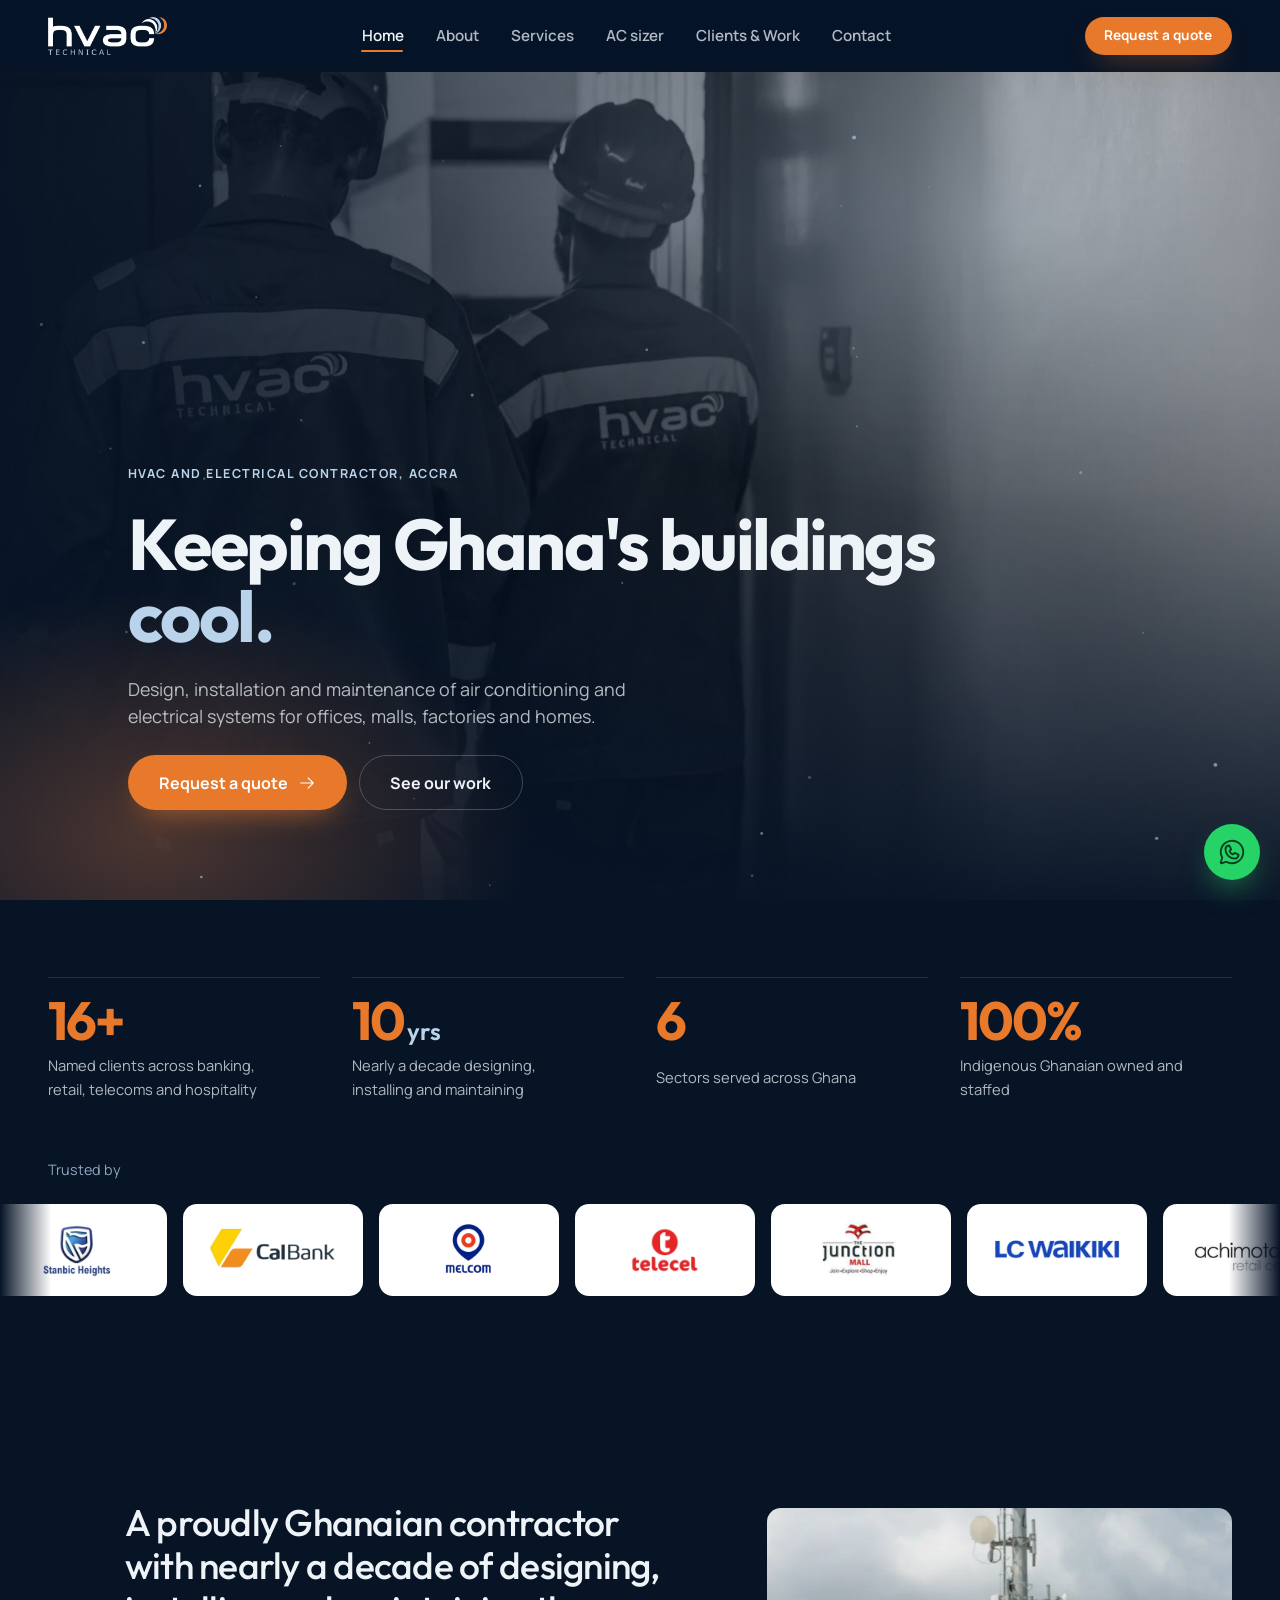
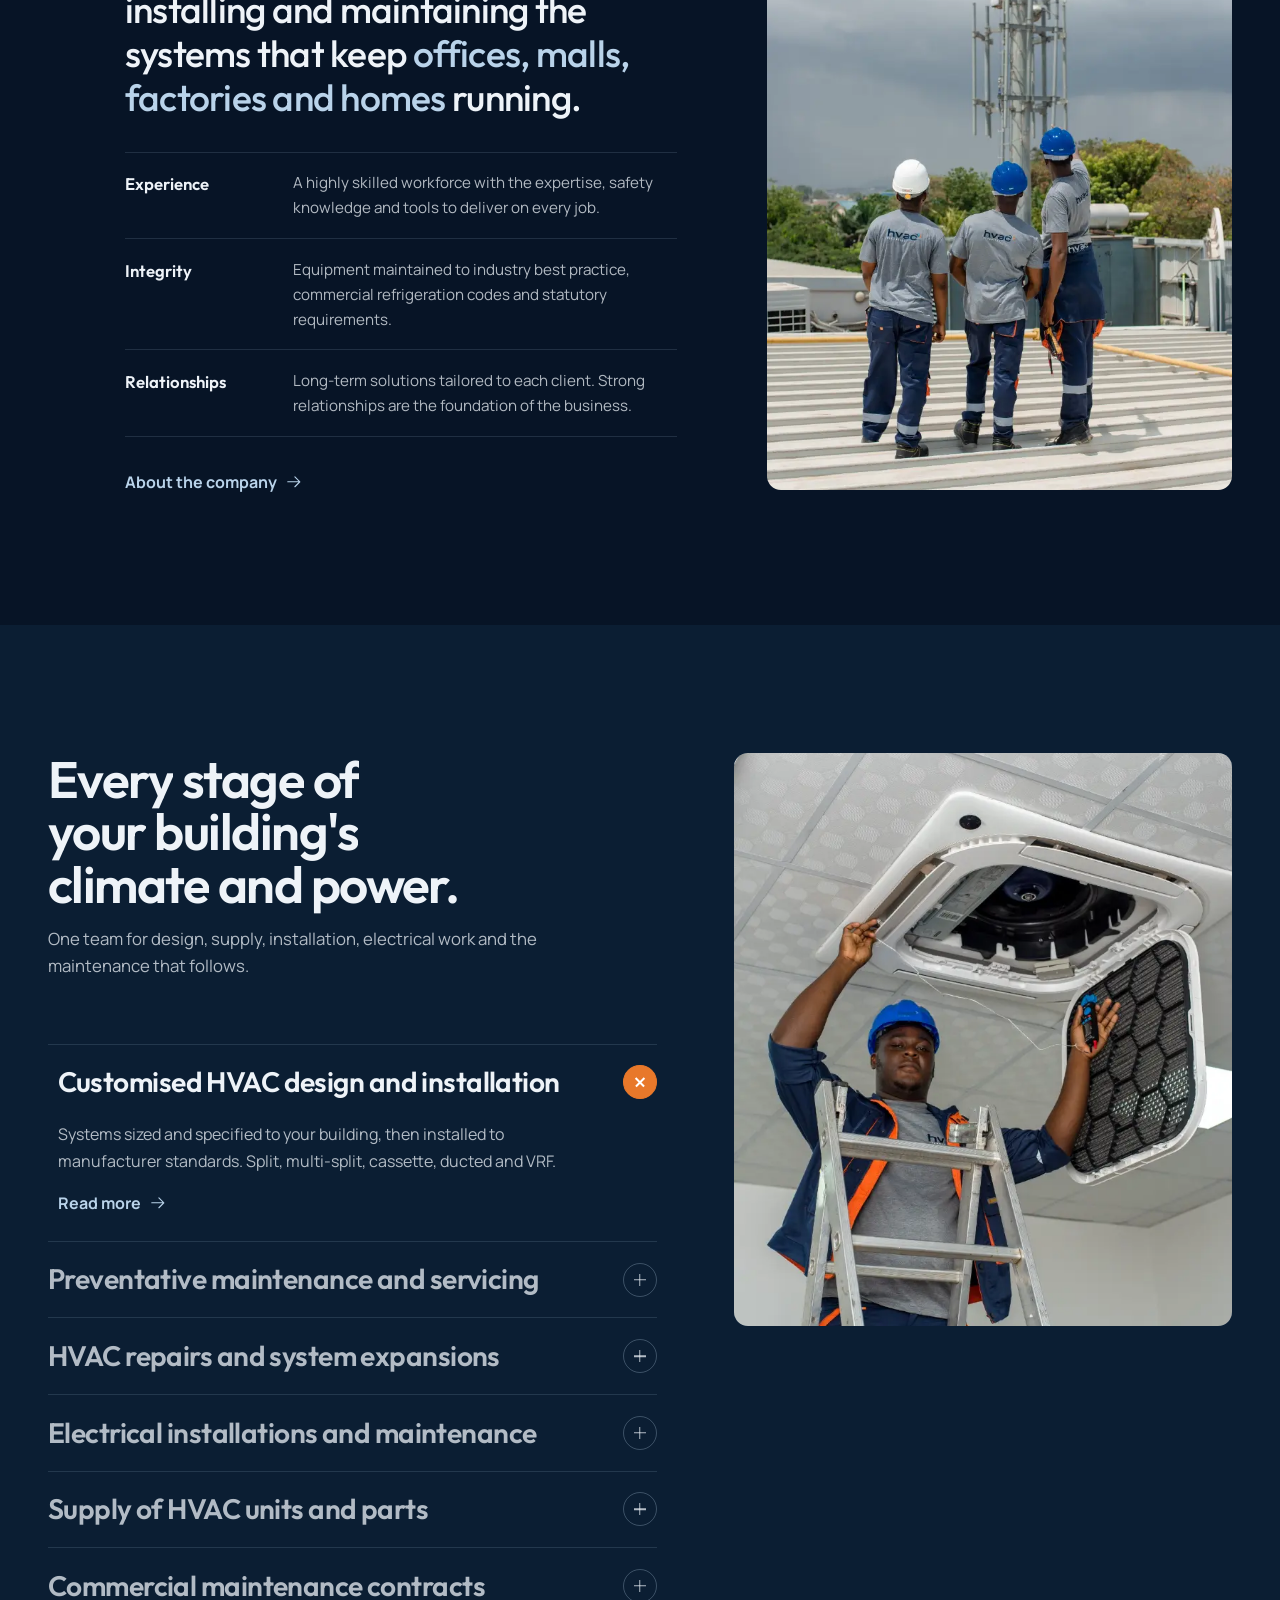
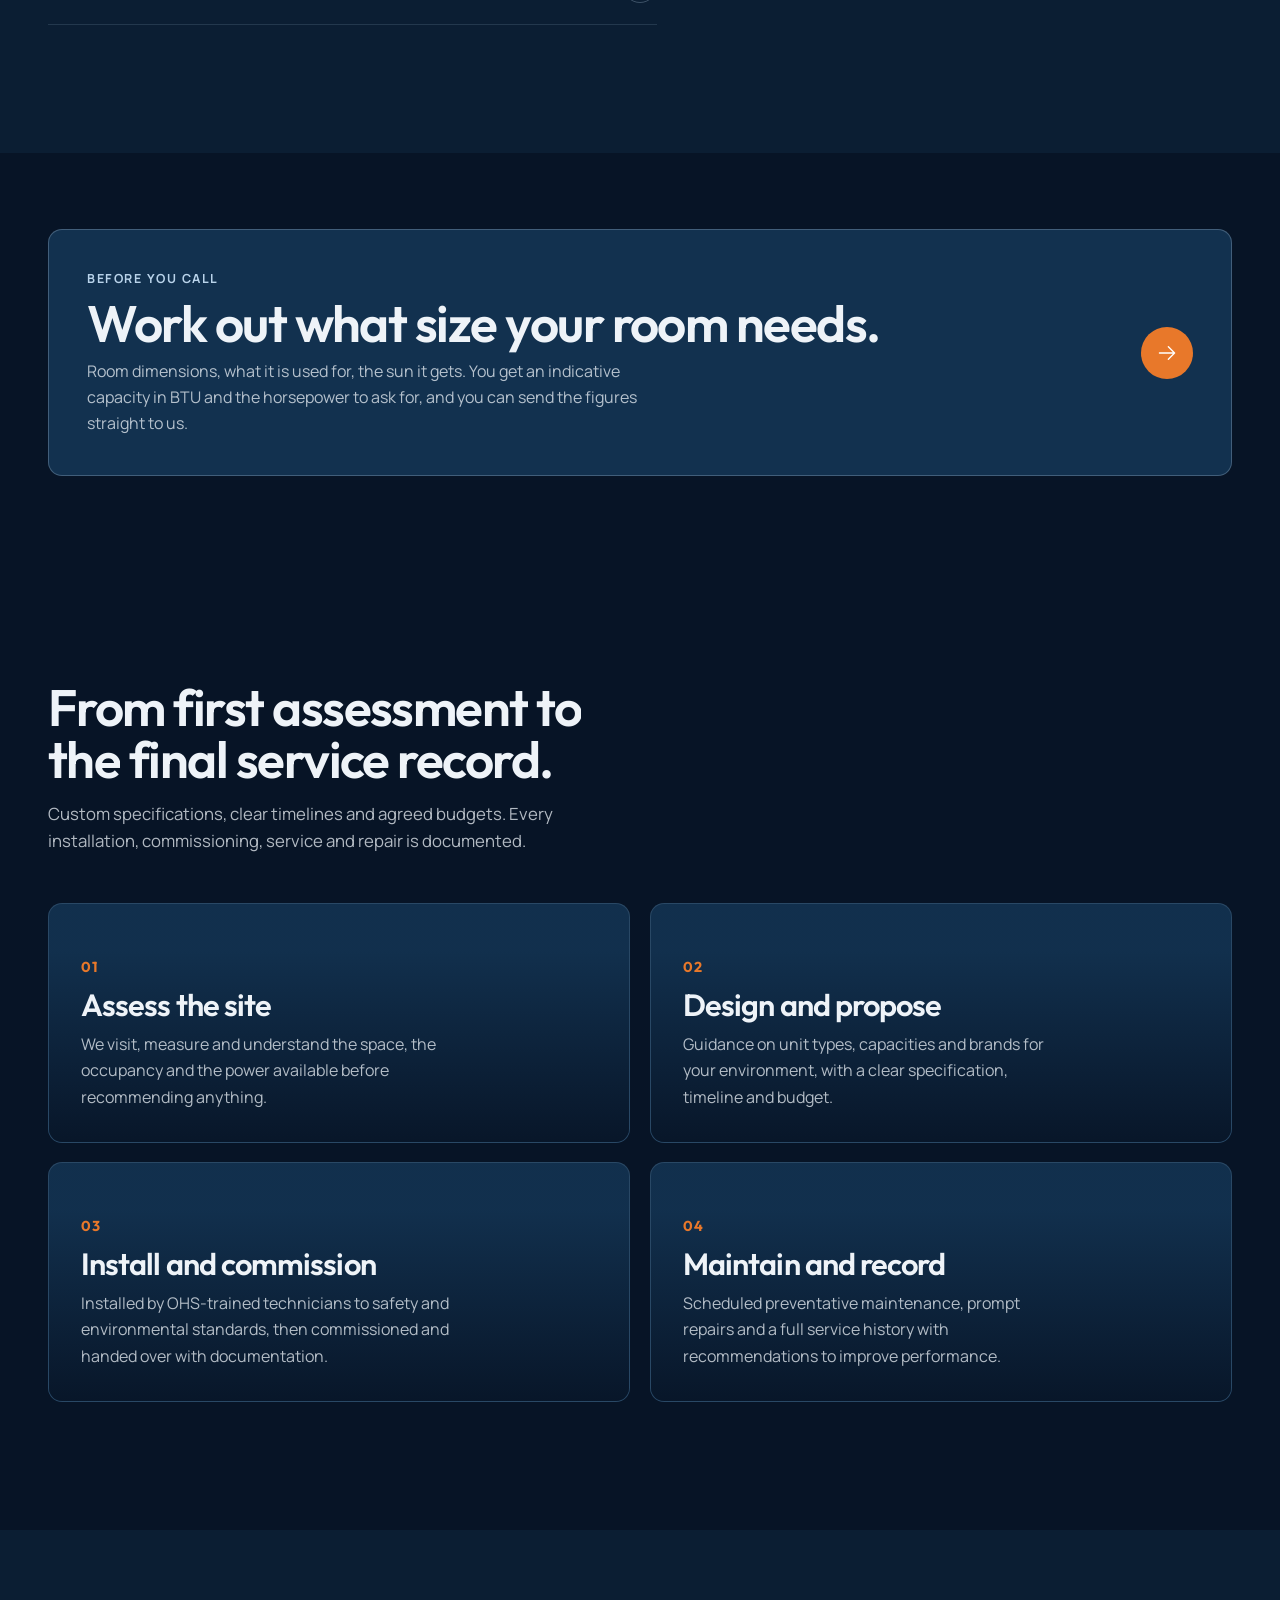
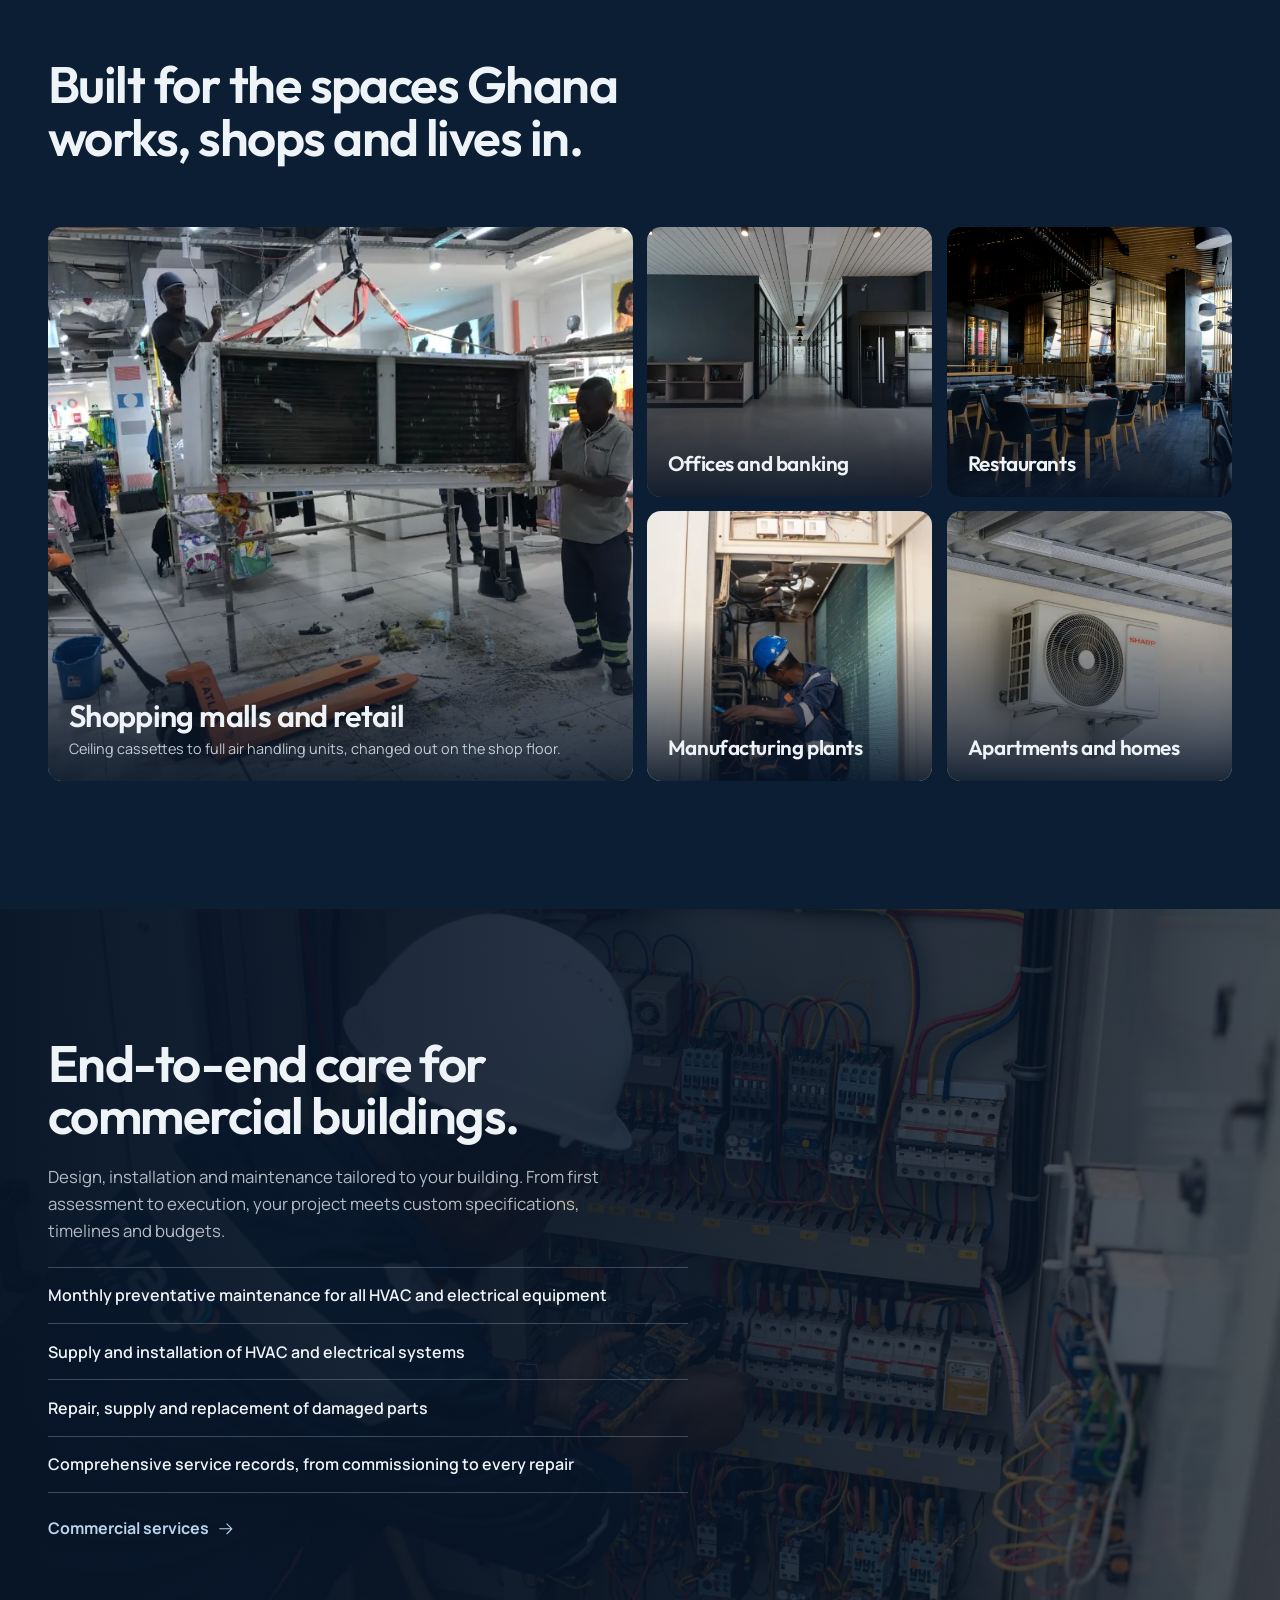
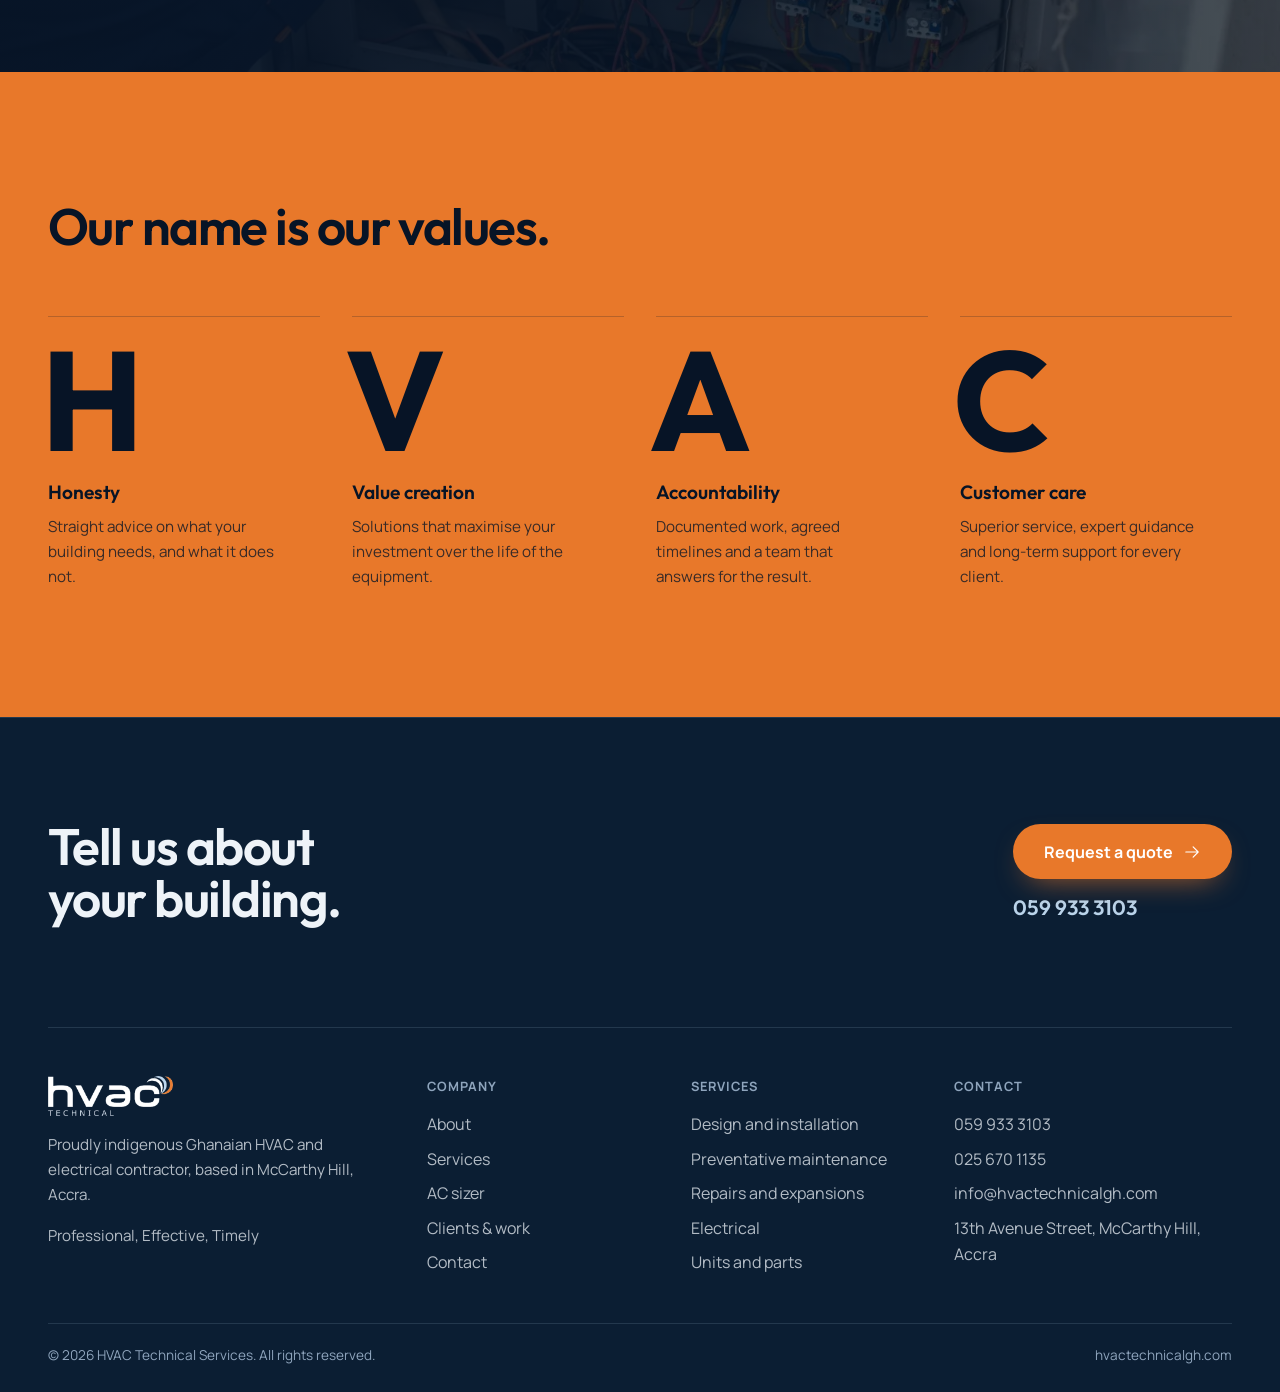
<file: index.html>
<!DOCTYPE html>
<html lang="en-GH">
<head>
  <meta charset="utf-8">
  <meta name="viewport" content="width=device-width, initial-scale=1">
  <title>HVAC Technical Services | Air Conditioning & Electrical Contractor, Accra, Ghana</title>
  <meta name="description" content="HVAC Technical Services is a proudly indigenous Ghanaian contractor with nearly a decade of expertise designing, installing and maintaining HVAC and electrical systems for offices, malls, factories, restaurants and homes across Ghana.">
  <link rel="canonical" href="https://hvactechnicalgh.com/">
  <meta property="og:type" content="website">
  <meta property="og:title" content="HVAC Technical Services | Professional, Effective, Timely">
  <meta property="og:description" content="Design, installation, maintenance and repair of HVAC and electrical systems across Ghana. Trusted by Stanbic Heights, CalBank, Melcom, Telecel and more.">
  <meta property="og:image" content="https://hvactechnicalgh.com/assets/img/og.jpg">
  <meta property="og:url" content="https://hvactechnicalgh.com/">
  <meta name="theme-color" content="#071426">
  <link rel="icon" href="assets/img/favicon.svg" type="image/svg+xml">
  <link rel="icon" href="/favicon.ico" sizes="32x32">
  <link rel="apple-touch-icon" href="assets/img/apple-touch-icon.png">
  <link rel="preload" as="font" type="font/woff2" crossorigin href="assets/fonts/outfit-var-latin.woff2">
  <link rel="preload" as="font" type="font/woff2" crossorigin href="assets/fonts/manrope-var-latin.woff2">
  <link rel="stylesheet" href="assets/css/main.css">
  <script type="application/ld+json">
  {
    "@context": "https://schema.org",
    "@type": "HVACBusiness",
    "name": "HVAC Technical Services",
    "alternateName": "HVAC Technical GH",
    "url": "https://hvactechnicalgh.com",
    "logo": "https://hvactechnicalgh.com/assets/img/logo.png",
    "image": "https://hvactechnicalgh.com/assets/img/og.jpg",
    "slogan": "Professional, Effective, Timely",
    "description": "Indigenous Ghanaian HVAC and electrical contractor. Customised HVAC design and installation, preventative maintenance and servicing, repairs and system expansions, electrical installations and maintenance, supply of HVAC units and parts.",
    "telephone": "+233599333103",
    "email": "info@hvactechnicalgh.com",
    "address": { "@type": "PostalAddress", "streetAddress": "13th Avenue Street, McCarthy Hill", "addressLocality": "Accra", "addressCountry": "GH" },
    "areaServed": "Ghana",
    "founder": { "@type": "Person", "name": "Mohammed Abdulai", "jobTitle": "Technical Director" },
    "sameAs": ["https://wa.me/233599333103"]
  }
  </script>
</head>
<body>

  <a class="sr-only" href="#main">Skip to content</a>

  <header class="nav">
    <div class="container">
      <a class="nav__logo" href="index.html" aria-label="HVAC Technical Services, home">
        <img src="assets/img/logo-dark.webp" alt="HVAC Technical Services" width="120" height="38">
      </a>
      <nav class="nav__links" aria-label="Primary">
        <a href="index.html">Home</a>
        <a href="about.html">About</a>
        <a href="services.html">Services</a>
        <a href="sizer.html">AC sizer</a>
        <a href="work.html">Clients &amp; Work</a>
        <a href="contact.html">Contact</a>
      </nav>
      <div class="nav__actions">
        <a class="btn btn--primary btn--sm" href="contact.html#quote">Request a quote</a>
      </div>
      <button class="nav__burger" type="button" aria-label="Open menu" aria-expanded="false" aria-controls="drawer"><svg class="icon" viewBox="0 0 256 256" fill="currentColor" aria-hidden="true"><path d="M224,128a8,8,0,0,1-8,8H40a8,8,0,0,1,0-16H216A8,8,0,0,1,224,128ZM40,72H216a8,8,0,0,0,0-16H40a8,8,0,0,0,0,16ZM216,184H40a8,8,0,0,0,0,16H216a8,8,0,0,0,0-16Z"/></svg></button>
    </div>
  </header>

  <div class="drawer" id="drawer" data-open="false" aria-hidden="true">
    <div class="drawer__top">
      <img src="assets/img/logo-dark.webp" alt="HVAC Technical Services" width="114" height="36">
      <button class="drawer__close" type="button" aria-label="Close menu"><svg class="icon" viewBox="0 0 256 256" fill="currentColor" aria-hidden="true"><path d="M205.66,194.34a8,8,0,0,1-11.32,11.32L128,139.31,61.66,205.66a8,8,0,0,1-11.32-11.32L116.69,128,50.34,61.66A8,8,0,0,1,61.66,50.34L128,116.69l66.34-66.35a8,8,0,0,1,11.32,11.32L139.31,128Z"/></svg></button>
    </div>
    <nav class="drawer__links" aria-label="Mobile">
      <a href="index.html">Home</a>
      <a href="about.html">About</a>
      <a href="services.html">Services</a>
      <a href="sizer.html">AC sizer</a>
      <a href="work.html">Clients &amp; Work</a>
      <a href="contact.html">Contact</a>
    </nav>
    <div class="drawer__foot">
      <a class="btn btn--primary btn--lg" href="contact.html#quote">Request a quote</a>
      <a class="btn btn--ghost btn--lg" href="tel:+233599333103">Call 059 933 3103</a>
      <p class="small">Professional, Effective, Timely</p>
    </div>
  </div>

  <main id="main">

    <!-- Hero -->
    <section class="hero">
      <div class="hero__media"><div class="hero__shift"><img src="assets/img/hero-crew.webp" srcset="assets/img/hero-crew-700.webp 700w, assets/img/hero-crew-950.webp 950w, assets/img/hero-crew.webp 1600w" sizes="100vw" alt="" width="1600" height="1068" fetchpriority="high"></div></div>
      <div class="hero__scrim" aria-hidden="true"></div>
      <div class="hero__glow" aria-hidden="true"></div>
      <canvas class="hero__air" aria-hidden="true"></canvas>
      <div class="container hero__content">
        <p class="eyebrow">HVAC and electrical contractor, Accra</p>
        <h1 class="h1 hero__title">
          <span class="line"><span style="--i:0">Keeping Ghana's buildings</span></span>
          <span class="line"><span style="--i:1"><em class="rotator" data-words="cool.|powered.|running.|comfortable.">cool.</em></span></span>
        </h1>
        <p class="hero__lede">Design, installation and maintenance of air conditioning and electrical systems for offices, malls, factories and homes.</p>
        <div class="hero__actions">
          <a class="btn btn--primary btn--lg" href="contact.html#quote">Request a quote <svg class="icon" viewBox="0 0 256 256" fill="currentColor" aria-hidden="true"><path d="M221.66,133.66l-72,72a8,8,0,0,1-11.32-11.32L196.69,136H40a8,8,0,0,1,0-16H196.69L138.34,61.66a8,8,0,0,1,11.32-11.32l72,72A8,8,0,0,1,221.66,133.66Z"/></svg></a>
          <a class="btn btn--ghost btn--lg" href="work.html">See our work</a>
        </div>
      </div>
    </section>

    <!-- Numbers + trusted by -->
    <section class="section--tight" aria-label="Company facts and clients">
      <div class="container">
        <ul class="stats reveal">
          <li><strong><span data-count="16">16</span>+</strong><span>Named clients across banking, retail, telecoms and hospitality</span></li>
          <li><strong><span data-count="10">10</span><small>yrs</small></strong><span>Nearly a decade designing, installing and maintaining</span></li>
          <li><strong><span data-count="6">6</span></strong><span>Sectors served across Ghana</span></li>
          <li><strong>100%</strong><span>Indigenous Ghanaian owned and staffed</span></li>
        </ul>
      </div>
      <div class="container" style="margin:3.5rem 0 1.4rem"><p class="small">Trusted by</p></div>
      <div class="rail-wrap">
        <div class="rail" id="client-rail" role="region" aria-label="Clients, scroll or swipe" tabindex="0">
          <ul class="rail__track">
            <li class="rail__item"><img src="assets/img/clients/stanbic-heights.webp" alt="Stanbic Heights" loading="lazy"></li>
            <li class="rail__item"><img src="assets/img/clients/calbank.webp" alt="CalBank" loading="lazy"></li>
            <li class="rail__item"><img src="assets/img/clients/melcom.webp" alt="Melcom" loading="lazy"></li>
            <li class="rail__item"><img src="assets/img/clients/telecel.webp" alt="Telecel" loading="lazy"></li>
            <li class="rail__item"><img src="assets/img/clients/junction-mall.webp" alt="The Junction Mall" loading="lazy"></li>
            <li class="rail__item"><img src="assets/img/clients/lc-waikiki.webp" alt="LC Waikiki" loading="lazy"></li>
            <li class="rail__item"><img src="assets/img/clients/achimota-retail-centre.webp" alt="Achimota Retail Centre" loading="lazy"></li>
            <li class="rail__item"><img src="assets/img/clients/ghana-shippers-authority.webp" alt="Ghana Shippers' Authority" loading="lazy"></li>
            <li class="rail__item"><img src="assets/img/clients/pizza-inn.webp" alt="Pizza Inn" loading="lazy"></li>
            <li class="rail__item"><img src="assets/img/clients/ac-mall.webp" alt="A&amp;C Mall" loading="lazy"></li>
            <li class="rail__item"><img src="assets/img/clients/rocomamas.webp" alt="Rocomamas" loading="lazy"></li>
            <li class="rail__item"><img src="assets/img/clients/ac-corner.webp" alt="A&amp;C Corner" loading="lazy"></li>
            <!-- second pass of the same logos so the drift can loop with no seam -->
            <li class="rail__item" aria-hidden="true"><img src="assets/img/clients/stanbic-heights.webp" alt="" loading="lazy"></li>
            <li class="rail__item" aria-hidden="true"><img src="assets/img/clients/calbank.webp" alt="" loading="lazy"></li>
            <li class="rail__item" aria-hidden="true"><img src="assets/img/clients/melcom.webp" alt="" loading="lazy"></li>
            <li class="rail__item" aria-hidden="true"><img src="assets/img/clients/telecel.webp" alt="" loading="lazy"></li>
            <li class="rail__item" aria-hidden="true"><img src="assets/img/clients/junction-mall.webp" alt="" loading="lazy"></li>
            <li class="rail__item" aria-hidden="true"><img src="assets/img/clients/lc-waikiki.webp" alt="" loading="lazy"></li>
            <li class="rail__item" aria-hidden="true"><img src="assets/img/clients/achimota-retail-centre.webp" alt="" loading="lazy"></li>
            <li class="rail__item" aria-hidden="true"><img src="assets/img/clients/ghana-shippers-authority.webp" alt="" loading="lazy"></li>
            <li class="rail__item" aria-hidden="true"><img src="assets/img/clients/pizza-inn.webp" alt="" loading="lazy"></li>
            <li class="rail__item" aria-hidden="true"><img src="assets/img/clients/ac-mall.webp" alt="" loading="lazy"></li>
            <li class="rail__item" aria-hidden="true"><img src="assets/img/clients/rocomamas.webp" alt="" loading="lazy"></li>
            <li class="rail__item" aria-hidden="true"><img src="assets/img/clients/ac-corner.webp" alt="" loading="lazy"></li>
          </ul>
        </div>
        <button class="rail__btn rail__btn--prev" type="button" data-rail="prev" aria-label="Previous clients" aria-controls="client-rail"><svg class="icon" viewBox="0 0 256 256" fill="currentColor" aria-hidden="true"><path d="M221.66,133.66l-72,72a8,8,0,0,1-11.32-11.32L196.69,136H40a8,8,0,0,1,0-16H196.69L138.34,61.66a8,8,0,0,1,11.32-11.32l72,72A8,8,0,0,1,221.66,133.66Z"/></svg></button>
        <button class="rail__btn rail__btn--next" type="button" data-rail="next" aria-label="Next clients" aria-controls="client-rail"><svg class="icon" viewBox="0 0 256 256" fill="currentColor" aria-hidden="true"><path d="M221.66,133.66l-72,72a8,8,0,0,1-11.32-11.32L196.69,136H40a8,8,0,0,1,0-16H196.69L138.34,61.66a8,8,0,0,1,11.32-11.32l72,72A8,8,0,0,1,221.66,133.66Z"/></svg></button>
      </div>
    </section>

    <!-- Manifesto -->
    <section class="section" aria-labelledby="who">
      <div class="container manifesto">
        <div class="manifesto__text">
          <h2 class="statement reveal" id="who">A proudly Ghanaian contractor with nearly a decade of designing, installing and maintaining the systems that keep <em>offices, malls, factories and homes</em> running.</h2>
          <ul class="manifesto__facts reveal" style="--i:1">
            <li><strong>Experience</strong><p>A highly skilled workforce with the expertise, safety knowledge and tools to deliver on every job.</p></li>
            <li><strong>Integrity</strong><p>Equipment maintained to industry best practice, commercial refrigeration codes and statutory requirements.</p></li>
            <li><strong>Relationships</strong><p>Long-term solutions tailored to each client. Strong relationships are the foundation of the business.</p></li>
          </ul>
          <a class="link reveal" style="--i:2" href="about.html">About the company <svg class="icon" viewBox="0 0 256 256" fill="currentColor" aria-hidden="true"><path d="M221.66,133.66l-72,72a8,8,0,0,1-11.32-11.32L196.69,136H40a8,8,0,0,1,0-16H196.69L138.34,61.66a8,8,0,0,1,11.32-11.32l72,72A8,8,0,0,1,221.66,133.66Z"/></svg></a>
        </div>
        <figure class="portrait reveal" style="--i:1">
          <img src="assets/img/tech-rooftop.webp" srcset="assets/img/tech-rooftop-700.webp 700w, assets/img/tech-rooftop-950.webp 950w, assets/img/tech-rooftop.webp 1068w" sizes="(max-width: 959px) 93vw, 37vw" alt="Three HVAC Technical Services technicians surveying rooftop plant beside a telecom mast in Accra" width="1068" height="1600" loading="lazy">
        </figure>
      </div>
    </section>

    <!-- Services -->
    <section class="section section--raised" aria-labelledby="services">
      <div class="container svc">
        <div>
          <div class="head">
            <h2 class="h2 reveal" id="services">Every stage of your building's climate and power.</h2>
            <p class="lede reveal" style="--i:1">One team for design, supply, installation, electrical work and the maintenance that follows.</p>
          </div>
          <div class="svc__rows reveal" style="--i:2">
            <button class="svc__row" type="button" data-img="install" aria-expanded="true" aria-controls="svc-1"><span class="svc__title">Customised HVAC design and installation</span><span class="svc__plus" aria-hidden="true"></span></button>
            <div class="svc__panel is-open" id="svc-1"><div>
              <img src="assets/img/install-cassette.webp" srcset="assets/img/install-cassette-700.webp 700w, assets/img/install-cassette-950.webp 950w, assets/img/install-cassette.webp 1068w" sizes="93vw" alt="" loading="lazy">
              <p>Systems sized and specified to your building, then installed to manufacturer standards. Split, multi-split, cassette, ducted and VRF.</p>
              <a class="link" href="services.html#design-installation">Read more <svg class="icon" viewBox="0 0 256 256" fill="currentColor" aria-hidden="true"><path d="M221.66,133.66l-72,72a8,8,0,0,1-11.32-11.32L196.69,136H40a8,8,0,0,1,0-16H196.69L138.34,61.66a8,8,0,0,1,11.32-11.32l72,72A8,8,0,0,1,221.66,133.66Z"/></svg></a>
            </div></div>

            <button class="svc__row" type="button" data-img="maintain" aria-expanded="false" aria-controls="svc-2"><span class="svc__title">Preventative maintenance and servicing</span><span class="svc__plus" aria-hidden="true"></span></button>
            <div class="svc__panel" id="svc-2"><div>
              <img data-src="assets/img/service-condensers.webp" data-srcset="assets/img/service-condensers-700.webp 700w, assets/img/service-condensers-950.webp 950w, assets/img/service-condensers.webp 1600w" sizes="93vw" alt="" loading="lazy">
              <p>Scheduled servicing that keeps units efficient, extends their lifespan and catches faults before they become failures.</p>
              <a class="link" href="services.html#maintenance">Read more <svg class="icon" viewBox="0 0 256 256" fill="currentColor" aria-hidden="true"><path d="M221.66,133.66l-72,72a8,8,0,0,1-11.32-11.32L196.69,136H40a8,8,0,0,1,0-16H196.69L138.34,61.66a8,8,0,0,1,11.32-11.32l72,72A8,8,0,0,1,221.66,133.66Z"/></svg></a>
            </div></div>

            <button class="svc__row" type="button" data-img="repair" aria-expanded="false" aria-controls="svc-3"><span class="svc__title">HVAC repairs and system expansions</span><span class="svc__plus" aria-hidden="true"></span></button>
            <div class="svc__panel" id="svc-3"><div>
              <img data-src="assets/img/service-fan.webp" data-srcset="assets/img/service-fan-700.webp 700w, assets/img/service-fan-950.webp 950w, assets/img/service-fan.webp 1200w" sizes="93vw" alt="" loading="lazy">
              <p>Root-cause diagnosis, replacement of damaged parts and expansions when your building or occupancy grows.</p>
              <a class="link" href="services.html#repairs">Read more <svg class="icon" viewBox="0 0 256 256" fill="currentColor" aria-hidden="true"><path d="M221.66,133.66l-72,72a8,8,0,0,1-11.32-11.32L196.69,136H40a8,8,0,0,1,0-16H196.69L138.34,61.66a8,8,0,0,1,11.32-11.32l72,72A8,8,0,0,1,221.66,133.66Z"/></svg></a>
            </div></div>

            <button class="svc__row" type="button" data-img="electrical" aria-expanded="false" aria-controls="svc-4"><span class="svc__title">Electrical installations and maintenance</span><span class="svc__plus" aria-hidden="true"></span></button>
            <div class="svc__panel" id="svc-4"><div>
              <img data-src="assets/img/work-panel.webp" data-srcset="assets/img/work-panel-700.webp 700w, assets/img/work-panel-950.webp 950w, assets/img/work-panel.webp 1600w" sizes="93vw" alt="" loading="lazy">
              <p>Power distribution, wiring, isolators and control circuits for HVAC and building services, by the same team.</p>
              <a class="link" href="services.html#electrical">Read more <svg class="icon" viewBox="0 0 256 256" fill="currentColor" aria-hidden="true"><path d="M221.66,133.66l-72,72a8,8,0,0,1-11.32-11.32L196.69,136H40a8,8,0,0,1,0-16H196.69L138.34,61.66a8,8,0,0,1,11.32-11.32l72,72A8,8,0,0,1,221.66,133.66Z"/></svg></a>
            </div></div>

            <button class="svc__row" type="button" data-img="supply" aria-expanded="false" aria-controls="svc-5"><span class="svc__title">Supply of HVAC units and parts</span><span class="svc__plus" aria-hidden="true"></span></button>
            <div class="svc__panel" id="svc-5"><div>
              <img data-src="assets/img/vrf-service.webp" data-srcset="assets/img/vrf-service-450.webp 450w, assets/img/vrf-service-700.webp 700w, assets/img/vrf-service.webp 960w" sizes="93vw" alt="" loading="lazy">
              <p>Quality units, compressors, fans, filters and spares at competitive rates, with installation available.</p>
              <a class="link" href="services.html#supply">Read more <svg class="icon" viewBox="0 0 256 256" fill="currentColor" aria-hidden="true"><path d="M221.66,133.66l-72,72a8,8,0,0,1-11.32-11.32L196.69,136H40a8,8,0,0,1,0-16H196.69L138.34,61.66a8,8,0,0,1,11.32-11.32l72,72A8,8,0,0,1,221.66,133.66Z"/></svg></a>
            </div></div>

            <button class="svc__row" type="button" data-img="contracts" aria-expanded="false" aria-controls="svc-6"><span class="svc__title">Commercial maintenance contracts</span><span class="svc__plus" aria-hidden="true"></span></button>
            <div class="svc__panel" id="svc-6"><div>
              <img data-src="assets/img/team-drawings.webp" data-srcset="assets/img/team-drawings-700.webp 700w, assets/img/team-drawings-950.webp 950w, assets/img/team-drawings.webp 1600w" sizes="93vw" alt="" loading="lazy">
              <p>Monthly preventative maintenance for all HVAC and electrical equipment, with full service records and performance recommendations.</p>
              <a class="link" href="services.html#commercial">Read more <svg class="icon" viewBox="0 0 256 256" fill="currentColor" aria-hidden="true"><path d="M221.66,133.66l-72,72a8,8,0,0,1-11.32-11.32L196.69,136H40a8,8,0,0,1,0-16H196.69L138.34,61.66a8,8,0,0,1,11.32-11.32l72,72A8,8,0,0,1,221.66,133.66Z"/></svg></a>
            </div></div>
          </div>
        </div>
        <div class="svc__media reveal" style="--i:1">
          <div class="svc__frame">
            <img data-key="install" src="assets/img/install-cassette.webp" srcset="assets/img/install-cassette-700.webp 700w, assets/img/install-cassette-950.webp 950w, assets/img/install-cassette.webp 1068w" sizes="39vw" alt="Technician servicing a ceiling cassette unit from a stepladder" width="1068" height="1600" loading="lazy">
            <img data-key="maintain" data-src="assets/img/service-condensers.webp" data-srcset="assets/img/service-condensers-700.webp 700w, assets/img/service-condensers-950.webp 950w, assets/img/service-condensers.webp 1600w" sizes="41vw" alt="Three technicians servicing Carrier VRF outdoor units" width="1600" height="1068" loading="lazy">
            <img data-key="repair" data-src="assets/img/service-fan.webp" data-srcset="assets/img/service-fan-700.webp 700w, assets/img/service-fan-950.webp 950w, assets/img/service-fan.webp 1200w" sizes="41vw" alt="Technicians repairing a condenser fan assembly" width="1136" height="1062" loading="lazy">
            <img data-key="electrical" data-src="assets/img/work-panel.webp" data-srcset="assets/img/work-panel-700.webp 700w, assets/img/work-panel-950.webp 950w, assets/img/work-panel.webp 1600w" sizes="41vw" alt="Technician working inside an open HVAC control panel" width="1600" height="1068" loading="lazy">
            <img data-key="supply" data-src="assets/img/vrf-service.webp" data-srcset="assets/img/vrf-service-450.webp 450w, assets/img/vrf-service-700.webp 700w, assets/img/vrf-service.webp 960w" sizes="41vw" alt="Two technicians working on open Carrier VRF outdoor units" width="960" height="1280" loading="lazy">
            <img data-key="contracts" data-src="assets/img/team-drawings.webp" data-srcset="assets/img/team-drawings-700.webp 700w, assets/img/team-drawings-950.webp 950w, assets/img/team-drawings.webp 1600w" sizes="41vw" alt="Two technicians reviewing equipment documentation on site" width="1600" height="1068" loading="lazy">
          </div>
        </div>
      </div>
    </section>

    <!-- Sizer promo -->
    <section class="section--tight" aria-labelledby="sizer-promo">
      <div class="container">
        <a class="promo reveal" href="sizer.html">
          <div class="promo__body">
            <p class="eyebrow">Before you call</p>
            <h2 class="h2" id="sizer-promo">Work out what size your room needs.</h2>
            <p>Room dimensions, what it is used for, the sun it gets. You get an indicative capacity in BTU and the horsepower to ask for, and you can send the figures straight to us.</p>
          </div>
          <span class="promo__go" aria-hidden="true"><svg class="icon" viewBox="0 0 256 256" fill="currentColor" aria-hidden="true"><path d="M221.66,133.66l-72,72a8,8,0,0,1-11.32-11.32L196.69,136H40a8,8,0,0,1,0-16H196.69L138.34,61.66a8,8,0,0,1,11.32-11.32l72,72A8,8,0,0,1,221.66,133.66Z"/></svg></span>
        </a>
      </div>
    </section>

    <!-- Process: four steps -->
    <section class="process" aria-labelledby="process">
      <div class="process__pad">
        <div class="process__inner">
          <div class="head">
            <h2 class="h2 reveal" id="process">From first assessment to the final service record.</h2>
            <p class="lede reveal" style="--i:1">Custom specifications, clear timelines and agreed budgets. Every installation, commissioning, service and repair is documented.</p>
          </div>
          <ol class="process__cards">
            <li class="pcard">
              <div class="pcard__body"><h3>Assess the site</h3><p>We visit, measure and understand the space, the occupancy and the power available before recommending anything.</p></div>
            </li>
            <li class="pcard">
              <div class="pcard__body"><h3>Design and propose</h3><p>Guidance on unit types, capacities and brands for your environment, with a clear specification, timeline and budget.</p></div>
            </li>
            <li class="pcard">
              <div class="pcard__body"><h3>Install and commission</h3><p>Installed by OHS-trained technicians to safety and environmental standards, then commissioned and handed over with documentation.</p></div>
            </li>
            <li class="pcard">
              <div class="pcard__body"><h3>Maintain and record</h3><p>Scheduled preventative maintenance, prompt repairs and a full service history with recommendations to improve performance.</p></div>
            </li>
          </ol>
        </div>
      </div>
    </section>

    <!-- Sectors -->
    <section class="section section--raised" aria-labelledby="sectors">
      <div class="container">
        <div class="head">
          <h2 class="h2 reveal" id="sectors">Built for the spaces Ghana works, shops and lives in.</h2>
        </div>
        <div class="bento reveal" style="--i:1">
          <a class="tile tile--retail" href="work.html#retail">
            <img src="assets/img/retail-ahu.webp" srcset="assets/img/retail-ahu-450.webp 450w, assets/img/retail-ahu-700.webp 700w, assets/img/retail-ahu.webp 960w" sizes="(max-width: 959px) 86vw, 46vw" alt="" width="960" height="1280" loading="lazy">
            <div class="tile__body"><h3>Shopping malls and retail</h3><p>Ceiling cassettes to full air handling units, changed out on the shop floor.</p></div>
          </a>
          <a class="tile tile--offices" href="work.html#offices">
            <img src="assets/img/sector-offices.webp" srcset="assets/img/sector-offices-700.webp 700w, assets/img/sector-offices-950.webp 950w, assets/img/sector-offices.webp 1280w" sizes="(max-width: 959px) 86vw, 24vw" alt="" loading="lazy">
            <div class="tile__body"><h3>Offices and banking</h3></div>
          </a>
          <a class="tile tile--hosp" href="work.html#hospitality">
            <img src="assets/img/sector-restaurants.webp" srcset="assets/img/sector-restaurants-700.webp 700w, assets/img/sector-restaurants-950.webp 950w, assets/img/sector-restaurants.webp 1280w" sizes="(max-width: 959px) 86vw, 24vw" alt="" loading="lazy">
            <div class="tile__body"><h3>Restaurants</h3></div>
          </a>
          <a class="tile tile--industrial" href="work.html#industrial">
            <img src="assets/img/plant-internals.webp" srcset="assets/img/plant-internals-700.webp 700w, assets/img/plant-internals-950.webp 950w, assets/img/plant-internals.webp 1068w" sizes="(max-width: 959px) 86vw, 24vw" alt="" loading="lazy">
            <div class="tile__body"><h3>Manufacturing plants</h3></div>
          </a>
          <a class="tile tile--residential" href="work.html#residential">
            <img src="assets/img/outdoor-unit.webp" srcset="assets/img/outdoor-unit-700.webp 700w, assets/img/outdoor-unit-950.webp 950w, assets/img/outdoor-unit.webp 1200w" sizes="(max-width: 959px) 86vw, 24vw" alt="" loading="lazy">
            <div class="tile__body"><h3>Apartments and homes</h3></div>
          </a>
        </div>
      </div>
    </section>

    <!-- Commercial band -->
    <section class="band section" aria-labelledby="commercial">
      <div class="band__media"><img src="assets/img/panel-meter.webp" srcset="assets/img/panel-meter-700.webp 700w, assets/img/panel-meter-950.webp 950w, assets/img/panel-meter.webp 1600w" sizes="(max-width: 959px) 100vw, 100vw" alt="" width="1600" height="1068" loading="lazy"></div>
      <div class="container">
        <div class="band__inner">
          <h2 class="h2 reveal" id="commercial">End-to-end care for commercial buildings.</h2>
          <p class="lede reveal" style="--i:1">Design, installation and maintenance tailored to your building. From first assessment to execution, your project meets custom specifications, timelines and budgets.</p>
          <ul class="list reveal" style="--i:2">
            <li>Monthly preventative maintenance for all HVAC and electrical equipment</li>
            <li>Supply and installation of HVAC and electrical systems</li>
            <li>Repair, supply and replacement of damaged parts</li>
            <li>Comprehensive service records, from commissioning to every repair</li>
          </ul>
          <div class="reveal" style="--i:3"><a class="link" href="services.html#commercial">Commercial services <svg class="icon" viewBox="0 0 256 256" fill="currentColor" aria-hidden="true"><path d="M221.66,133.66l-72,72a8,8,0,0,1-11.32-11.32L196.69,136H40a8,8,0,0,1,0-16H196.69L138.34,61.66a8,8,0,0,1,11.32-11.32l72,72A8,8,0,0,1,221.66,133.66Z"/></svg></a></div>
        </div>
      </div>
    </section>

    <!-- Values: the one colour block on the page -->
    <section class="section section--orange" aria-labelledby="values">
      <div class="container">
        <div class="head">
          <h2 class="h2 reveal" id="values">Our name is our values.</h2>
        </div>
        <ul class="vals reveal" style="--i:1">
          <li><span class="vals__letter" aria-hidden="true">H</span><strong>Honesty</strong><p>Straight advice on what your building needs, and what it does not.</p></li>
          <li><span class="vals__letter" aria-hidden="true">V</span><strong>Value creation</strong><p>Solutions that maximise your investment over the life of the equipment.</p></li>
          <li><span class="vals__letter" aria-hidden="true">A</span><strong>Accountability</strong><p>Documented work, agreed timelines and a team that answers for the result.</p></li>
          <li><span class="vals__letter" aria-hidden="true">C</span><strong>Customer care</strong><p>Superior service, expert guidance and long-term support for every client.</p></li>
        </ul>
      </div>
    </section>

  </main>

  <footer class="footer">
    <div class="container">
      <div class="footer__cta">
        <h2 class="h2 reveal">Tell us about your building.</h2>
        <div class="footer__cta-actions reveal" style="--i:1">
          <a class="btn btn--primary btn--lg" href="contact.html#quote">Request a quote <svg class="icon" viewBox="0 0 256 256" fill="currentColor" aria-hidden="true"><path d="M221.66,133.66l-72,72a8,8,0,0,1-11.32-11.32L196.69,136H40a8,8,0,0,1,0-16H196.69L138.34,61.66a8,8,0,0,1,11.32-11.32l72,72A8,8,0,0,1,221.66,133.66Z"/></svg></a>
          <a class="plain" href="tel:+233599333103">059 933 3103</a>
        </div>
      </div>
      <div class="footer__grid">
        <div class="footer__brand">
          <img src="assets/img/logo-dark.webp" alt="HVAC Technical Services" width="126" height="40" loading="lazy">
          <p>Proudly indigenous Ghanaian HVAC and electrical contractor, based in McCarthy Hill, Accra.</p>
          <p class="small">Professional, Effective, Timely</p>
        </div>
        <div>
          <h4>Company</h4>
          <ul>
            <li><a href="about.html">About</a></li>
            <li><a href="services.html">Services</a></li>
            <li><a href="sizer.html">AC sizer</a></li>
            <li><a href="work.html">Clients &amp; work</a></li>
            <li><a href="contact.html">Contact</a></li>
          </ul>
        </div>
        <div>
          <h4>Services</h4>
          <ul>
            <li><a href="services.html#design-installation">Design and installation</a></li>
            <li><a href="services.html#maintenance">Preventative maintenance</a></li>
            <li><a href="services.html#repairs">Repairs and expansions</a></li>
            <li><a href="services.html#electrical">Electrical</a></li>
            <li><a href="services.html#supply">Units and parts</a></li>
          </ul>
        </div>
        <div>
          <h4>Contact</h4>
          <ul>
            <li><a href="tel:+233599333103">059 933 3103</a></li>
            <li><a href="tel:+233256701135">025 670 1135</a></li>
            <li><a href="mailto:info@hvactechnicalgh.com">info@hvactechnicalgh.com</a></li>
            <li><a href="https://maps.google.com/?q=13th+Avenue+Street,+McCarthy+Hill,+Accra" target="_blank" rel="noopener">13th Avenue Street, McCarthy Hill, Accra</a></li>
          </ul>
        </div>
      </div>
      <div class="footer__bottom">
        <span>&copy; <span data-year>2026</span> HVAC Technical Services. All rights reserved.</span>
        <span>hvactechnicalgh.com</span>
      </div>
    </div>
  </footer>

  <a class="wa-float" href="https://wa.me/233599333103?text=Hello%20HVAC%20Technical%2C%20I%27d%20like%20to%20discuss%20a%20project." target="_blank" rel="noopener" aria-label="Chat with us on WhatsApp"><svg class="icon" viewBox="0 0 256 256" fill="currentColor" aria-hidden="true"><path d="M187.58,144.84l-32-16a8,8,0,0,0-8,.5l-14.69,9.8a40.55,40.55,0,0,1-16-16l9.8-14.69a8,8,0,0,0,.5-8l-16-32A8,8,0,0,0,104,64a40,40,0,0,0-40,40,88.1,88.1,0,0,0,88,88,40,40,0,0,0,40-40A8,8,0,0,0,187.58,144.84ZM152,176a72.08,72.08,0,0,1-72-72A24,24,0,0,1,99.29,80.46l11.48,23L101,118a8,8,0,0,0-.73,7.51,56.47,56.47,0,0,0,30.15,30.15A8,8,0,0,0,138,155l14.61-9.74,23,11.48A24,24,0,0,1,152,176ZM128,24A104,104,0,0,0,36.18,176.88L24.83,210.93a16,16,0,0,0,20.24,20.24l34.05-11.35A104,104,0,1,0,128,24Zm0,192a87.87,87.87,0,0,1-44.06-11.81,8,8,0,0,0-6.54-.67L40,216,52.47,178.6a8,8,0,0,0-.66-6.54A88,88,0,1,1,128,216Z"/></svg></a>

  <script src="assets/js/main.js" defer></script>
</body>
</html>
</file>
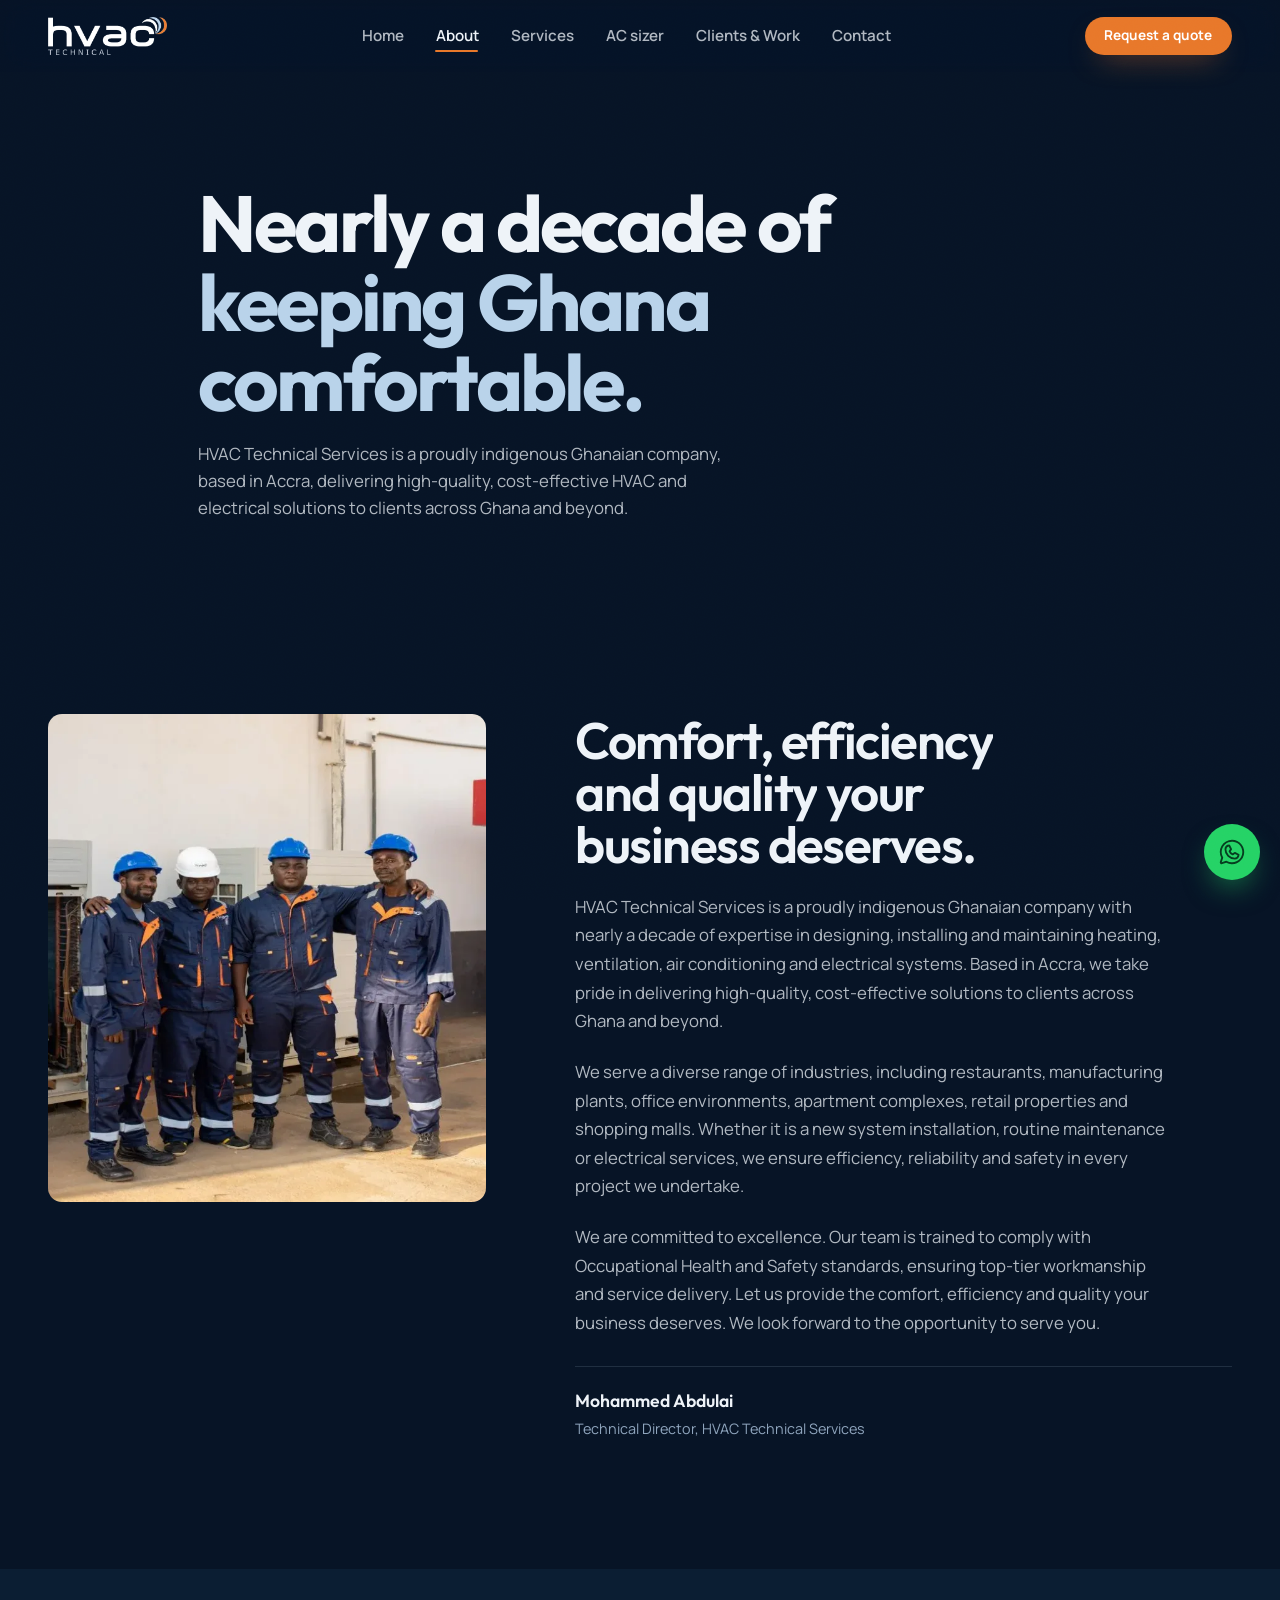
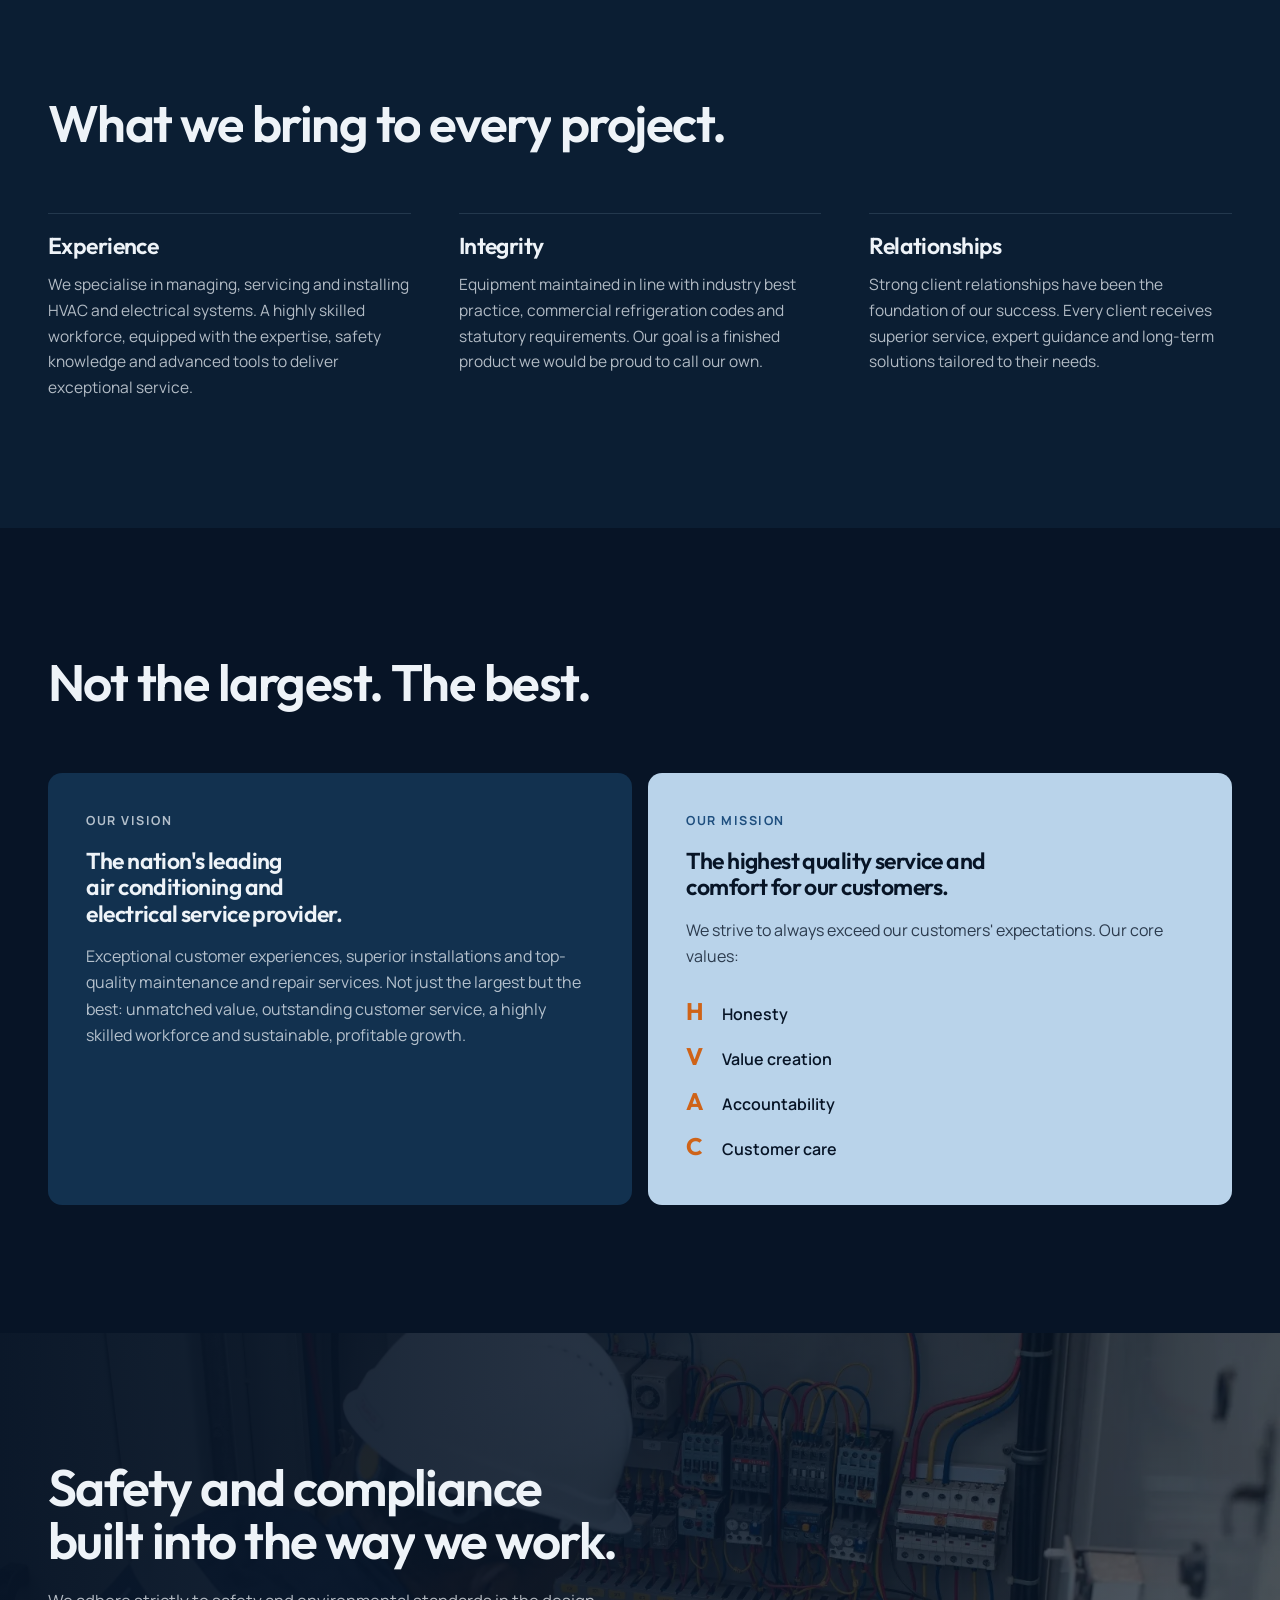
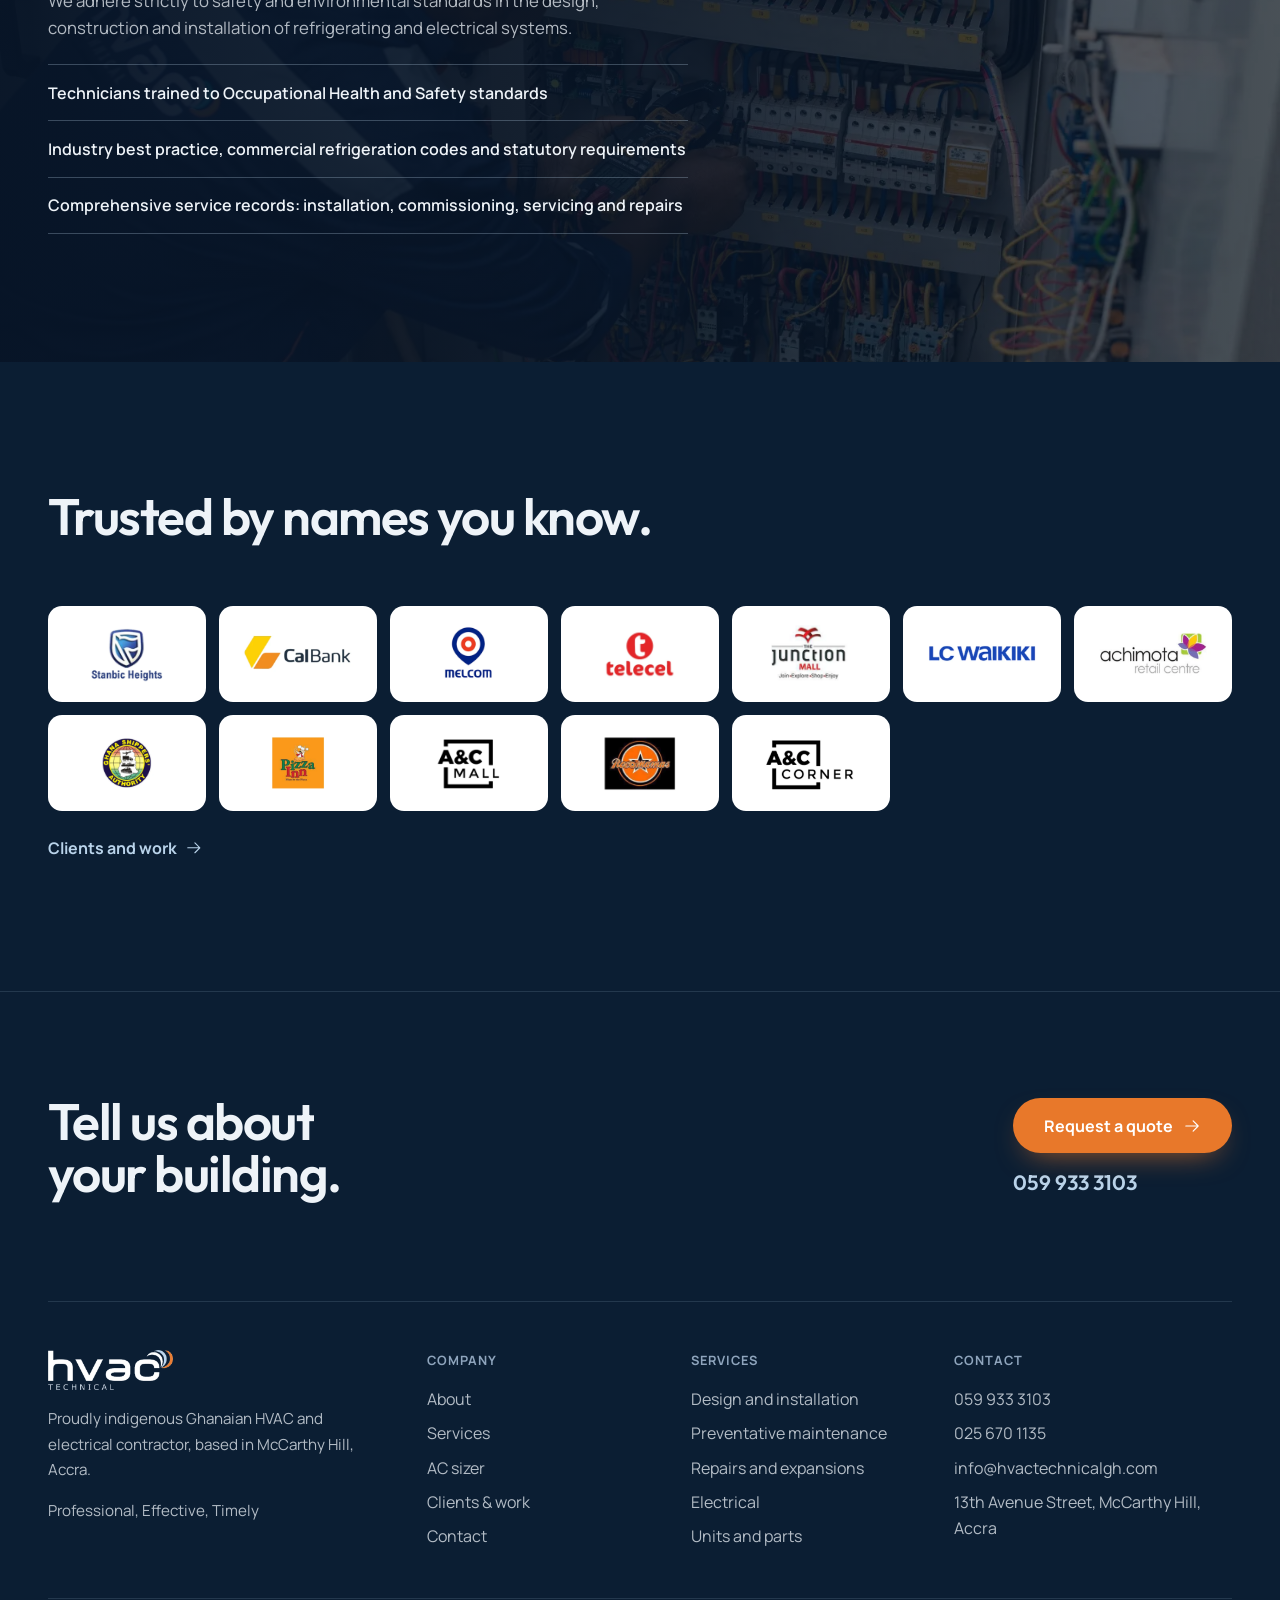
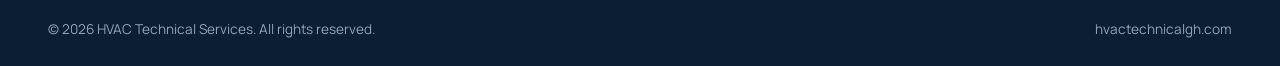
<file: about.html>
<!DOCTYPE html>
<html lang="en-GH">
<head>
  <meta charset="utf-8">
  <meta name="viewport" content="width=device-width, initial-scale=1">
  <title>About HVAC Technical Services | Indigenous Ghanaian HVAC & Electrical Contractor</title>
  <meta name="description" content="Meet HVAC Technical Services: a proudly indigenous Ghanaian company with nearly a decade of expertise in HVAC and electrical systems. Our vision, mission, core values and the standards our team works to.">
  <link rel="canonical" href="https://hvactechnicalgh.com/about.html">
  <meta property="og:type" content="website">
  <meta property="og:title" content="About HVAC Technical Services">
  <meta property="og:description" content="Nearly a decade of designing, installing and maintaining HVAC and electrical systems across Ghana. Honesty, Value Creation, Accountability, Customer Care.">
  <meta property="og:image" content="https://hvactechnicalgh.com/assets/img/og.jpg">
  <meta name="theme-color" content="#071426">
  <link rel="icon" href="assets/img/favicon.svg" type="image/svg+xml">
  <link rel="icon" href="/favicon.ico" sizes="32x32">
  <link rel="apple-touch-icon" href="assets/img/apple-touch-icon.png">
  <link rel="preload" as="font" type="font/woff2" crossorigin href="assets/fonts/outfit-var-latin.woff2">
  <link rel="preload" as="font" type="font/woff2" crossorigin href="assets/fonts/manrope-var-latin.woff2">
  <link rel="stylesheet" href="assets/css/main.css">
</head>
<body>

  <a class="sr-only" href="#main">Skip to content</a>

  <header class="nav">
    <div class="container">
      <a class="nav__logo" href="index.html" aria-label="HVAC Technical Services, home">
        <img src="assets/img/logo-dark.webp" alt="HVAC Technical Services" width="120" height="38">
      </a>
      <nav class="nav__links" aria-label="Primary">
        <a href="index.html">Home</a>
        <a href="about.html">About</a>
        <a href="services.html">Services</a>
        <a href="sizer.html">AC sizer</a>
        <a href="work.html">Clients &amp; Work</a>
        <a href="contact.html">Contact</a>
      </nav>
      <div class="nav__actions">
        <a class="btn btn--primary btn--sm" href="contact.html#quote">Request a quote</a>
      </div>
      <button class="nav__burger" type="button" aria-label="Open menu" aria-expanded="false" aria-controls="drawer"><svg class="icon" viewBox="0 0 256 256" fill="currentColor" aria-hidden="true"><path d="M224,128a8,8,0,0,1-8,8H40a8,8,0,0,1,0-16H216A8,8,0,0,1,224,128ZM40,72H216a8,8,0,0,0,0-16H40a8,8,0,0,0,0,16ZM216,184H40a8,8,0,0,0,0,16H216a8,8,0,0,0,0-16Z"/></svg></button>
    </div>
  </header>

  <div class="drawer" id="drawer" data-open="false" aria-hidden="true">
    <div class="drawer__top">
      <img src="assets/img/logo-dark.webp" alt="HVAC Technical Services" width="114" height="36">
      <button class="drawer__close" type="button" aria-label="Close menu"><svg class="icon" viewBox="0 0 256 256" fill="currentColor" aria-hidden="true"><path d="M205.66,194.34a8,8,0,0,1-11.32,11.32L128,139.31,61.66,205.66a8,8,0,0,1-11.32-11.32L116.69,128,50.34,61.66A8,8,0,0,1,61.66,50.34L128,116.69l66.34-66.35a8,8,0,0,1,11.32,11.32L139.31,128Z"/></svg></button>
    </div>
    <nav class="drawer__links" aria-label="Mobile">
      <a href="index.html">Home</a>
      <a href="about.html">About</a>
      <a href="services.html">Services</a>
      <a href="sizer.html">AC sizer</a>
      <a href="work.html">Clients &amp; Work</a>
      <a href="contact.html">Contact</a>
    </nav>
    <div class="drawer__foot">
      <a class="btn btn--primary btn--lg" href="contact.html#quote">Request a quote</a>
      <a class="btn btn--ghost btn--lg" href="tel:+233599333103">Call 059 933 3103</a>
      <p class="small">Professional, Effective, Timely</p>
    </div>
  </div>

  <main id="main">

    <section>
      <div class="container opener">
        <h1 class="h1">
          <span class="line"><span style="--i:0">Nearly a decade of</span></span>
          <span class="line"><span style="--i:1"><em>keeping Ghana comfortable.</em></span></span>
        </h1>
        <p class="lede">HVAC Technical Services is a proudly indigenous Ghanaian company, based in Accra, delivering high-quality, cost-effective HVAC and electrical solutions to clients across Ghana and beyond.</p>
      </div>
    </section>

    <!-- Letter -->
    <section class="section" aria-label="A word from the Technical Director">
      <div class="container editorial">
        <figure class="editorial__aside media reveal">
          <img src="assets/img/team-four.webp" srcset="assets/img/team-four-700.webp 700w, assets/img/team-four-950.webp 950w, assets/img/team-four.webp 1200w" sizes="(max-width: 959px) 93vw, 35vw" alt="Four HVAC Technical Services technicians in uniform and hard hats on site" width="709" height="790" loading="lazy">
        </figure>
        <div class="editorial__body">
          <h2 class="h2 reveal">Comfort, efficiency and quality your business deserves.</h2>
          <p class="reveal" style="--i:1">HVAC Technical Services is a proudly indigenous Ghanaian company with nearly a decade of expertise in designing, installing and maintaining heating, ventilation, air conditioning and electrical systems. Based in Accra, we take pride in delivering high-quality, cost-effective solutions to clients across Ghana and beyond.</p>
          <p class="reveal" style="--i:2">We serve a diverse range of industries, including restaurants, manufacturing plants, office environments, apartment complexes, retail properties and shopping malls. Whether it is a new system installation, routine maintenance or electrical services, we ensure efficiency, reliability and safety in every project we undertake.</p>
          <p class="reveal" style="--i:3">We are committed to excellence. Our team is trained to comply with Occupational Health and Safety standards, ensuring top-tier workmanship and service delivery. Let us provide the comfort, efficiency and quality your business deserves. We look forward to the opportunity to serve you.</p>
          <div class="sig reveal" style="--i:4">
            <strong>Mohammed Abdulai</strong>
            <span>Technical Director, HVAC Technical Services</span>
          </div>
        </div>
      </div>
    </section>

    <!-- What we bring -->
    <section class="section section--raised" aria-labelledby="bring">
      <div class="container">
        <div class="head"><h2 class="h2 reveal" id="bring">What we bring to every project.</h2></div>
        <div class="columns">
          <div class="reveal">
            <h3 class="h3">Experience</h3>
            <p>We specialise in managing, servicing and installing HVAC and electrical systems. A highly skilled workforce, equipped with the expertise, safety knowledge and advanced tools to deliver exceptional service.</p>
          </div>
          <div class="reveal" style="--i:1">
            <h3 class="h3">Integrity</h3>
            <p>Equipment maintained in line with industry best practice, commercial refrigeration codes and statutory requirements. Our goal is a finished product we would be proud to call our own.</p>
          </div>
          <div class="reveal" style="--i:2">
            <h3 class="h3">Relationships</h3>
            <p>Strong client relationships have been the foundation of our success. Every client receives superior service, expert guidance and long-term solutions tailored to their needs.</p>
          </div>
        </div>
      </div>
    </section>

    <!-- Vision and mission -->
    <section class="section" aria-labelledby="vm">
      <div class="container">
        <div class="head"><h2 class="h2 reveal" id="vm">Not the largest. The best.</h2></div>
        <div class="panels">
          <div class="panel reveal">
            <p class="eyebrow">Our vision</p>
            <h3 class="h3">The nation's leading air conditioning and electrical service provider.</h3>
            <p>Exceptional customer experiences, superior installations and top-quality maintenance and repair services. Not just the largest but the best: unmatched value, outstanding customer service, a highly skilled workforce and sustainable, profitable growth.</p>
          </div>
          <div class="panel panel--sky reveal" style="--i:1">
            <p class="eyebrow" style="color:var(--navy)">Our mission</p>
            <h3 class="h3">The highest quality service and comfort for our customers.</h3>
            <p>We strive to always exceed our customers' expectations. Our core values:</p>
            <ul class="acrostic">
              <li><b>H</b> Honesty</li>
              <li><b>V</b> Value creation</li>
              <li><b>A</b> Accountability</li>
              <li><b>C</b> Customer care</li>
            </ul>
          </div>
        </div>
      </div>
    </section>

    <!-- Standards band -->
    <section class="band section" aria-labelledby="standards">
      <div class="band__media"><img src="assets/img/panel-meter.webp" srcset="assets/img/panel-meter-700.webp 700w, assets/img/panel-meter-950.webp 950w, assets/img/panel-meter.webp 1600w" sizes="(max-width: 959px) 100vw, 100vw" alt="" width="1600" height="1068" loading="lazy"></div>
      <div class="container">
        <div class="band__inner">
          <h2 class="h2 reveal" id="standards">Safety and compliance built into the way we work.</h2>
          <p class="lede reveal" style="--i:1">We adhere strictly to safety and environmental standards in the design, construction and installation of refrigerating and electrical systems.</p>
          <ul class="list reveal" style="--i:2">
            <li>Technicians trained to Occupational Health and Safety standards</li>
            <li>Industry best practice, commercial refrigeration codes and statutory requirements</li>
            <li>Comprehensive service records: installation, commissioning, servicing and repairs</li>
          </ul>
        </div>
      </div>
    </section>

    <!-- Clients -->
    <section class="section section--raised" aria-labelledby="clients">
      <div class="container">
        <div class="head">
          <h2 class="h2 reveal" id="clients">Trusted by names you know.</h2>
        </div>
        <div class="logos reveal" style="--i:1">
          <figure><img src="assets/img/clients/stanbic-heights.webp" alt="Stanbic Heights" loading="lazy"></figure>
          <figure><img src="assets/img/clients/calbank.webp" alt="CalBank" loading="lazy"></figure>
          <figure><img src="assets/img/clients/melcom.webp" alt="Melcom" loading="lazy"></figure>
          <figure><img src="assets/img/clients/telecel.webp" alt="Telecel" loading="lazy"></figure>
          <figure><img src="assets/img/clients/junction-mall.webp" alt="The Junction Mall" loading="lazy"></figure>
          <figure><img src="assets/img/clients/lc-waikiki.webp" alt="LC Waikiki" loading="lazy"></figure>
          <figure><img src="assets/img/clients/achimota-retail-centre.webp" alt="Achimota Retail Centre" loading="lazy"></figure>
          <figure><img src="assets/img/clients/ghana-shippers-authority.webp" alt="Ghana Shippers' Authority" loading="lazy"></figure>
          <figure><img src="assets/img/clients/pizza-inn.webp" alt="Pizza Inn" loading="lazy"></figure>
          <figure><img src="assets/img/clients/ac-mall.webp" alt="A&amp;C Mall" loading="lazy"></figure>
          <figure><img src="assets/img/clients/rocomamas.webp" alt="Rocomamas" loading="lazy"></figure>
          <figure><img src="assets/img/clients/ac-corner.webp" alt="A&amp;C Corner" loading="lazy"></figure>
        </div>
        <p class="reveal" style="--i:2;margin-top:1.5rem"><a class="link" href="work.html">Clients and work <svg class="icon" viewBox="0 0 256 256" fill="currentColor" aria-hidden="true"><path d="M221.66,133.66l-72,72a8,8,0,0,1-11.32-11.32L196.69,136H40a8,8,0,0,1,0-16H196.69L138.34,61.66a8,8,0,0,1,11.32-11.32l72,72A8,8,0,0,1,221.66,133.66Z"/></svg></a></p>
      </div>
    </section>

  </main>

  <footer class="footer">
    <div class="container">
      <div class="footer__cta">
        <h2 class="h2 reveal">Tell us about your building.</h2>
        <div class="footer__cta-actions reveal" style="--i:1">
          <a class="btn btn--primary btn--lg" href="contact.html#quote">Request a quote <svg class="icon" viewBox="0 0 256 256" fill="currentColor" aria-hidden="true"><path d="M221.66,133.66l-72,72a8,8,0,0,1-11.32-11.32L196.69,136H40a8,8,0,0,1,0-16H196.69L138.34,61.66a8,8,0,0,1,11.32-11.32l72,72A8,8,0,0,1,221.66,133.66Z"/></svg></a>
          <a class="plain" href="tel:+233599333103">059 933 3103</a>
        </div>
      </div>
      <div class="footer__grid">
        <div class="footer__brand">
          <img src="assets/img/logo-dark.webp" alt="HVAC Technical Services" width="126" height="40" loading="lazy">
          <p>Proudly indigenous Ghanaian HVAC and electrical contractor, based in McCarthy Hill, Accra.</p>
          <p class="small">Professional, Effective, Timely</p>
        </div>
        <div>
          <h4>Company</h4>
          <ul>
            <li><a href="about.html">About</a></li>
            <li><a href="services.html">Services</a></li>
            <li><a href="sizer.html">AC sizer</a></li>
            <li><a href="work.html">Clients &amp; work</a></li>
            <li><a href="contact.html">Contact</a></li>
          </ul>
        </div>
        <div>
          <h4>Services</h4>
          <ul>
            <li><a href="services.html#design-installation">Design and installation</a></li>
            <li><a href="services.html#maintenance">Preventative maintenance</a></li>
            <li><a href="services.html#repairs">Repairs and expansions</a></li>
            <li><a href="services.html#electrical">Electrical</a></li>
            <li><a href="services.html#supply">Units and parts</a></li>
          </ul>
        </div>
        <div>
          <h4>Contact</h4>
          <ul>
            <li><a href="tel:+233599333103">059 933 3103</a></li>
            <li><a href="tel:+233256701135">025 670 1135</a></li>
            <li><a href="mailto:info@hvactechnicalgh.com">info@hvactechnicalgh.com</a></li>
            <li><a href="https://maps.google.com/?q=13th+Avenue+Street,+McCarthy+Hill,+Accra" target="_blank" rel="noopener">13th Avenue Street, McCarthy Hill, Accra</a></li>
          </ul>
        </div>
      </div>
      <div class="footer__bottom">
        <span>&copy; <span data-year>2026</span> HVAC Technical Services. All rights reserved.</span>
        <span>hvactechnicalgh.com</span>
      </div>
    </div>
  </footer>

  <a class="wa-float" href="https://wa.me/233599333103?text=Hello%20HVAC%20Technical%2C%20I%27d%20like%20to%20discuss%20a%20project." target="_blank" rel="noopener" aria-label="Chat with us on WhatsApp"><svg class="icon" viewBox="0 0 256 256" fill="currentColor" aria-hidden="true"><path d="M187.58,144.84l-32-16a8,8,0,0,0-8,.5l-14.69,9.8a40.55,40.55,0,0,1-16-16l9.8-14.69a8,8,0,0,0,.5-8l-16-32A8,8,0,0,0,104,64a40,40,0,0,0-40,40,88.1,88.1,0,0,0,88,88,40,40,0,0,0,40-40A8,8,0,0,0,187.58,144.84ZM152,176a72.08,72.08,0,0,1-72-72A24,24,0,0,1,99.29,80.46l11.48,23L101,118a8,8,0,0,0-.73,7.51,56.47,56.47,0,0,0,30.15,30.15A8,8,0,0,0,138,155l14.61-9.74,23,11.48A24,24,0,0,1,152,176ZM128,24A104,104,0,0,0,36.18,176.88L24.83,210.93a16,16,0,0,0,20.24,20.24l34.05-11.35A104,104,0,1,0,128,24Zm0,192a87.87,87.87,0,0,1-44.06-11.81,8,8,0,0,0-6.54-.67L40,216,52.47,178.6a8,8,0,0,0-.66-6.54A88,88,0,1,1,128,216Z"/></svg></a>

  <script src="assets/js/main.js" defer></script>
</body>
</html>
</file>
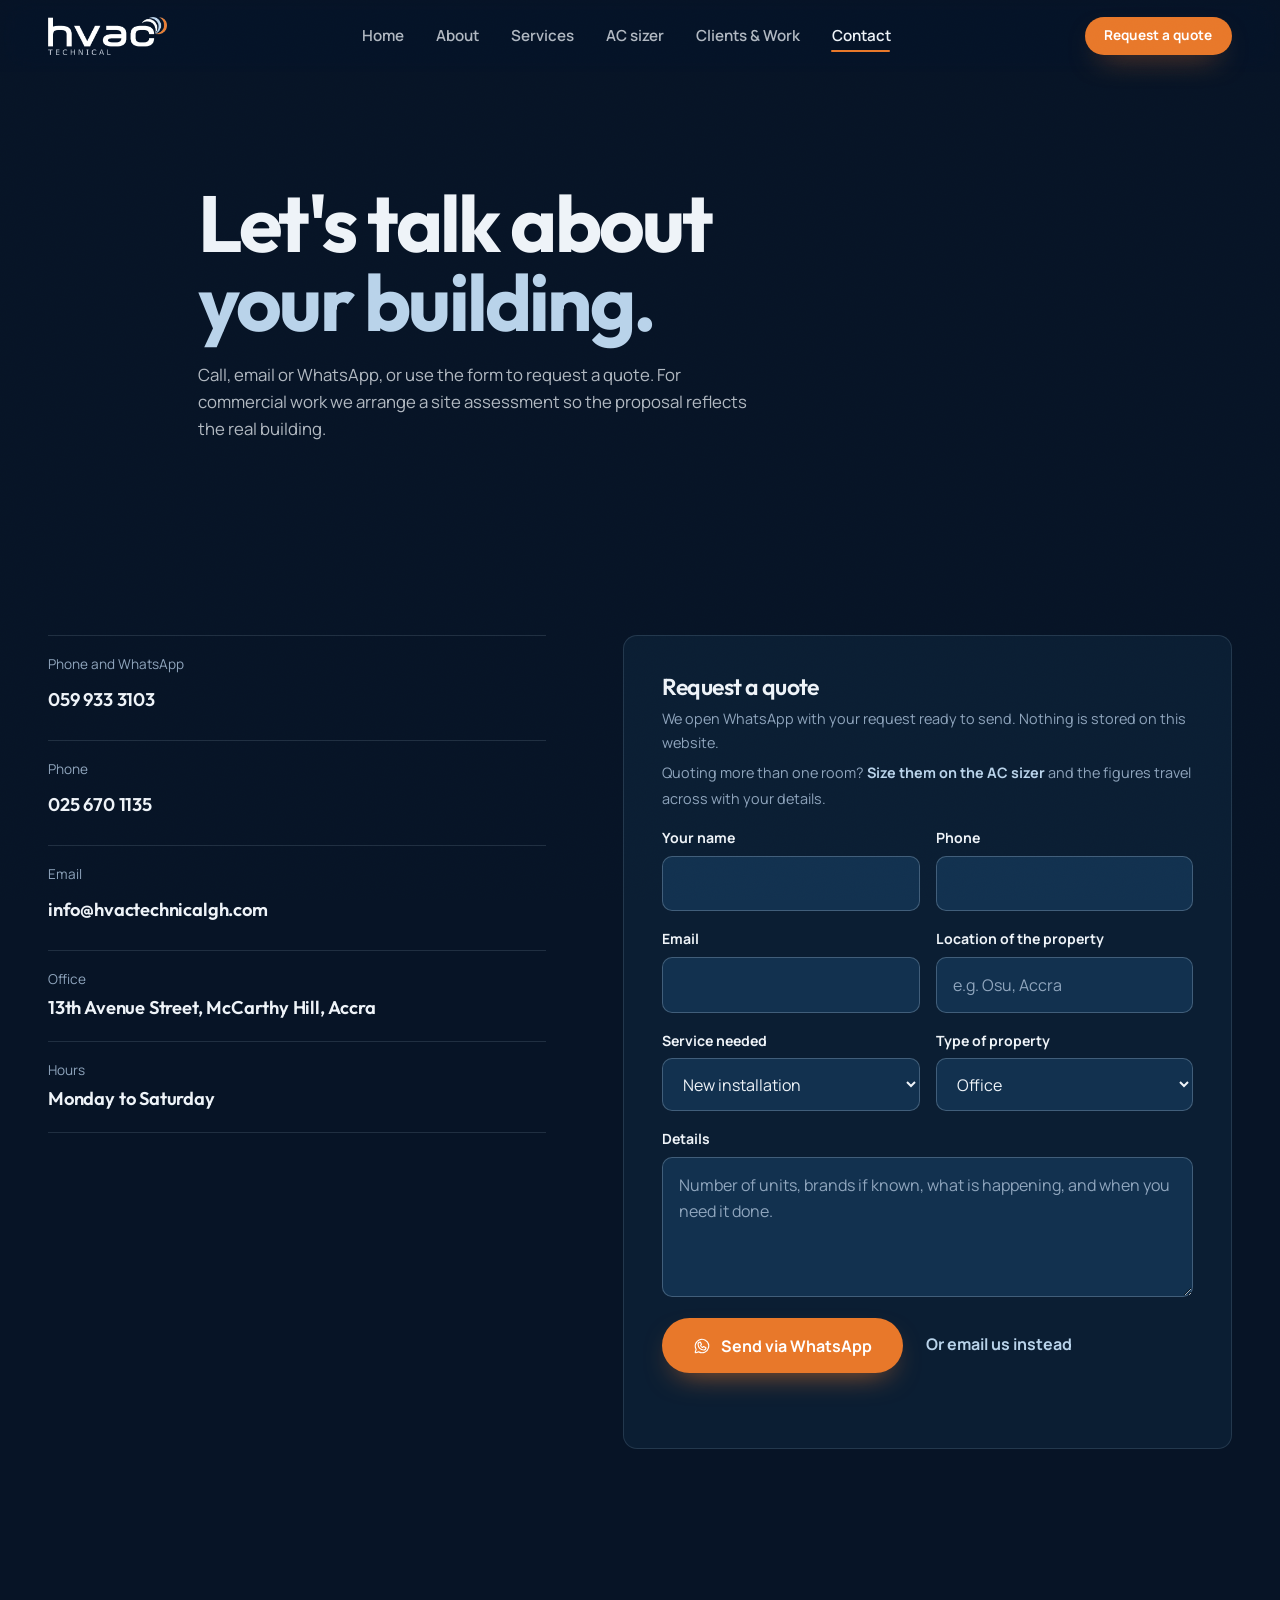
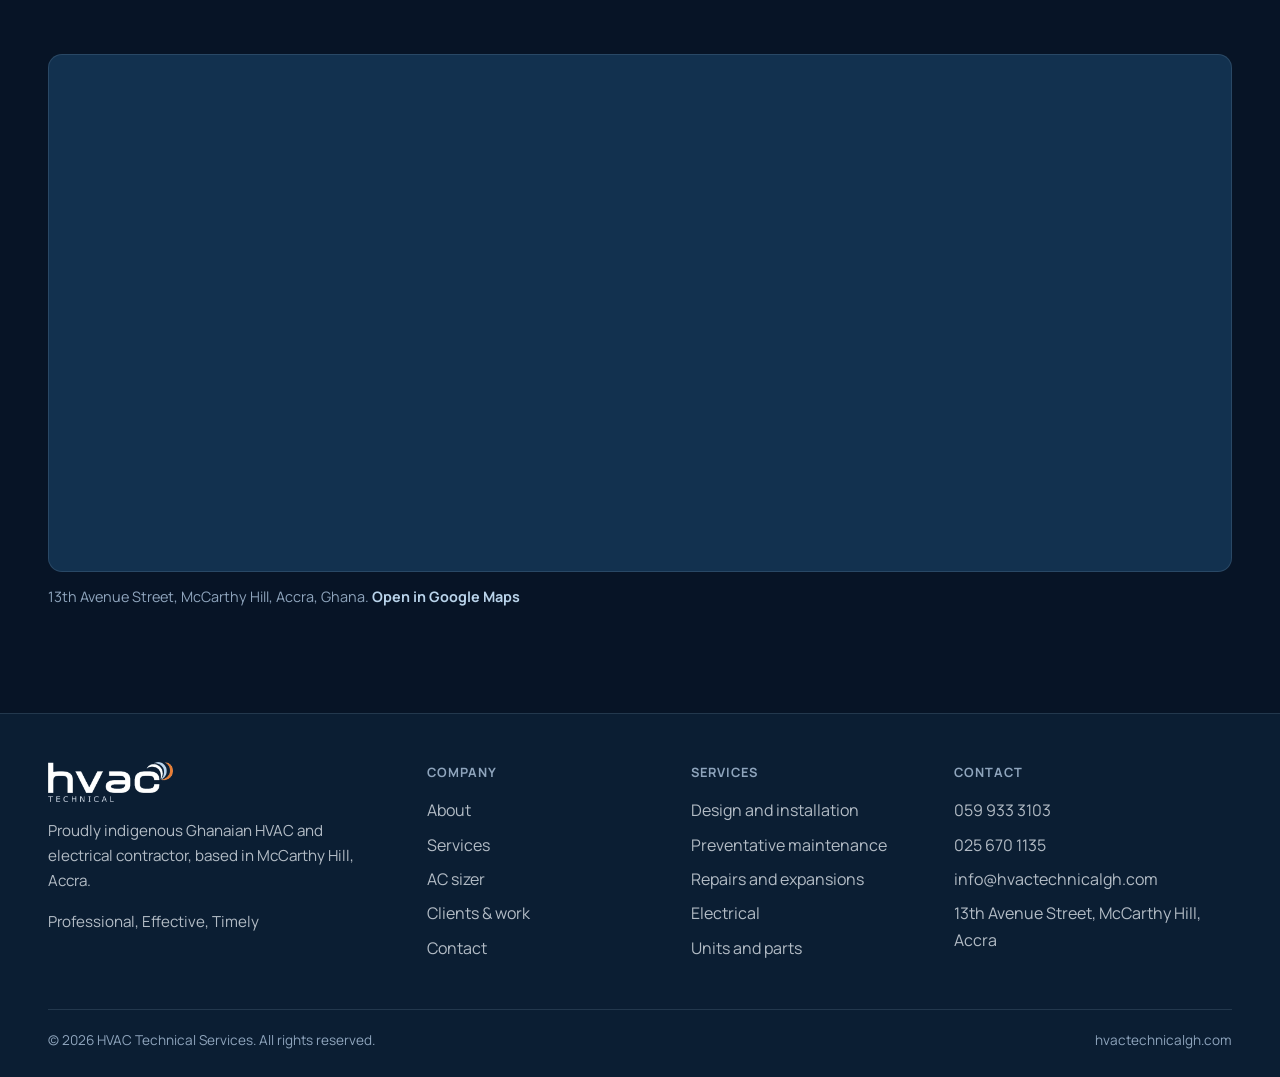
<file: contact.html>
<!DOCTYPE html>
<html lang="en-GH">
<head>
  <meta charset="utf-8">
  <meta name="viewport" content="width=device-width, initial-scale=1">
  <title>Contact & Request a Quote | HVAC Technical Services, McCarthy Hill, Accra</title>
  <meta name="description" content="Contact HVAC Technical Services in McCarthy Hill, Accra. Call 059 933 3103 or 025 670 1135, email info@hvactechnicalgh.com, or request a quote for HVAC and electrical installation, maintenance or repairs.">
  <link rel="canonical" href="https://hvactechnicalgh.com/contact.html">
  <meta property="og:type" content="website">
  <meta property="og:title" content="Contact HVAC Technical Services">
  <meta property="og:description" content="Request a quote or site assessment. 13th Avenue Street, McCarthy Hill, Accra.">
  <meta property="og:image" content="https://hvactechnicalgh.com/assets/img/og.jpg">
  <meta name="theme-color" content="#071426">
  <link rel="icon" href="assets/img/favicon.svg" type="image/svg+xml">
  <link rel="icon" href="/favicon.ico" sizes="32x32">
  <link rel="apple-touch-icon" href="assets/img/apple-touch-icon.png">
  <link rel="preload" as="font" type="font/woff2" crossorigin href="assets/fonts/outfit-var-latin.woff2">
  <link rel="preload" as="font" type="font/woff2" crossorigin href="assets/fonts/manrope-var-latin.woff2">
  <link rel="stylesheet" href="assets/css/main.css">
</head>
<body>

  <a class="sr-only" href="#main">Skip to content</a>

  <header class="nav">
    <div class="container">
      <a class="nav__logo" href="index.html" aria-label="HVAC Technical Services, home">
        <img src="assets/img/logo-dark.webp" alt="HVAC Technical Services" width="120" height="38">
      </a>
      <nav class="nav__links" aria-label="Primary">
        <a href="index.html">Home</a>
        <a href="about.html">About</a>
        <a href="services.html">Services</a>
        <a href="sizer.html">AC sizer</a>
        <a href="work.html">Clients &amp; Work</a>
        <a href="contact.html">Contact</a>
      </nav>
      <div class="nav__actions">
        <a class="btn btn--primary btn--sm" href="contact.html#quote">Request a quote</a>
      </div>
      <button class="nav__burger" type="button" aria-label="Open menu" aria-expanded="false" aria-controls="drawer"><svg class="icon" viewBox="0 0 256 256" fill="currentColor" aria-hidden="true"><path d="M224,128a8,8,0,0,1-8,8H40a8,8,0,0,1,0-16H216A8,8,0,0,1,224,128ZM40,72H216a8,8,0,0,0,0-16H40a8,8,0,0,0,0,16ZM216,184H40a8,8,0,0,0,0,16H216a8,8,0,0,0,0-16Z"/></svg></button>
    </div>
  </header>

  <div class="drawer" id="drawer" data-open="false" aria-hidden="true">
    <div class="drawer__top">
      <img src="assets/img/logo-dark.webp" alt="HVAC Technical Services" width="114" height="36">
      <button class="drawer__close" type="button" aria-label="Close menu"><svg class="icon" viewBox="0 0 256 256" fill="currentColor" aria-hidden="true"><path d="M205.66,194.34a8,8,0,0,1-11.32,11.32L128,139.31,61.66,205.66a8,8,0,0,1-11.32-11.32L116.69,128,50.34,61.66A8,8,0,0,1,61.66,50.34L128,116.69l66.34-66.35a8,8,0,0,1,11.32,11.32L139.31,128Z"/></svg></button>
    </div>
    <nav class="drawer__links" aria-label="Mobile">
      <a href="index.html">Home</a>
      <a href="about.html">About</a>
      <a href="services.html">Services</a>
      <a href="sizer.html">AC sizer</a>
      <a href="work.html">Clients &amp; Work</a>
      <a href="contact.html">Contact</a>
    </nav>
    <div class="drawer__foot">
      <a class="btn btn--primary btn--lg" href="contact.html#quote">Request a quote</a>
      <a class="btn btn--ghost btn--lg" href="tel:+233599333103">Call 059 933 3103</a>
      <p class="small">Professional, Effective, Timely</p>
    </div>
  </div>

  <main id="main">

    <section>
      <div class="container opener">
        <h1 class="h1">
          <span class="line"><span style="--i:0">Let's talk about</span></span>
          <span class="line"><span style="--i:1"><em>your building.</em></span></span>
        </h1>
        <p class="lede">Call, email or WhatsApp, or use the form to request a quote. For commercial work we arrange a site assessment so the proposal reflects the real building.</p>
      </div>
    </section>

    <section class="section" aria-label="Contact details and quote form">
      <div class="container contact">
        <ul class="details reveal">
          <li><span>Phone and WhatsApp</span><a href="tel:+233599333103">059 933 3103</a></li>
          <li><span>Phone</span><a href="tel:+233256701135">025 670 1135</a></li>
          <li><span>Email</span><a href="mailto:info@hvactechnicalgh.com">info@hvactechnicalgh.com</a></li>
          <li><span>Office</span><p>13th Avenue Street, McCarthy Hill, Accra</p></li>
          <li><span>Hours</span><p>Monday to Saturday</p></li>
        </ul>

        <form class="form reveal" style="--i:1" id="quote" data-wa-form data-wa-number="233599333103" novalidate>
          <div class="stack" style="gap:0.4rem">
            <h2 class="h3">Request a quote</h2>
            <p class="small">We open WhatsApp with your request ready to send. Nothing is stored on this website.</p>
            <p class="small">Quoting more than one room? <a class="link" href="sizer.html">Size them on the AC sizer</a> and the figures travel across with your details.</p>
          </div>
          <div class="form__row">
            <div class="field"><label for="f-name">Your name</label><input id="f-name" name="name" type="text" autocomplete="name" required></div>
            <div class="field"><label for="f-phone">Phone</label><input id="f-phone" name="phone" type="tel" autocomplete="tel" inputmode="tel" required></div>
          </div>
          <div class="form__row">
            <div class="field"><label for="f-email">Email</label><input id="f-email" name="email" type="email" autocomplete="email"></div>
            <div class="field"><label for="f-location">Location of the property</label><input id="f-location" name="location" type="text" placeholder="e.g. Osu, Accra"></div>
          </div>
          <div class="form__row">
            <div class="field">
              <label for="f-service">Service needed</label>
              <select id="f-service" name="service">
                <option>New installation</option>
                <option>Maintenance or servicing</option>
                <option>Repair</option>
                <option>System expansion</option>
                <option>Electrical works</option>
                <option>Supply of units or parts</option>
                <option>Commercial maintenance contract</option>
                <option>Not sure yet</option>
              </select>
            </div>
            <div class="field">
              <label for="f-property">Type of property</label>
              <select id="f-property" name="property">
                <option>Office</option>
                <option>Retail or shopping mall</option>
                <option>Restaurant or hospitality</option>
                <option>Manufacturing or industrial</option>
                <option>Apartment complex</option>
                <option>Private home</option>
                <option>Other</option>
              </select>
            </div>
          </div>
          <div class="field"><label for="f-message">Details</label><textarea id="f-message" name="message" placeholder="Number of units, brands if known, what is happening, and when you need it done."></textarea></div>
          <div class="form__actions">
            <button class="btn btn--primary btn--lg" type="submit"><svg class="icon" viewBox="0 0 256 256" fill="currentColor" aria-hidden="true"><path d="M187.58,144.84l-32-16a8,8,0,0,0-8,.5l-14.69,9.8a40.55,40.55,0,0,1-16-16l9.8-14.69a8,8,0,0,0,.5-8l-16-32A8,8,0,0,0,104,64a40,40,0,0,0-40,40,88.1,88.1,0,0,0,88,88,40,40,0,0,0,40-40A8,8,0,0,0,187.58,144.84ZM152,176a72.08,72.08,0,0,1-72-72A24,24,0,0,1,99.29,80.46l11.48,23L101,118a8,8,0,0,0-.73,7.51,56.47,56.47,0,0,0,30.15,30.15A8,8,0,0,0,138,155l14.61-9.74,23,11.48A24,24,0,0,1,152,176ZM128,24A104,104,0,0,0,36.18,176.88L24.83,210.93a16,16,0,0,0,20.24,20.24l34.05-11.35A104,104,0,1,0,128,24Zm0,192a87.87,87.87,0,0,1-44.06-11.81,8,8,0,0,0-6.54-.67L40,216,52.47,178.6a8,8,0,0,0-.66-6.54A88,88,0,1,1,128,216Z"/></svg> Send via WhatsApp</button>
            <a class="link" href="mailto:info@hvactechnicalgh.com?subject=Quote%20request">Or email us instead</a>
          </div>
          <p class="form__status" role="status" aria-live="polite"></p>
        </form>
      </div>
    </section>

    <section class="section--tight" aria-label="Map" style="padding-bottom:clamp(4rem,8vw,7rem)">
      <div class="container">
        <div class="map reveal">
          <iframe title="Map showing HVAC Technical Services at 13th Avenue Street, McCarthy Hill, Accra" src="https://maps.google.com/maps?q=13th+Avenue+Street,+McCarthy+Hill,+Accra,+Ghana&t=&z=15&ie=UTF8&iwloc=&output=embed" loading="lazy" referrerpolicy="no-referrer-when-downgrade" allowfullscreen></iframe>
        </div>
        <p class="small reveal" style="margin-top:0.8rem">13th Avenue Street, McCarthy Hill, Accra, Ghana. <a class="link" href="https://maps.google.com/?q=13th+Avenue+Street,+McCarthy+Hill,+Accra" target="_blank" rel="noopener">Open in Google Maps</a></p>
      </div>
    </section>

  </main>

  <footer class="footer">
    <div class="container">
      <div class="footer__grid">
        <div class="footer__brand">
          <img src="assets/img/logo-dark.webp" alt="HVAC Technical Services" width="126" height="40" loading="lazy">
          <p>Proudly indigenous Ghanaian HVAC and electrical contractor, based in McCarthy Hill, Accra.</p>
          <p class="small">Professional, Effective, Timely</p>
        </div>
        <div>
          <h4>Company</h4>
          <ul>
            <li><a href="about.html">About</a></li>
            <li><a href="services.html">Services</a></li>
            <li><a href="sizer.html">AC sizer</a></li>
            <li><a href="work.html">Clients &amp; work</a></li>
            <li><a href="contact.html">Contact</a></li>
          </ul>
        </div>
        <div>
          <h4>Services</h4>
          <ul>
            <li><a href="services.html#design-installation">Design and installation</a></li>
            <li><a href="services.html#maintenance">Preventative maintenance</a></li>
            <li><a href="services.html#repairs">Repairs and expansions</a></li>
            <li><a href="services.html#electrical">Electrical</a></li>
            <li><a href="services.html#supply">Units and parts</a></li>
          </ul>
        </div>
        <div>
          <h4>Contact</h4>
          <ul>
            <li><a href="tel:+233599333103">059 933 3103</a></li>
            <li><a href="tel:+233256701135">025 670 1135</a></li>
            <li><a href="mailto:info@hvactechnicalgh.com">info@hvactechnicalgh.com</a></li>
            <li><a href="https://maps.google.com/?q=13th+Avenue+Street,+McCarthy+Hill,+Accra" target="_blank" rel="noopener">13th Avenue Street, McCarthy Hill, Accra</a></li>
          </ul>
        </div>
      </div>
      <div class="footer__bottom">
        <span>&copy; <span data-year>2026</span> HVAC Technical Services. All rights reserved.</span>
        <span>hvactechnicalgh.com</span>
      </div>
    </div>
  </footer>

  <a class="wa-float" href="https://wa.me/233599333103?text=Hello%20HVAC%20Technical%2C%20I%27d%20like%20to%20discuss%20a%20project." target="_blank" rel="noopener" aria-label="Chat with us on WhatsApp"><svg class="icon" viewBox="0 0 256 256" fill="currentColor" aria-hidden="true"><path d="M187.58,144.84l-32-16a8,8,0,0,0-8,.5l-14.69,9.8a40.55,40.55,0,0,1-16-16l9.8-14.69a8,8,0,0,0,.5-8l-16-32A8,8,0,0,0,104,64a40,40,0,0,0-40,40,88.1,88.1,0,0,0,88,88,40,40,0,0,0,40-40A8,8,0,0,0,187.58,144.84ZM152,176a72.08,72.08,0,0,1-72-72A24,24,0,0,1,99.29,80.46l11.48,23L101,118a8,8,0,0,0-.73,7.51,56.47,56.47,0,0,0,30.15,30.15A8,8,0,0,0,138,155l14.61-9.74,23,11.48A24,24,0,0,1,152,176ZM128,24A104,104,0,0,0,36.18,176.88L24.83,210.93a16,16,0,0,0,20.24,20.24l34.05-11.35A104,104,0,1,0,128,24Zm0,192a87.87,87.87,0,0,1-44.06-11.81,8,8,0,0,0-6.54-.67L40,216,52.47,178.6a8,8,0,0,0-.66-6.54A88,88,0,1,1,128,216Z"/></svg></a>

  <script src="assets/js/main.js" defer></script>
</body>
</html>
</file>
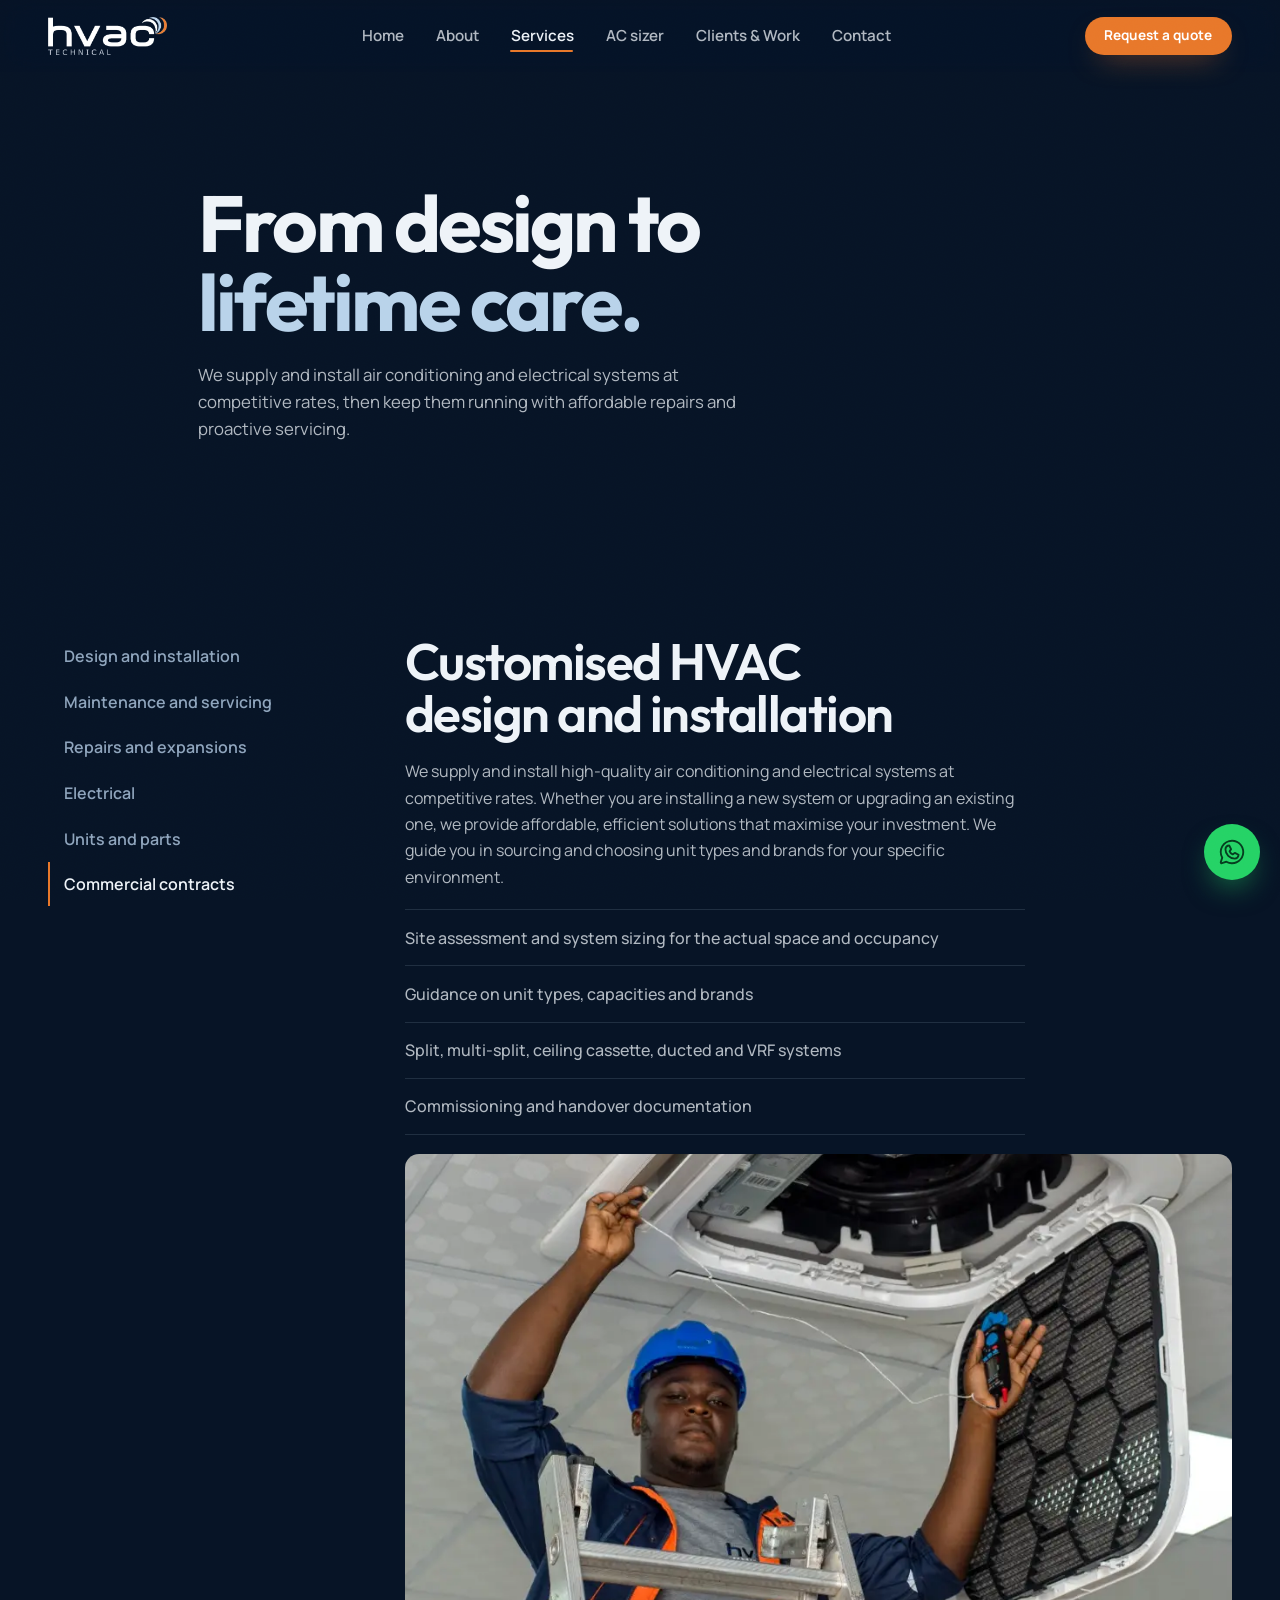
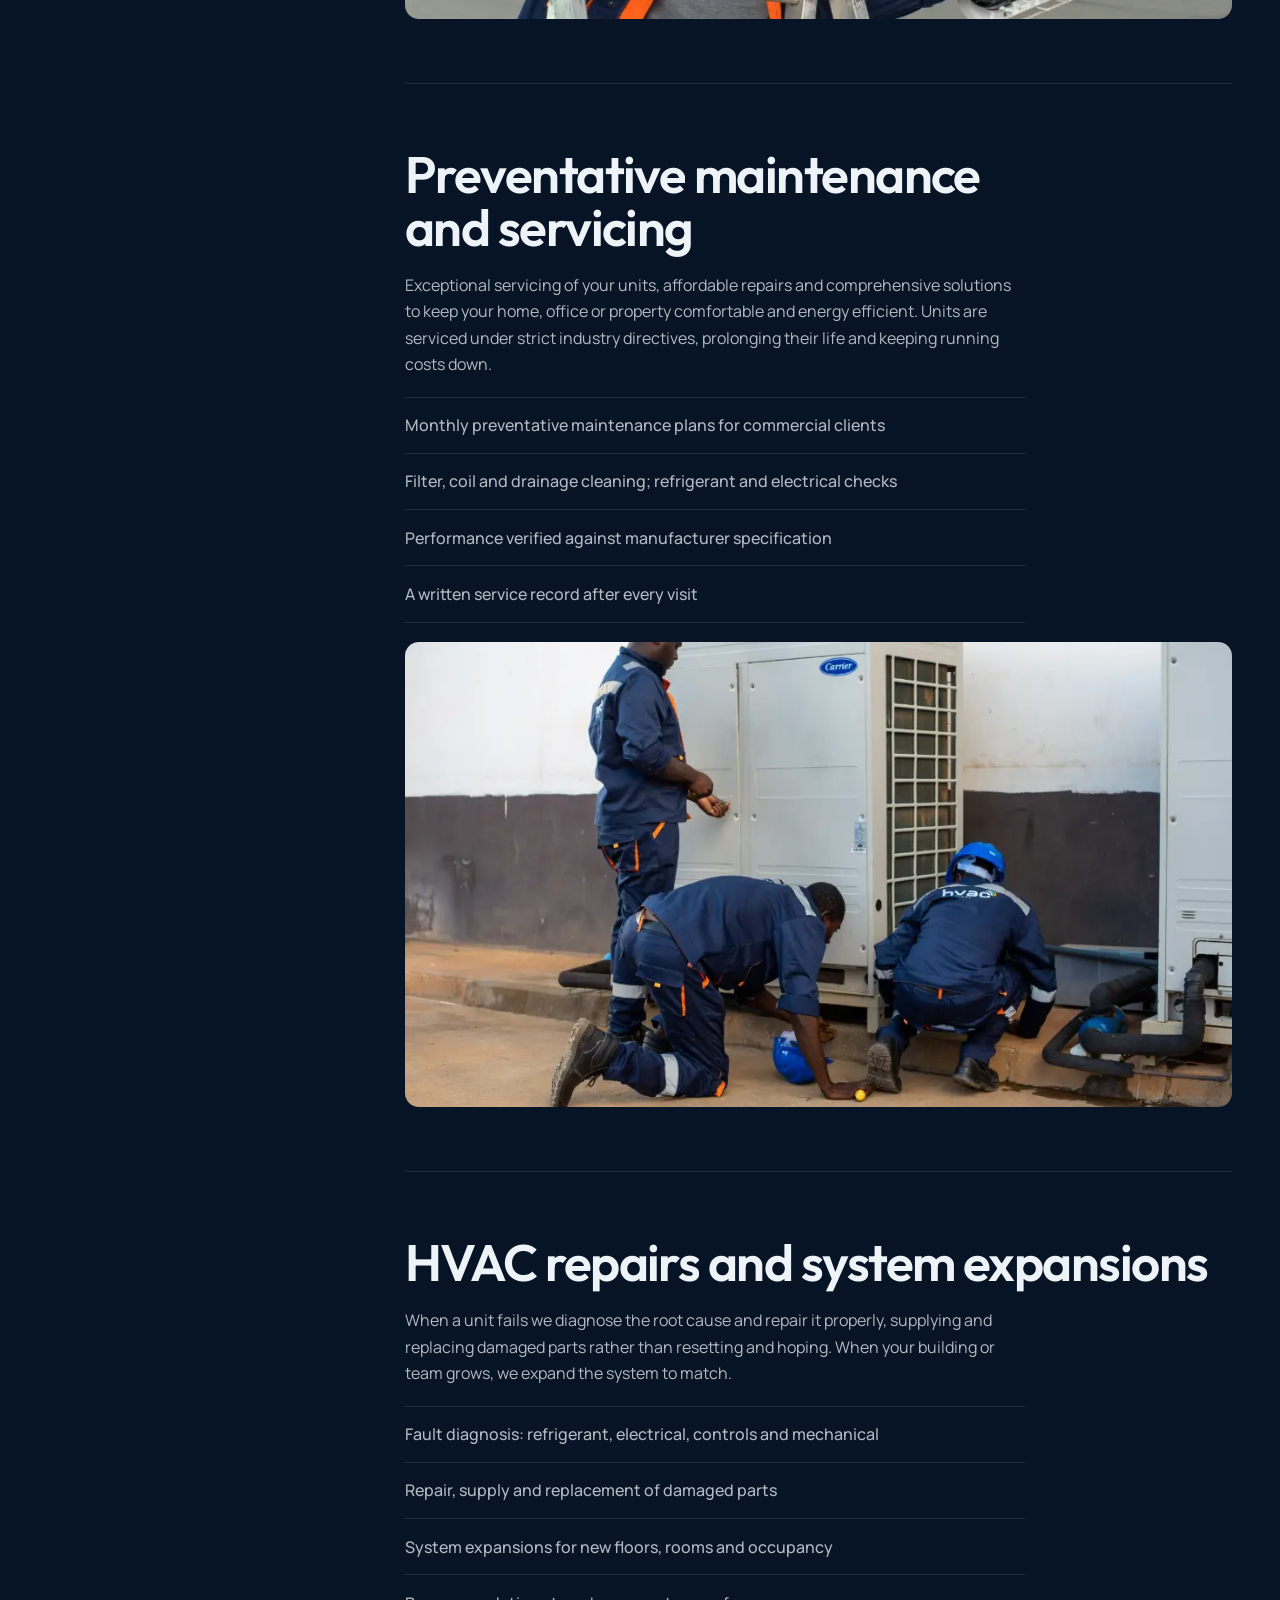
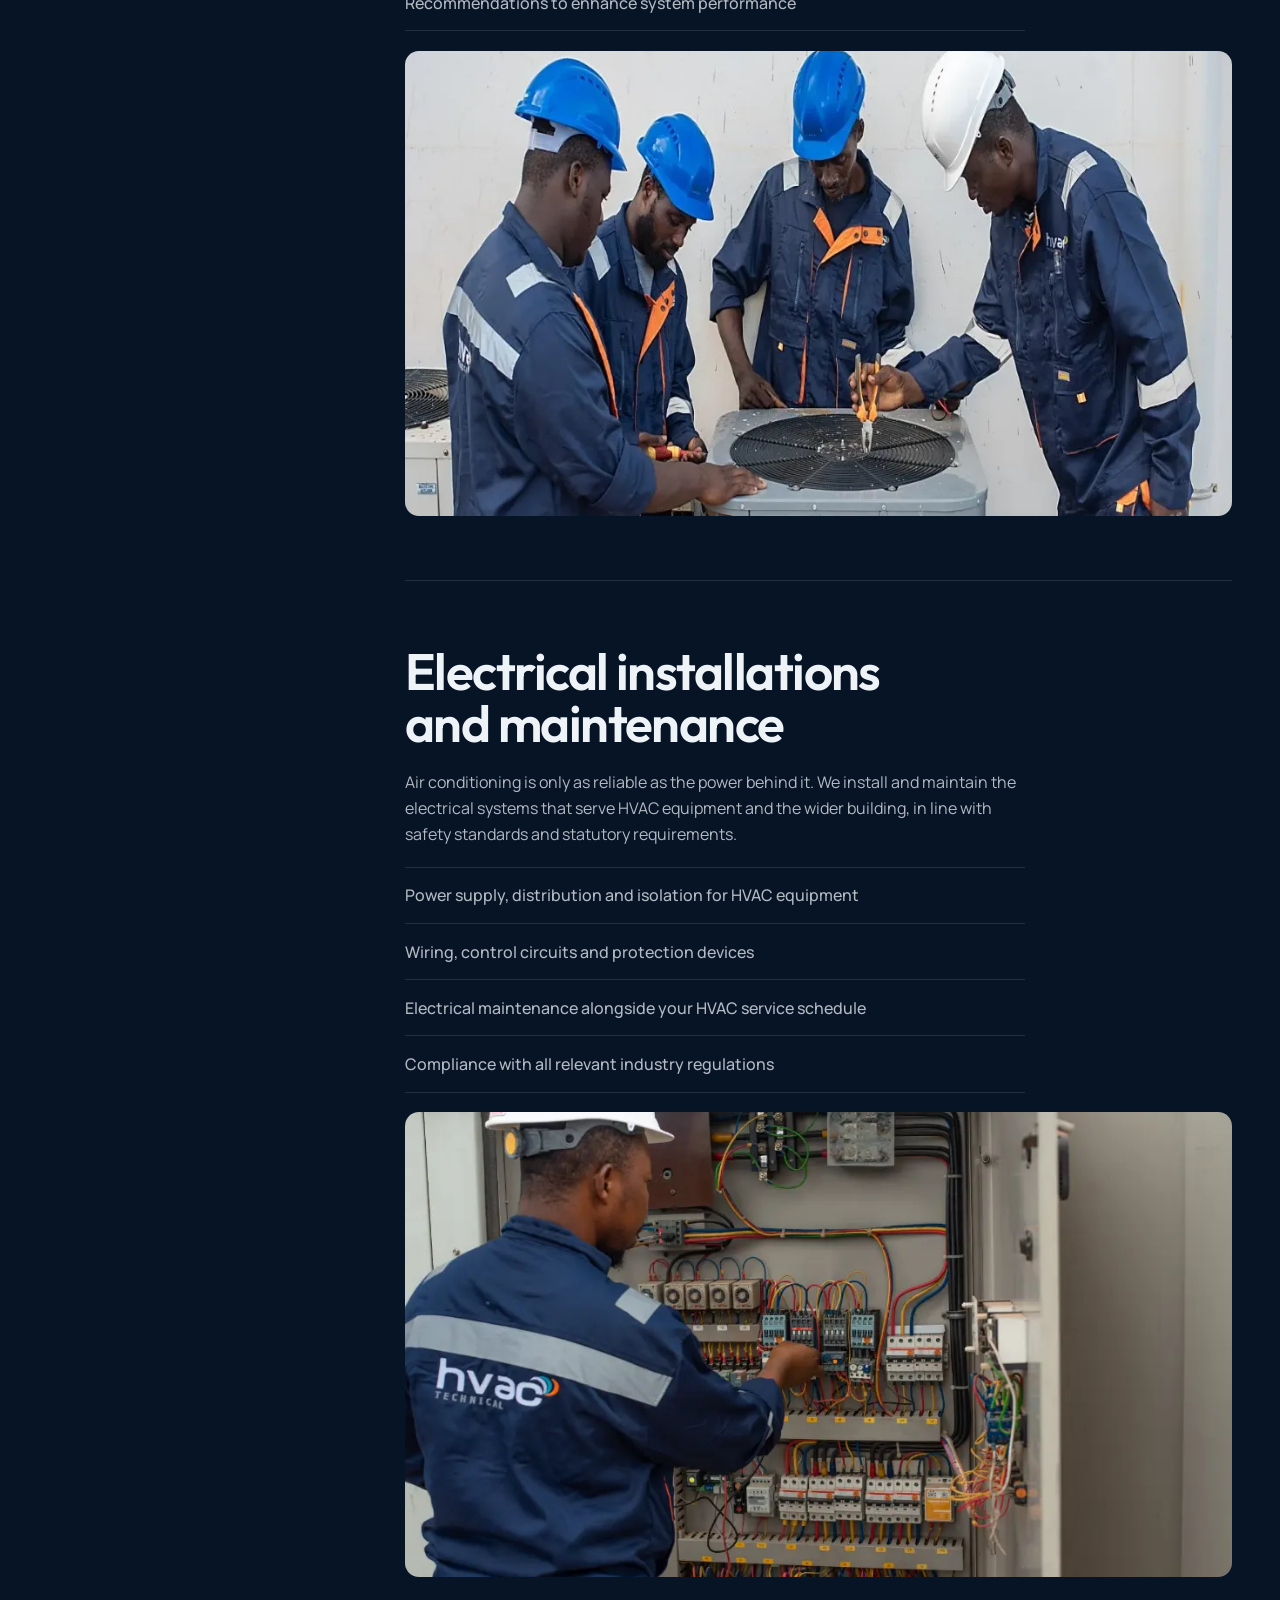
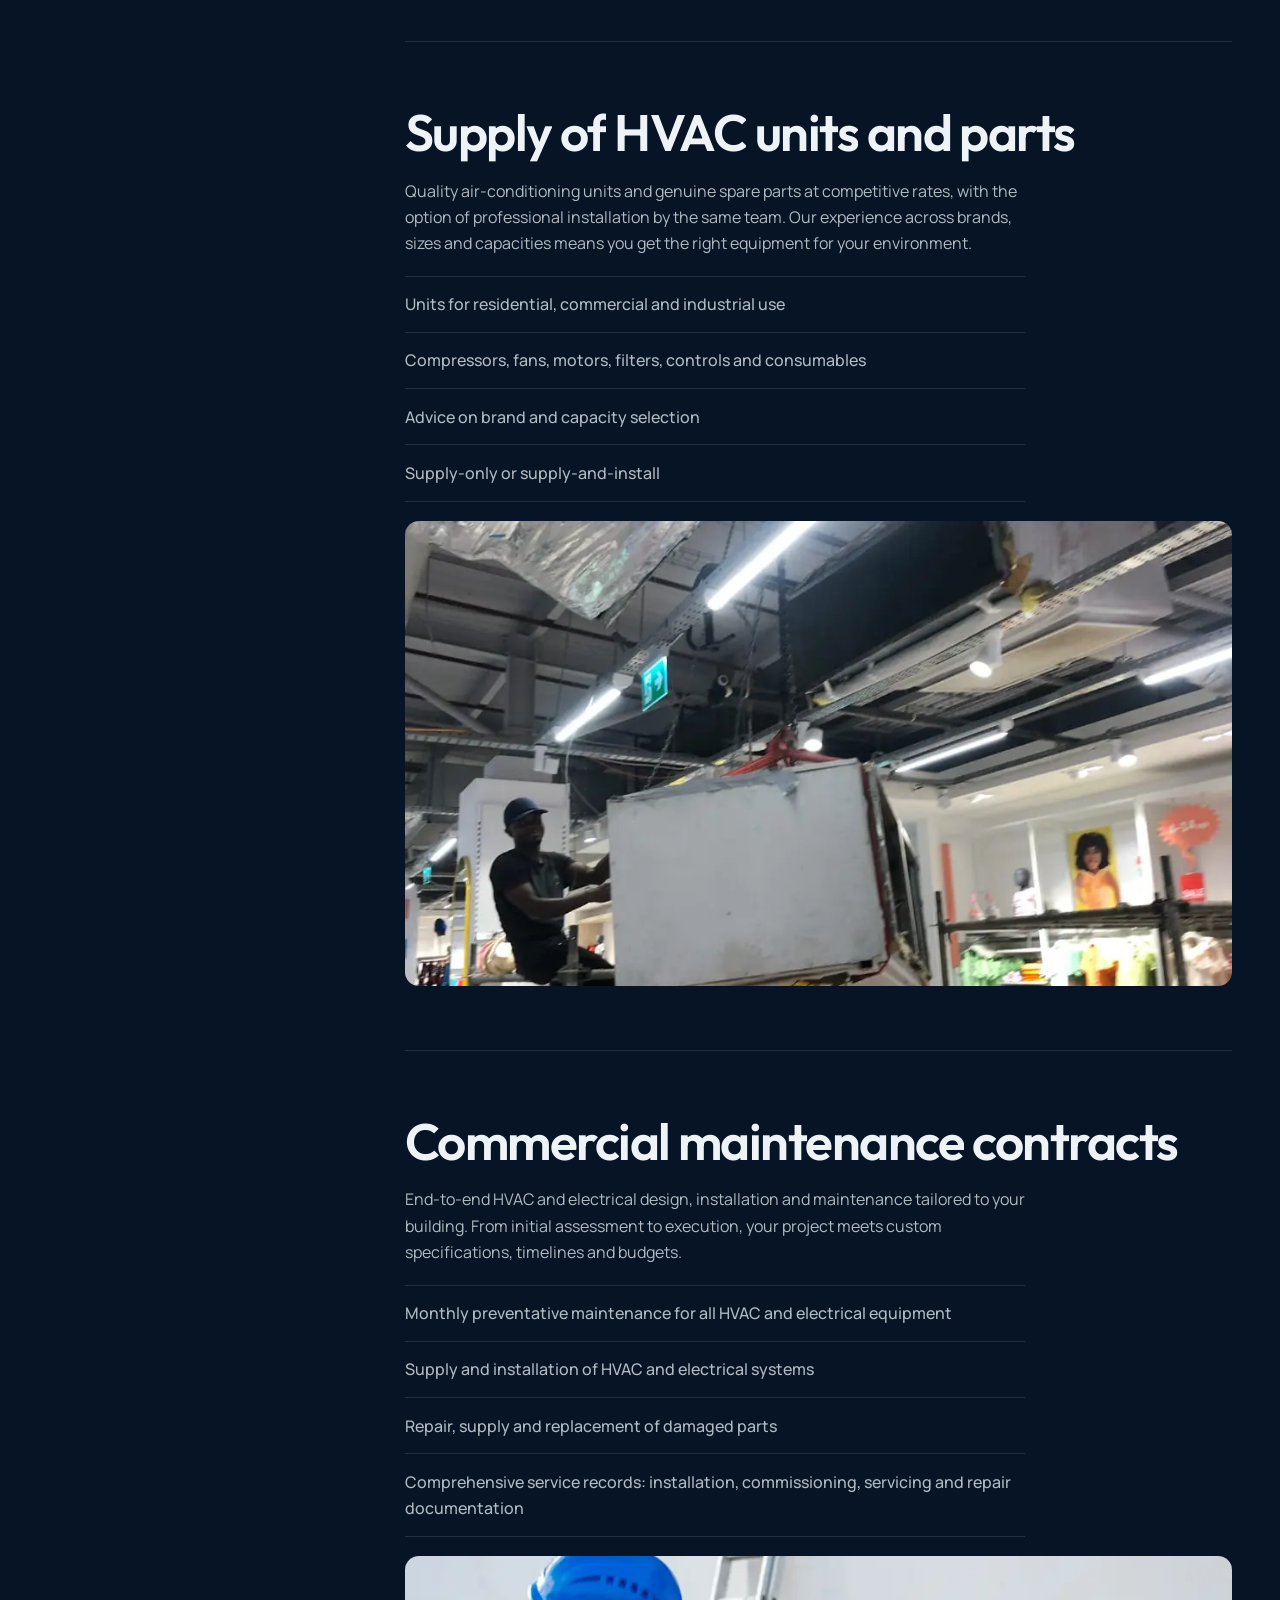
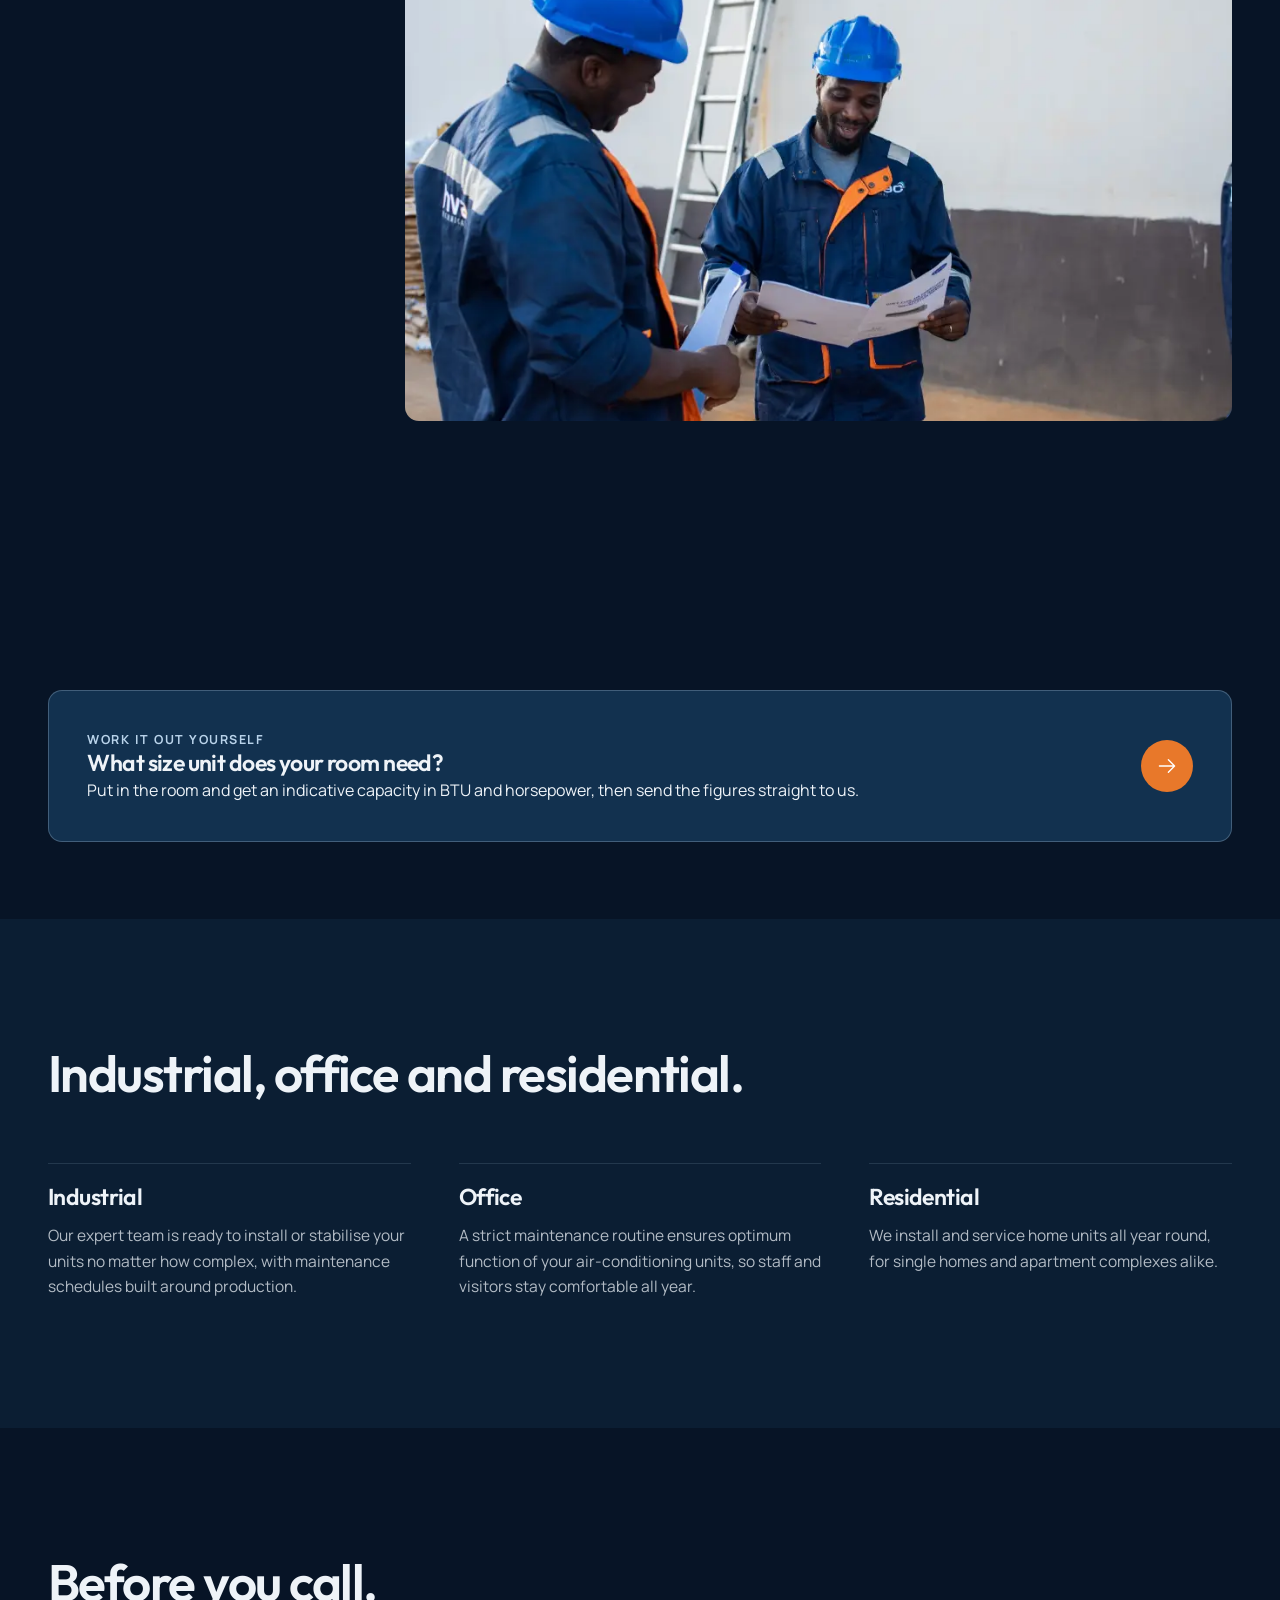
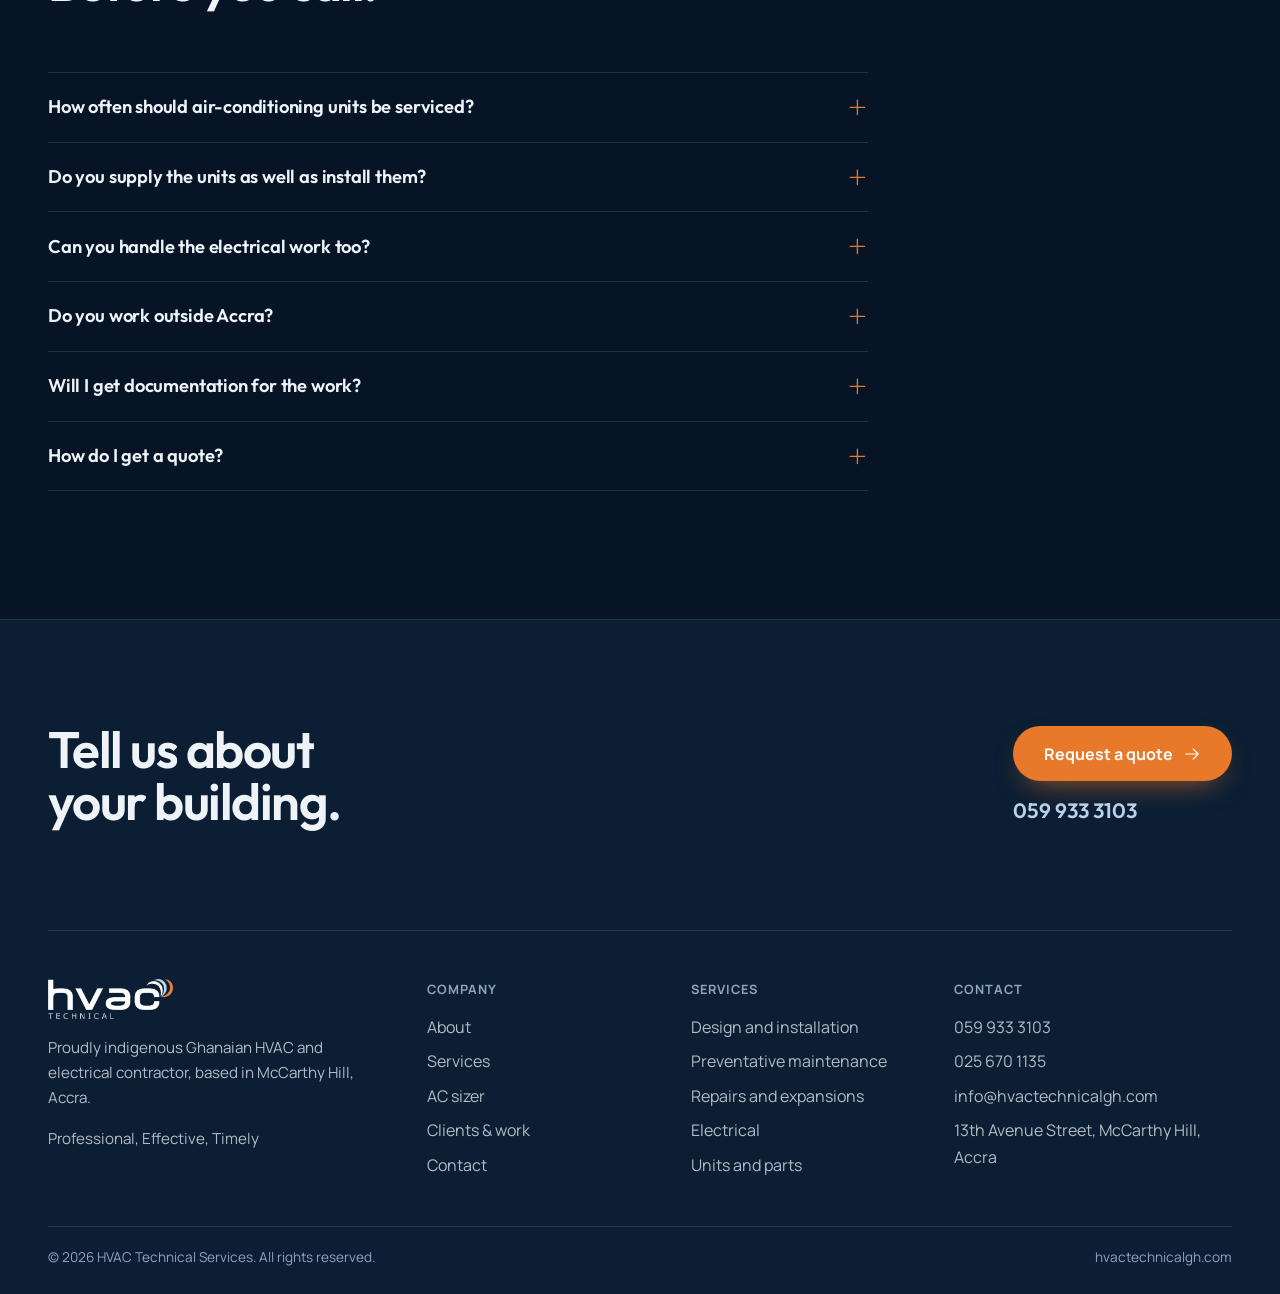
<file: services.html>
<!DOCTYPE html>
<html lang="en-GH">
<head>
  <meta charset="utf-8">
  <meta name="viewport" content="width=device-width, initial-scale=1">
  <title>Services | HVAC Design, Installation, Maintenance & Electrical | HVAC Technical Services</title>
  <meta name="description" content="Customised HVAC design and installation, preventative maintenance and servicing, HVAC repairs and system expansions, electrical installations and maintenance, and supply of HVAC units and parts across Ghana.">
  <link rel="canonical" href="https://hvactechnicalgh.com/services.html">
  <meta property="og:type" content="website">
  <meta property="og:title" content="HVAC & Electrical Services | HVAC Technical Services">
  <meta property="og:description" content="From customised design and installation to monthly preventative maintenance, repairs, electrical work and parts supply.">
  <meta property="og:image" content="https://hvactechnicalgh.com/assets/img/og.jpg">
  <meta name="theme-color" content="#071426">
  <link rel="icon" href="assets/img/favicon.svg" type="image/svg+xml">
  <link rel="icon" href="/favicon.ico" sizes="32x32">
  <link rel="apple-touch-icon" href="assets/img/apple-touch-icon.png">
  <link rel="preload" as="font" type="font/woff2" crossorigin href="assets/fonts/outfit-var-latin.woff2">
  <link rel="preload" as="font" type="font/woff2" crossorigin href="assets/fonts/manrope-var-latin.woff2">
  <link rel="stylesheet" href="assets/css/main.css">
</head>
<body>

  <a class="sr-only" href="#main">Skip to content</a>

  <header class="nav">
    <div class="container">
      <a class="nav__logo" href="index.html" aria-label="HVAC Technical Services, home">
        <img src="assets/img/logo-dark.webp" alt="HVAC Technical Services" width="120" height="38">
      </a>
      <nav class="nav__links" aria-label="Primary">
        <a href="index.html">Home</a>
        <a href="about.html">About</a>
        <a href="services.html">Services</a>
        <a href="sizer.html">AC sizer</a>
        <a href="work.html">Clients &amp; Work</a>
        <a href="contact.html">Contact</a>
      </nav>
      <div class="nav__actions">
        <a class="btn btn--primary btn--sm" href="contact.html#quote">Request a quote</a>
      </div>
      <button class="nav__burger" type="button" aria-label="Open menu" aria-expanded="false" aria-controls="drawer"><svg class="icon" viewBox="0 0 256 256" fill="currentColor" aria-hidden="true"><path d="M224,128a8,8,0,0,1-8,8H40a8,8,0,0,1,0-16H216A8,8,0,0,1,224,128ZM40,72H216a8,8,0,0,0,0-16H40a8,8,0,0,0,0,16ZM216,184H40a8,8,0,0,0,0,16H216a8,8,0,0,0,0-16Z"/></svg></button>
    </div>
  </header>

  <div class="drawer" id="drawer" data-open="false" aria-hidden="true">
    <div class="drawer__top">
      <img src="assets/img/logo-dark.webp" alt="HVAC Technical Services" width="114" height="36">
      <button class="drawer__close" type="button" aria-label="Close menu"><svg class="icon" viewBox="0 0 256 256" fill="currentColor" aria-hidden="true"><path d="M205.66,194.34a8,8,0,0,1-11.32,11.32L128,139.31,61.66,205.66a8,8,0,0,1-11.32-11.32L116.69,128,50.34,61.66A8,8,0,0,1,61.66,50.34L128,116.69l66.34-66.35a8,8,0,0,1,11.32,11.32L139.31,128Z"/></svg></button>
    </div>
    <nav class="drawer__links" aria-label="Mobile">
      <a href="index.html">Home</a>
      <a href="about.html">About</a>
      <a href="services.html">Services</a>
      <a href="sizer.html">AC sizer</a>
      <a href="work.html">Clients &amp; Work</a>
      <a href="contact.html">Contact</a>
    </nav>
    <div class="drawer__foot">
      <a class="btn btn--primary btn--lg" href="contact.html#quote">Request a quote</a>
      <a class="btn btn--ghost btn--lg" href="tel:+233599333103">Call 059 933 3103</a>
      <p class="small">Professional, Effective, Timely</p>
    </div>
  </div>

  <main id="main">

    <section>
      <div class="container opener">
        <h1 class="h1">
          <span class="line"><span style="--i:0">From design to</span></span>
          <span class="line"><span style="--i:1"><em>lifetime care.</em></span></span>
        </h1>
        <p class="lede">We supply and install air conditioning and electrical systems at competitive rates, then keep them running with affordable repairs and proactive servicing.</p>
      </div>
    </section>

    <section class="section" aria-label="Services in detail">
      <div class="container index">
        <nav class="index__nav" aria-label="Services">
          <a href="#design-installation">Design and installation</a>
          <a href="#maintenance">Maintenance and servicing</a>
          <a href="#repairs">Repairs and expansions</a>
          <a href="#electrical">Electrical</a>
          <a href="#supply">Units and parts</a>
          <a href="#commercial">Commercial contracts</a>
        </nav>
        <div>
          <article class="entry" id="design-installation">
            <h2 class="h2 reveal">Customised HVAC design and installation</h2>
            <p class="reveal" style="--i:1">We supply and install high-quality air conditioning and electrical systems at competitive rates. Whether you are installing a new system or upgrading an existing one, we provide affordable, efficient solutions that maximise your investment. We guide you in sourcing and choosing unit types and brands for your specific environment.</p>
            <ul class="list list--soft reveal" style="--i:2">
              <li>Site assessment and system sizing for the actual space and occupancy</li>
              <li>Guidance on unit types, capacities and brands</li>
              <li>Split, multi-split, ceiling cassette, ducted and VRF systems</li>
              <li>Commissioning and handover documentation</li>
            </ul>
            <figure class="entry__media reveal" style="--i:3"><img src="assets/img/install-cassette.webp" srcset="assets/img/install-cassette-700.webp 700w, assets/img/install-cassette-950.webp 950w, assets/img/install-cassette.webp 1068w" sizes="(max-width: 959px) 93vw, 63vw" alt="Technician servicing a ceiling cassette unit from a stepladder" width="1068" height="1600" loading="lazy"></figure>
          </article>

          <article class="entry" id="maintenance">
            <h2 class="h2 reveal">Preventative maintenance and servicing</h2>
            <p class="reveal" style="--i:1">Exceptional servicing of your units, affordable repairs and comprehensive solutions to keep your home, office or property comfortable and energy efficient. Units are serviced under strict industry directives, prolonging their life and keeping running costs down.</p>
            <ul class="list list--soft reveal" style="--i:2">
              <li>Monthly preventative maintenance plans for commercial clients</li>
              <li>Filter, coil and drainage cleaning; refrigerant and electrical checks</li>
              <li>Performance verified against manufacturer specification</li>
              <li>A written service record after every visit</li>
            </ul>
            <figure class="entry__media reveal" style="--i:3"><img src="assets/img/service-condensers.webp" srcset="assets/img/service-condensers-700.webp 700w, assets/img/service-condensers-950.webp 950w, assets/img/service-condensers.webp 1600w" sizes="(max-width: 959px) 93vw, 63vw" alt="Three technicians servicing Carrier VRF outdoor units" width="1600" height="1068" loading="lazy"></figure>
          </article>

          <article class="entry" id="repairs">
            <h2 class="h2 reveal">HVAC repairs and system expansions</h2>
            <p class="reveal" style="--i:1">When a unit fails we diagnose the root cause and repair it properly, supplying and replacing damaged parts rather than resetting and hoping. When your building or team grows, we expand the system to match.</p>
            <ul class="list list--soft reveal" style="--i:2">
              <li>Fault diagnosis: refrigerant, electrical, controls and mechanical</li>
              <li>Repair, supply and replacement of damaged parts</li>
              <li>System expansions for new floors, rooms and occupancy</li>
              <li>Recommendations to enhance system performance</li>
            </ul>
            <figure class="entry__media reveal" style="--i:3"><img src="assets/img/service-fan.webp" srcset="assets/img/service-fan-700.webp 700w, assets/img/service-fan-950.webp 950w, assets/img/service-fan.webp 1200w" sizes="(max-width: 959px) 93vw, 63vw" alt="Technicians repairing a condenser fan assembly" width="1136" height="1062" loading="lazy"></figure>
          </article>

          <article class="entry" id="electrical">
            <h2 class="h2 reveal">Electrical installations and maintenance</h2>
            <p class="reveal" style="--i:1">Air conditioning is only as reliable as the power behind it. We install and maintain the electrical systems that serve HVAC equipment and the wider building, in line with safety standards and statutory requirements.</p>
            <ul class="list list--soft reveal" style="--i:2">
              <li>Power supply, distribution and isolation for HVAC equipment</li>
              <li>Wiring, control circuits and protection devices</li>
              <li>Electrical maintenance alongside your HVAC service schedule</li>
              <li>Compliance with all relevant industry regulations</li>
            </ul>
            <figure class="entry__media reveal" style="--i:3"><img src="assets/img/work-panel.webp" srcset="assets/img/work-panel-700.webp 700w, assets/img/work-panel-950.webp 950w, assets/img/work-panel.webp 1600w" sizes="(max-width: 959px) 93vw, 63vw" alt="Technician working inside an open HVAC control panel" width="1600" height="1068" loading="lazy"></figure>
          </article>

          <article class="entry" id="supply">
            <h2 class="h2 reveal">Supply of HVAC units and parts</h2>
            <p class="reveal" style="--i:1">Quality air-conditioning units and genuine spare parts at competitive rates, with the option of professional installation by the same team. Our experience across brands, sizes and capacities means you get the right equipment for your environment.</p>
            <ul class="list list--soft reveal" style="--i:2">
              <li>Units for residential, commercial and industrial use</li>
              <li>Compressors, fans, motors, filters, controls and consumables</li>
              <li>Advice on brand and capacity selection</li>
              <li>Supply-only or supply-and-install</li>
            </ul>
            <figure class="entry__media reveal" style="--i:3"><img src="assets/img/retail-hoist.webp" srcset="assets/img/retail-hoist-450.webp 450w, assets/img/retail-hoist-700.webp 700w, assets/img/retail-hoist.webp 960w" sizes="(max-width: 959px) 93vw, 63vw" alt="Fan coil unit hoisted into the ceiling of a retail store" width="1068" height="1600" loading="lazy"></figure>
          </article>

          <article class="entry" id="commercial">
            <h2 class="h2 reveal">Commercial maintenance contracts</h2>
            <p class="reveal" style="--i:1">End-to-end HVAC and electrical design, installation and maintenance tailored to your building. From initial assessment to execution, your project meets custom specifications, timelines and budgets.</p>
            <ul class="list list--soft reveal" style="--i:2">
              <li>Monthly preventative maintenance for all HVAC and electrical equipment</li>
              <li>Supply and installation of HVAC and electrical systems</li>
              <li>Repair, supply and replacement of damaged parts</li>
              <li>Comprehensive service records: installation, commissioning, servicing and repair documentation</li>
            </ul>
            <figure class="entry__media reveal" style="--i:3"><img src="assets/img/team-drawings.webp" srcset="assets/img/team-drawings-700.webp 700w, assets/img/team-drawings-950.webp 950w, assets/img/team-drawings.webp 1600w" sizes="(max-width: 959px) 93vw, 63vw" alt="Two technicians reviewing equipment documentation on site" width="1600" height="1068" loading="lazy"></figure>
          </article>
        </div>
      </div>
    </section>

    <!-- Pointer to the sizer, which now has its own page -->
    <section class="section--tight" aria-labelledby="sizer-link">
      <div class="container">
        <a class="promo reveal" href="sizer.html">
          <div>
            <p class="eyebrow">Work it out yourself</p>
            <h2 class="h3" id="sizer-link">What size unit does your room need?</h2>
            <p>Put in the room and get an indicative capacity in BTU and horsepower, then send the figures straight to us.</p>
          </div>
          <span class="promo__go" aria-hidden="true"><svg class="icon" viewBox="0 0 256 256" fill="currentColor"><path d="M221.66,133.66l-72,72a8,8,0,0,1-11.32-11.32L196.69,136H40a8,8,0,0,1,0-16H196.69L138.34,61.66a8,8,0,0,1,11.32-11.32l72,72A8,8,0,0,1,221.66,133.66Z"/></svg></span>
        </a>
      </div>
    </section>

    <!-- Scope -->
    <section class="section section--raised" aria-labelledby="scope">
      <div class="container">
        <div class="head"><h2 class="h2 reveal" id="scope">Industrial, office and residential.</h2></div>
        <div class="columns">
          <div class="reveal"><h3 class="h3">Industrial</h3><p>Our expert team is ready to install or stabilise your units no matter how complex, with maintenance schedules built around production.</p></div>
          <div class="reveal" style="--i:1"><h3 class="h3">Office</h3><p>A strict maintenance routine ensures optimum function of your air-conditioning units, so staff and visitors stay comfortable all year.</p></div>
          <div class="reveal" style="--i:2"><h3 class="h3">Residential</h3><p>We install and service home units all year round, for single homes and apartment complexes alike.</p></div>
        </div>
      </div>
    </section>

    <!-- FAQ -->
    <section class="section" aria-labelledby="faq">
      <div class="container">
        <div class="head"><h2 class="h2 reveal" id="faq">Before you call.</h2></div>
        <div class="faq reveal" style="--i:1">
          <details>
            <summary>How often should air-conditioning units be serviced?<svg class="icon" viewBox="0 0 256 256" fill="currentColor" aria-hidden="true"><path d="M224,128a8,8,0,0,1-8,8H136v80a8,8,0,0,1-16,0V136H40a8,8,0,0,1,0-16h80V40a8,8,0,0,1,16,0v80h80A8,8,0,0,1,224,128Z"/></svg></summary>
            <div class="faq__body">For commercial premises we recommend monthly preventative maintenance, which is what our commercial contracts are built around. Residential units benefit from servicing at least twice a year, more often in dusty locations or where units run continuously.</div>
          </details>
          <details>
            <summary>Do you supply the units as well as install them?<svg class="icon" viewBox="0 0 256 256" fill="currentColor" aria-hidden="true"><path d="M224,128a8,8,0,0,1-8,8H136v80a8,8,0,0,1-16,0V136H40a8,8,0,0,1,0-16h80V40a8,8,0,0,1,16,0v80h80A8,8,0,0,1,224,128Z"/></svg></summary>
            <div class="faq__body">Yes. We supply air-conditioning units and genuine spare parts at competitive rates, and we can advise on the right brand and capacity for your environment. Supply-only is also available if you have your own installer.</div>
          </details>
          <details>
            <summary>Can you handle the electrical work too?<svg class="icon" viewBox="0 0 256 256" fill="currentColor" aria-hidden="true"><path d="M224,128a8,8,0,0,1-8,8H136v80a8,8,0,0,1-16,0V136H40a8,8,0,0,1,0-16h80V40a8,8,0,0,1,16,0v80h80A8,8,0,0,1,224,128Z"/></svg></summary>
            <div class="faq__body">Yes. Electrical installations and maintenance are a core service line, so the power supply, isolation and controls for your HVAC equipment are handled by the same team, to the same standards.</div>
          </details>
          <details>
            <summary>Do you work outside Accra?<svg class="icon" viewBox="0 0 256 256" fill="currentColor" aria-hidden="true"><path d="M224,128a8,8,0,0,1-8,8H136v80a8,8,0,0,1-16,0V136H40a8,8,0,0,1,0-16h80V40a8,8,0,0,1,16,0v80h80A8,8,0,0,1,224,128Z"/></svg></summary>
            <div class="faq__body">We are based in McCarthy Hill, Accra and serve clients across Ghana and beyond. Contact us with the location and scope of the work and we will confirm availability.</div>
          </details>
          <details>
            <summary>Will I get documentation for the work?<svg class="icon" viewBox="0 0 256 256" fill="currentColor" aria-hidden="true"><path d="M224,128a8,8,0,0,1-8,8H136v80a8,8,0,0,1-16,0V136H40a8,8,0,0,1,0-16h80V40a8,8,0,0,1,16,0v80h80A8,8,0,0,1,224,128Z"/></svg></summary>
            <div class="faq__body">Yes. We maintain comprehensive service records including installation, commissioning, servicing and repair documentation, and we provide recommendations to enhance system performance.</div>
          </details>
          <details>
            <summary>How do I get a quote?<svg class="icon" viewBox="0 0 256 256" fill="currentColor" aria-hidden="true"><path d="M224,128a8,8,0,0,1-8,8H136v80a8,8,0,0,1-16,0V136H40a8,8,0,0,1,0-16h80V40a8,8,0,0,1,16,0v80h80A8,8,0,0,1,224,128Z"/></svg></summary>
            <div class="faq__body">Use the quote form on the contact page, send a WhatsApp message to 059 933 3103, or email info@hvactechnicalgh.com. For commercial work we arrange a site assessment first so the proposal reflects the real building.</div>
          </details>
        </div>
      </div>
    </section>

  </main>

  <footer class="footer">
    <div class="container">
      <div class="footer__cta">
        <h2 class="h2 reveal">Tell us about your building.</h2>
        <div class="footer__cta-actions reveal" style="--i:1">
          <a class="btn btn--primary btn--lg" href="contact.html#quote">Request a quote <svg class="icon" viewBox="0 0 256 256" fill="currentColor" aria-hidden="true"><path d="M221.66,133.66l-72,72a8,8,0,0,1-11.32-11.32L196.69,136H40a8,8,0,0,1,0-16H196.69L138.34,61.66a8,8,0,0,1,11.32-11.32l72,72A8,8,0,0,1,221.66,133.66Z"/></svg></a>
          <a class="plain" href="tel:+233599333103">059 933 3103</a>
        </div>
      </div>
      <div class="footer__grid">
        <div class="footer__brand">
          <img src="assets/img/logo-dark.webp" alt="HVAC Technical Services" width="126" height="40" loading="lazy">
          <p>Proudly indigenous Ghanaian HVAC and electrical contractor, based in McCarthy Hill, Accra.</p>
          <p class="small">Professional, Effective, Timely</p>
        </div>
        <div>
          <h4>Company</h4>
          <ul>
            <li><a href="about.html">About</a></li>
            <li><a href="services.html">Services</a></li>
            <li><a href="sizer.html">AC sizer</a></li>
            <li><a href="work.html">Clients &amp; work</a></li>
            <li><a href="contact.html">Contact</a></li>
          </ul>
        </div>
        <div>
          <h4>Services</h4>
          <ul>
            <li><a href="services.html#design-installation">Design and installation</a></li>
            <li><a href="services.html#maintenance">Preventative maintenance</a></li>
            <li><a href="services.html#repairs">Repairs and expansions</a></li>
            <li><a href="services.html#electrical">Electrical</a></li>
            <li><a href="services.html#supply">Units and parts</a></li>
          </ul>
        </div>
        <div>
          <h4>Contact</h4>
          <ul>
            <li><a href="tel:+233599333103">059 933 3103</a></li>
            <li><a href="tel:+233256701135">025 670 1135</a></li>
            <li><a href="mailto:info@hvactechnicalgh.com">info@hvactechnicalgh.com</a></li>
            <li><a href="https://maps.google.com/?q=13th+Avenue+Street,+McCarthy+Hill,+Accra" target="_blank" rel="noopener">13th Avenue Street, McCarthy Hill, Accra</a></li>
          </ul>
        </div>
      </div>
      <div class="footer__bottom">
        <span>&copy; <span data-year>2026</span> HVAC Technical Services. All rights reserved.</span>
        <span>hvactechnicalgh.com</span>
      </div>
    </div>
  </footer>

  <a class="wa-float" href="https://wa.me/233599333103?text=Hello%20HVAC%20Technical%2C%20I%27d%20like%20to%20discuss%20a%20project." target="_blank" rel="noopener" aria-label="Chat with us on WhatsApp"><svg class="icon" viewBox="0 0 256 256" fill="currentColor" aria-hidden="true"><path d="M187.58,144.84l-32-16a8,8,0,0,0-8,.5l-14.69,9.8a40.55,40.55,0,0,1-16-16l9.8-14.69a8,8,0,0,0,.5-8l-16-32A8,8,0,0,0,104,64a40,40,0,0,0-40,40,88.1,88.1,0,0,0,88,88,40,40,0,0,0,40-40A8,8,0,0,0,187.58,144.84ZM152,176a72.08,72.08,0,0,1-72-72A24,24,0,0,1,99.29,80.46l11.48,23L101,118a8,8,0,0,0-.73,7.51,56.47,56.47,0,0,0,30.15,30.15A8,8,0,0,0,138,155l14.61-9.74,23,11.48A24,24,0,0,1,152,176ZM128,24A104,104,0,0,0,36.18,176.88L24.83,210.93a16,16,0,0,0,20.24,20.24l34.05-11.35A104,104,0,1,0,128,24Zm0,192a87.87,87.87,0,0,1-44.06-11.81,8,8,0,0,0-6.54-.67L40,216,52.47,178.6a8,8,0,0,0-.66-6.54A88,88,0,1,1,128,216Z"/></svg></a>

  <script src="assets/js/main.js" defer></script>
</body>
</html>
</file>
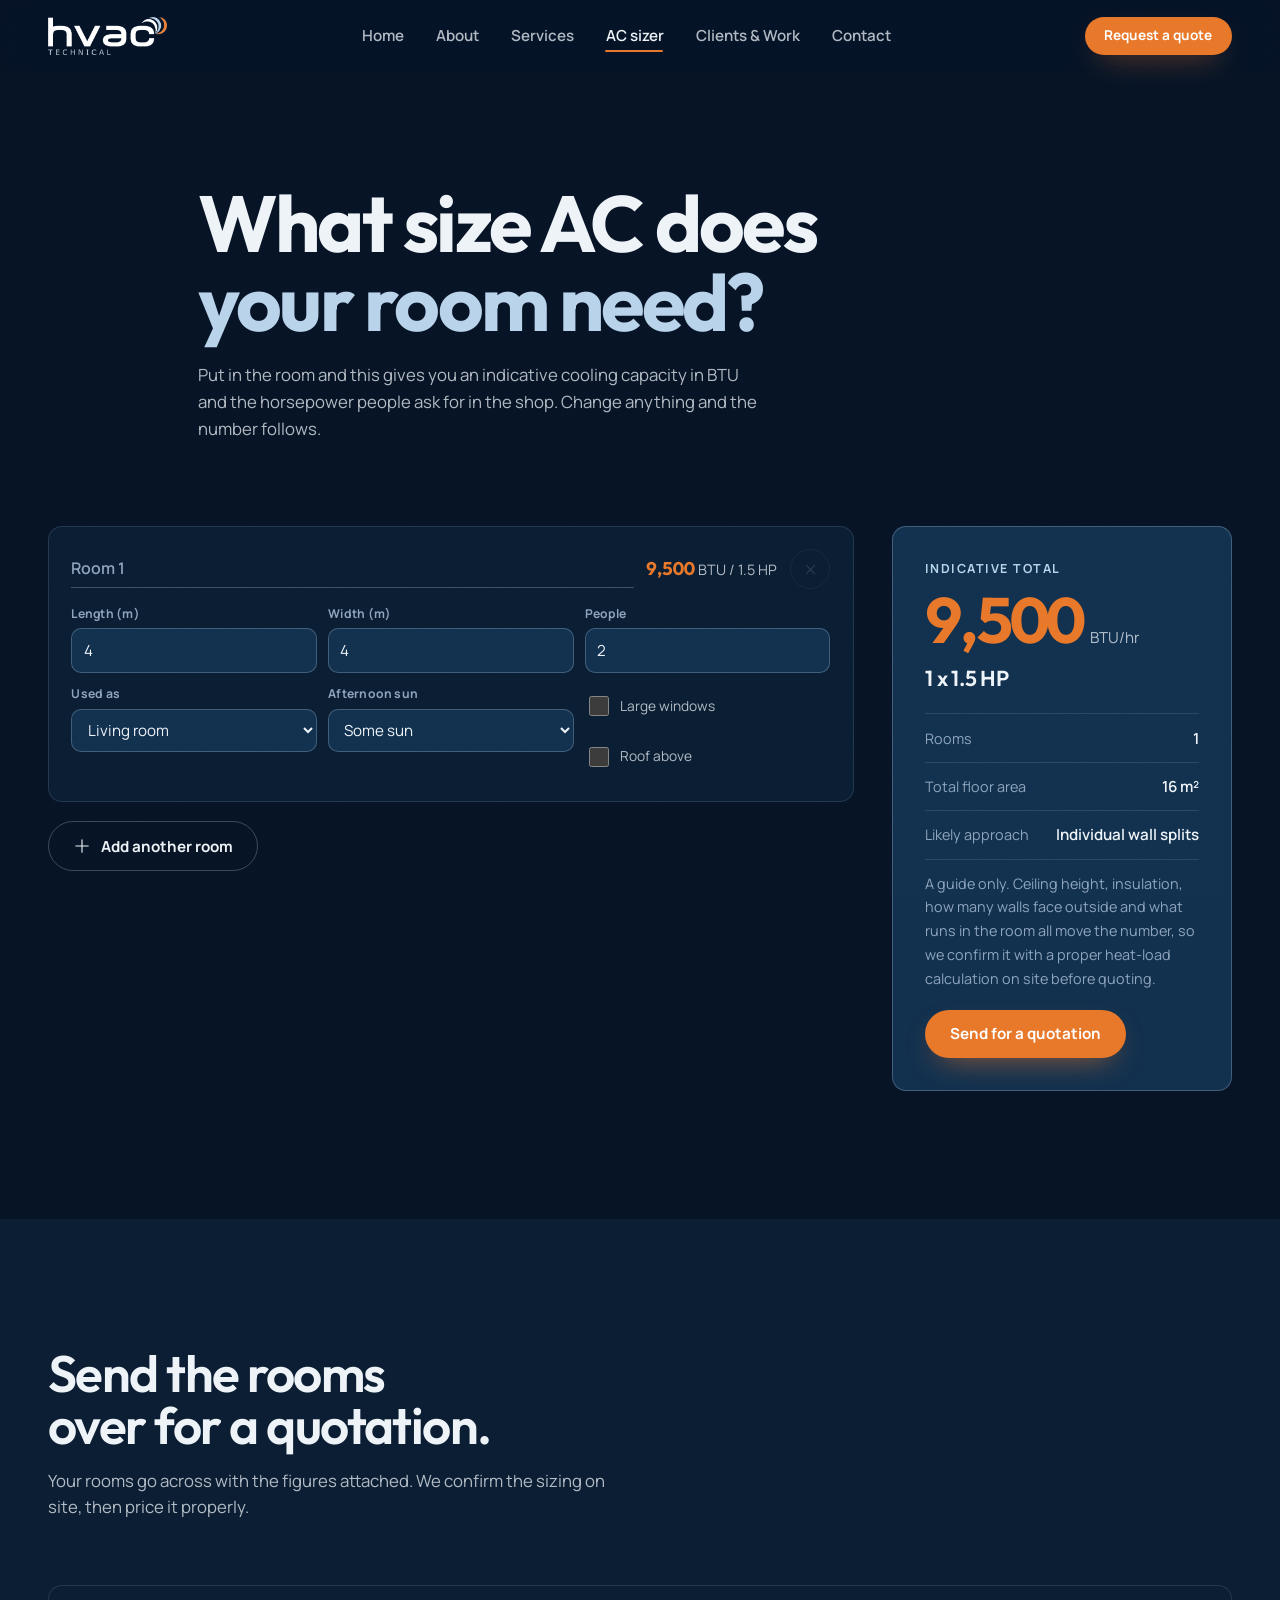
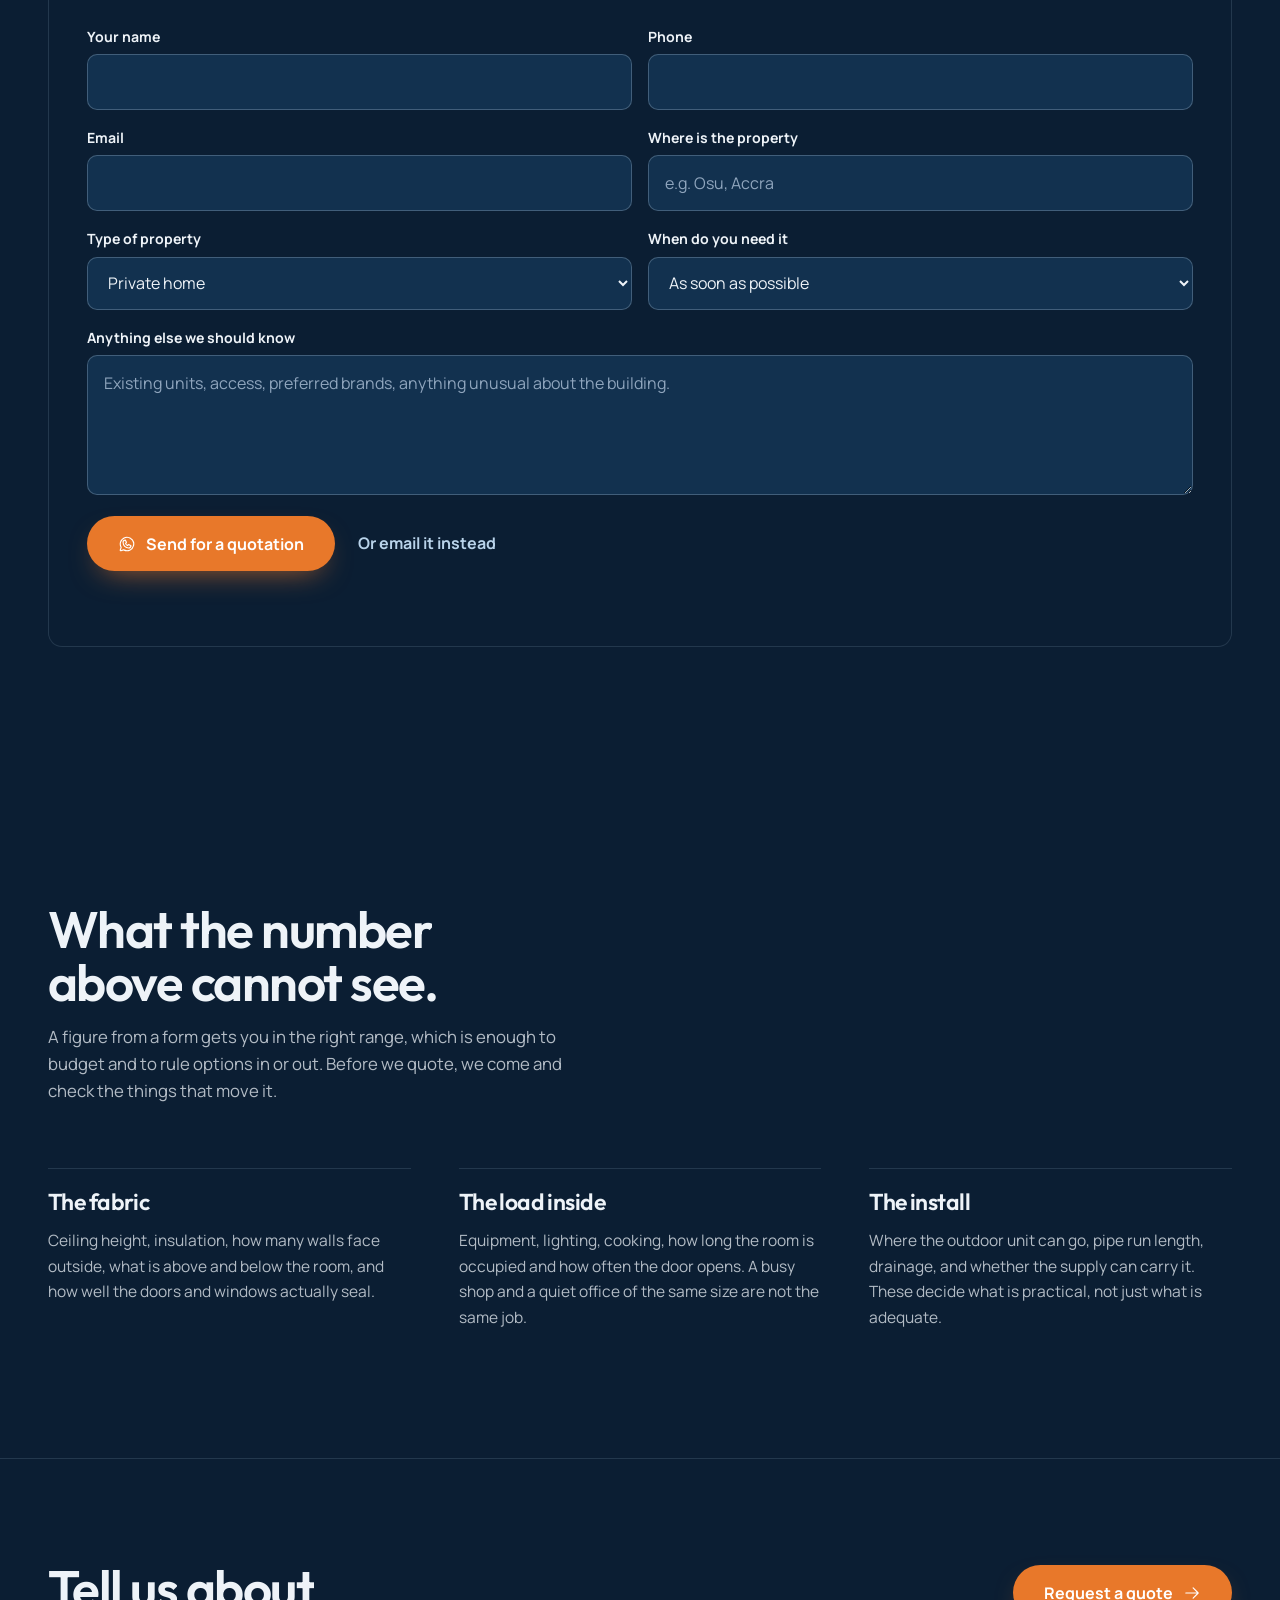
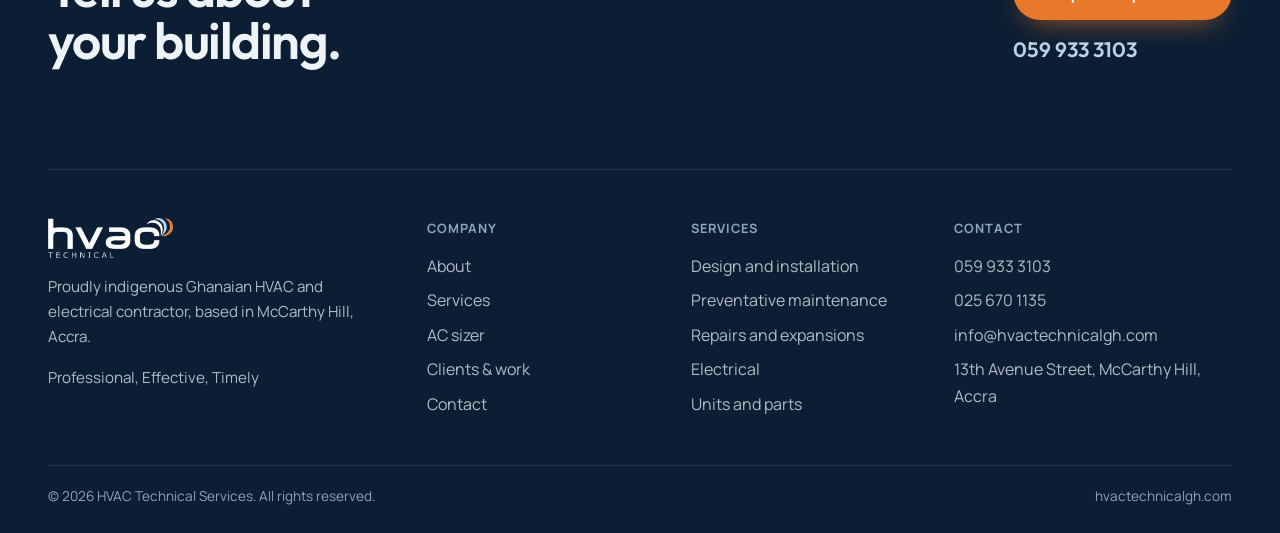
<file: sizer.html>
<!DOCTYPE html>
<html lang="en-GH">
<head>
  <meta charset="utf-8">
  <meta name="viewport" content="width=device-width, initial-scale=1">
  <title>AC Size Calculator | What Size Air Conditioner Do I Need? | HVAC Technical Services, Accra</title>
  <meta name="description" content="Work out what size air conditioner a room needs. Enter the room size, what it is used for, the sun it gets and how many people use it, and get an indicative capacity in BTU and horsepower for Ghanaian conditions.">
  <link rel="canonical" href="https://hvactechnicalgh.com/sizer.html">
  <meta property="og:type" content="website">
  <meta property="og:title" content="What size AC does your room need? | HVAC Technical Services">
  <meta property="og:description" content="A quick indicative size in BTU and horsepower for your room, from a Ghanaian HVAC contractor. Send the figures straight to us for a site assessment.">
  <meta property="og:image" content="https://hvactechnicalgh.com/assets/img/og.jpg">
  <meta property="og:url" content="https://hvactechnicalgh.com/sizer.html">
  <meta name="theme-color" content="#071426">
  <link rel="icon" href="assets/img/favicon.svg" type="image/svg+xml">
  <link rel="icon" href="/favicon.ico" sizes="32x32">
  <link rel="apple-touch-icon" href="assets/img/apple-touch-icon.png">
  <link rel="preload" as="font" type="font/woff2" crossorigin href="assets/fonts/outfit-var-latin.woff2">
  <link rel="preload" as="font" type="font/woff2" crossorigin href="assets/fonts/manrope-var-latin.woff2">
  <link rel="stylesheet" href="assets/css/main.css">
</head>
<body>

  <a class="sr-only" href="#main">Skip to content</a>

  <header class="nav">
    <div class="container">
      <a class="nav__logo" href="index.html" aria-label="HVAC Technical Services, home">
        <img src="assets/img/logo-dark.webp" alt="HVAC Technical Services" width="120" height="38">
      </a>
      <nav class="nav__links" aria-label="Primary">
        <a href="index.html">Home</a>
        <a href="about.html">About</a>
        <a href="services.html">Services</a>
        <a href="sizer.html">AC sizer</a>
        <a href="work.html">Clients &amp; Work</a>
        <a href="contact.html">Contact</a>
      </nav>
      <div class="nav__actions">
        <a class="btn btn--primary btn--sm" href="contact.html#quote">Request a quote</a>
      </div>
      <button class="nav__burger" type="button" aria-label="Open menu" aria-expanded="false" aria-controls="drawer"><svg class="icon" viewBox="0 0 256 256" fill="currentColor" aria-hidden="true"><path d="M224,128a8,8,0,0,1-8,8H40a8,8,0,0,1,0-16H216A8,8,0,0,1,224,128ZM40,72H216a8,8,0,0,0,0-16H40a8,8,0,0,0,0,16ZM216,184H40a8,8,0,0,0,0,16H216a8,8,0,0,0,0-16Z"/></svg></button>
    </div>
  </header>

  <div class="drawer" id="drawer" data-open="false" aria-hidden="true">
    <div class="drawer__top">
      <img src="assets/img/logo-dark.webp" alt="HVAC Technical Services" width="114" height="36">
      <button class="drawer__close" type="button" aria-label="Close menu"><svg class="icon" viewBox="0 0 256 256" fill="currentColor" aria-hidden="true"><path d="M205.66,194.34a8,8,0,0,1-11.32,11.32L128,139.31,61.66,205.66a8,8,0,0,1-11.32-11.32L116.69,128,50.34,61.66A8,8,0,0,1,61.66,50.34L128,116.69l66.34-66.35a8,8,0,0,1,11.32,11.32L139.31,128Z"/></svg></button>
    </div>
    <nav class="drawer__links" aria-label="Mobile">
      <a href="index.html">Home</a>
      <a href="about.html">About</a>
      <a href="services.html">Services</a>
      <a href="sizer.html">AC sizer</a>
      <a href="work.html">Clients &amp; Work</a>
      <a href="contact.html">Contact</a>
    </nav>
    <div class="drawer__foot">
      <a class="btn btn--primary btn--lg" href="contact.html#quote">Request a quote</a>
      <a class="btn btn--ghost btn--lg" href="tel:+233599333103">Call 059 933 3103</a>
      <p class="small">Professional, Effective, Timely</p>
    </div>
  </div>

    <main id="main">

    <section>
      <div class="container opener">
        <h1 class="h1">
          <span class="line"><span style="--i:0">What size AC does</span></span>
          <span class="line"><span style="--i:1"><em>your room need?</em></span></span>
        </h1>
        <p class="lede">Put in the room and this gives you an indicative cooling capacity in BTU and the horsepower people ask for in the shop. Change anything and the number follows.</p>
      </div>
    </section>

    <!-- Room by room, then a quotation request -->
    <section class="section" id="sizer" aria-label="Size your rooms">
      <div class="container">
        <div class="builder">
          <div>
            <ol class="rooms" id="rooms"></ol>
            <button class="btn btn--ghost" type="button" id="add-room"><svg class="icon" viewBox="0 0 256 256" fill="currentColor" aria-hidden="true"><path d="M224,128a8,8,0,0,1-8,8H136v80a8,8,0,0,1-16,0V136H40a8,8,0,0,1,0-16h80V40a8,8,0,0,1,16,0v80h80A8,8,0,0,1,224,128Z"/></svg> Add another room</button>
            <p class="small" id="room-cap" hidden>That is as many rooms as this form takes. For anything larger, send us the drawings and we will work from those.</p>
          </div>

          <aside class="builder__side">
            <div class="sizer__out">
              <p class="eyebrow">Indicative total</p>
              <p class="sizer__btu"><strong id="sum-btu">0</strong><span>BTU/hr</span></p>
              <p class="sizer__unit" id="sum-units">Fill in your first room</p>
              <dl class="sizer__meta">
                <div><dt>Rooms</dt><dd id="sum-rooms">1</dd></div>
                <div><dt>Total floor area</dt><dd id="sum-area">0 m&sup2;</dd></div>
                <div><dt>Likely approach</dt><dd id="sum-approach">Individual wall splits</dd></div>
              </dl>
              <p class="sr-only" aria-live="polite" id="sum-sr"></p>
              <p class="small sizer__note">A guide only. Ceiling height, insulation, how many walls face outside and what runs in the room all move the number, so we confirm it with a proper heat-load calculation on site before quoting.</p>
              <a class="btn btn--primary" href="#quote">Send for a quotation</a>
            </div>
          </aside>
        </div>
      </div>
    </section>

    <!-- The request itself -->
    <section class="section section--raised" id="quote" aria-labelledby="quote-title">
      <div class="container">
        <div class="head">
          <h2 class="h2 reveal" id="quote-title">Send the rooms over for a quotation.</h2>
          <p class="lede reveal" style="--i:1">Your rooms go across with the figures attached. We confirm the sizing on site, then price it properly.</p>
        </div>
        <form class="form reveal" style="--i:2" id="quote-form" novalidate>
          <div class="form__row">
            <div class="field"><label for="q-name">Your name</label><input id="q-name" type="text" autocomplete="name" required></div>
            <div class="field"><label for="q-phone">Phone</label><input id="q-phone" type="tel" autocomplete="tel" inputmode="tel" required></div>
          </div>
          <div class="form__row">
            <div class="field"><label for="q-email">Email</label><input id="q-email" type="email" autocomplete="email"></div>
            <div class="field"><label for="q-location">Where is the property</label><input id="q-location" type="text" placeholder="e.g. Osu, Accra"></div>
          </div>
          <div class="form__row">
            <div class="field">
              <label for="q-property">Type of property</label>
              <select id="q-property">
                <option>Private home</option>
                <option>Apartment complex</option>
                <option>Office</option>
                <option>Retail or shopping mall</option>
                <option>Restaurant or hospitality</option>
                <option>Manufacturing or industrial</option>
                <option>Other</option>
              </select>
            </div>
            <div class="field">
              <label for="q-when">When do you need it</label>
              <select id="q-when">
                <option>As soon as possible</option>
                <option>Within a month</option>
                <option>Within three months</option>
                <option>Just budgeting for now</option>
              </select>
            </div>
          </div>
          <div class="field"><label for="q-notes">Anything else we should know</label><textarea id="q-notes" placeholder="Existing units, access, preferred brands, anything unusual about the building."></textarea></div>
          <div class="form__actions">
            <button class="btn btn--primary btn--lg" type="submit"><svg class="icon" viewBox="0 0 256 256" fill="currentColor" aria-hidden="true"><path d="M187.58,144.84l-32-16a8,8,0,0,0-8,.5l-14.69,9.8a40.55,40.55,0,0,1-16-16l9.8-14.69a8,8,0,0,0,.5-8l-16-32A8,8,0,0,0,104,64a40,40,0,0,0-40,40,88.1,88.1,0,0,0,88,88,40,40,0,0,0,40-40A8,8,0,0,0,187.58,144.84ZM152,176a72.08,72.08,0,0,1-72-72A24,24,0,0,1,99.29,80.46l11.48,23L101,118a8,8,0,0,0-.73,7.51,56.47,56.47,0,0,0,30.15,30.15A8,8,0,0,0,138,155l14.61-9.74,23,11.48A24,24,0,0,1,152,176ZM128,24A104,104,0,0,0,36.18,176.88L24.83,210.93a16,16,0,0,0,20.24,20.24l34.05-11.35A104,104,0,1,0,128,24Zm0,192a87.87,87.87,0,0,1-44.06-11.81,8,8,0,0,0-6.54-.67L40,216,52.47,178.6a8,8,0,0,0-.66-6.54A88,88,0,1,1,128,216Z"/></svg> Send for a quotation</button>
            <a class="link" id="q-mail" href="mailto:info@hvactechnicalgh.com">Or email it instead</a>
          </div>
          <p class="form__status" role="status" aria-live="polite"></p>
        </form>
      </div>
    </section>

    <template id="room-tpl">
      <li class="room">
        <div class="room__head">
          <input class="room__name" type="text" data-k="name" aria-label="Room name">
          <p class="room__res"><strong data-out="btu">0</strong> BTU <span data-out="hp"></span></p>
          <button class="room__del" type="button" data-del aria-label="Remove this room"><svg class="icon" viewBox="0 0 256 256" fill="currentColor" aria-hidden="true"><path d="M205.66,194.34a8,8,0,0,1-11.32,11.32L128,139.31,61.66,205.66a8,8,0,0,1-11.32-11.32L116.69,128,50.34,61.66A8,8,0,0,1,61.66,50.34L128,116.69l66.34-66.35a8,8,0,0,1,11.32,11.32L139.31,128Z"/></svg></button>
        </div>
        <div class="room__grid">
          <label class="rfield"><span>Length (m)</span><input type="number" data-k="l" min="1" max="60" step="0.1" value="4" inputmode="decimal"></label>
          <label class="rfield"><span>Width (m)</span><input type="number" data-k="w" min="1" max="60" step="0.1" value="4" inputmode="decimal"></label>
          <label class="rfield"><span>People</span><input type="number" data-k="people" min="1" max="80" step="1" value="2" inputmode="numeric"></label>
          <label class="rfield"><span>Used as</span>
            <select data-k="use">
              <option value="bedroom">Bedroom</option>
              <option value="living" selected>Living room</option>
              <option value="office">Office</option>
              <option value="retail">Shop or restaurant</option>
              <option value="kitchen">Kitchen</option>
            </select>
          </label>
          <label class="rfield"><span>Afternoon sun</span>
            <select data-k="sun">
              <option value="0.9">Mostly shaded</option>
              <option value="1" selected>Some sun</option>
              <option value="1.17">Strong, west facing</option>
            </select>
          </label>
          <div class="rfield rfield--checks">
            <label class="rcheck"><input type="checkbox" data-k="glass"> <span>Large windows</span></label>
            <label class="rcheck"><input type="checkbox" data-k="roof"> <span>Roof above</span></label>
          </div>
        </div>
      </li>
    </template>


    <!-- What the estimate cannot know -->
    <section class="section section--raised" aria-labelledby="whatnext">
      <div class="container">
        <div class="head">
          <h2 class="h2 reveal" id="whatnext">What the number above cannot see.</h2>
          <p class="lede reveal" style="--i:1">A figure from a form gets you in the right range, which is enough to budget and to rule options in or out. Before we quote, we come and check the things that move it.</p>
        </div>
        <div class="columns">
          <div class="reveal">
            <h3 class="h3">The fabric</h3>
            <p>Ceiling height, insulation, how many walls face outside, what is above and below the room, and how well the doors and windows actually seal.</p>
          </div>
          <div class="reveal" style="--i:1">
            <h3 class="h3">The load inside</h3>
            <p>Equipment, lighting, cooking, how long the room is occupied and how often the door opens. A busy shop and a quiet office of the same size are not the same job.</p>
          </div>
          <div class="reveal" style="--i:2">
            <h3 class="h3">The install</h3>
            <p>Where the outdoor unit can go, pipe run length, drainage, and whether the supply can carry it. These decide what is practical, not just what is adequate.</p>
          </div>
        </div>
      </div>
    </section>

  </main>

  <footer class="footer">
    <div class="container">
      <div class="footer__cta">
        <h2 class="h2 reveal">Tell us about your building.</h2>
        <div class="footer__cta-actions reveal" style="--i:1">
          <a class="btn btn--primary btn--lg" href="contact.html#quote">Request a quote <svg class="icon" viewBox="0 0 256 256" fill="currentColor" aria-hidden="true"><path d="M221.66,133.66l-72,72a8,8,0,0,1-11.32-11.32L196.69,136H40a8,8,0,0,1,0-16H196.69L138.34,61.66a8,8,0,0,1,11.32-11.32l72,72A8,8,0,0,1,221.66,133.66Z"/></svg></a>
          <a class="plain" href="tel:+233599333103">059 933 3103</a>
        </div>
      </div>
      <div class="footer__grid">
        <div class="footer__brand">
          <img src="assets/img/logo-dark.webp" alt="HVAC Technical Services" width="126" height="40" loading="lazy">
          <p>Proudly indigenous Ghanaian HVAC and electrical contractor, based in McCarthy Hill, Accra.</p>
          <p class="small">Professional, Effective, Timely</p>
        </div>
        <div>
          <h4>Company</h4>
          <ul>
            <li><a href="about.html">About</a></li>
            <li><a href="services.html">Services</a></li>
            <li><a href="sizer.html">AC sizer</a></li>
            <li><a href="work.html">Clients &amp; work</a></li>
            <li><a href="contact.html">Contact</a></li>
          </ul>
        </div>
        <div>
          <h4>Services</h4>
          <ul>
            <li><a href="services.html#design-installation">Design and installation</a></li>
            <li><a href="services.html#maintenance">Preventative maintenance</a></li>
            <li><a href="services.html#repairs">Repairs and expansions</a></li>
            <li><a href="services.html#electrical">Electrical</a></li>
            <li><a href="services.html#supply">Units and parts</a></li>
          </ul>
        </div>
        <div>
          <h4>Contact</h4>
          <ul>
            <li><a href="tel:+233599333103">059 933 3103</a></li>
            <li><a href="tel:+233256701135">025 670 1135</a></li>
            <li><a href="mailto:info@hvactechnicalgh.com">info@hvactechnicalgh.com</a></li>
            <li><a href="https://maps.google.com/?q=13th+Avenue+Street,+McCarthy+Hill,+Accra" target="_blank" rel="noopener">13th Avenue Street, McCarthy Hill, Accra</a></li>
          </ul>
        </div>
      </div>
      <div class="footer__bottom">
        <span>&copy; <span data-year>2026</span> HVAC Technical Services. All rights reserved.</span>
        <span>hvactechnicalgh.com</span>
      </div>
    </div>
  </footer>

  <a class="wa-float" href="https://wa.me/233599333103?text=Hello%20HVAC%20Technical%2C%20I%27d%20like%20to%20discuss%20a%20project." target="_blank" rel="noopener" aria-label="Chat with us on WhatsApp"><svg class="icon" viewBox="0 0 256 256" fill="currentColor" aria-hidden="true"><path d="M187.58,144.84l-32-16a8,8,0,0,0-8,.5l-14.69,9.8a40.55,40.55,0,0,1-16-16l9.8-14.69a8,8,0,0,0,.5-8l-16-32A8,8,0,0,0,104,64a40,40,0,0,0-40,40,88.1,88.1,0,0,0,88,88,40,40,0,0,0,40-40A8,8,0,0,0,187.58,144.84ZM152,176a72.08,72.08,0,0,1-72-72A24,24,0,0,1,99.29,80.46l11.48,23L101,118a8,8,0,0,0-.73,7.51,56.47,56.47,0,0,0,30.15,30.15A8,8,0,0,0,138,155l14.61-9.74,23,11.48A24,24,0,0,1,152,176ZM128,24A104,104,0,0,0,36.18,176.88L24.83,210.93a16,16,0,0,0,20.24,20.24l34.05-11.35A104,104,0,1,0,128,24Zm0,192a87.87,87.87,0,0,1-44.06-11.81,8,8,0,0,0-6.54-.67L40,216,52.47,178.6a8,8,0,0,0-.66-6.54A88,88,0,1,1,128,216Z"/></svg></a>

  <script src="assets/js/main.js" defer></script>
</body>
</html>
</file>
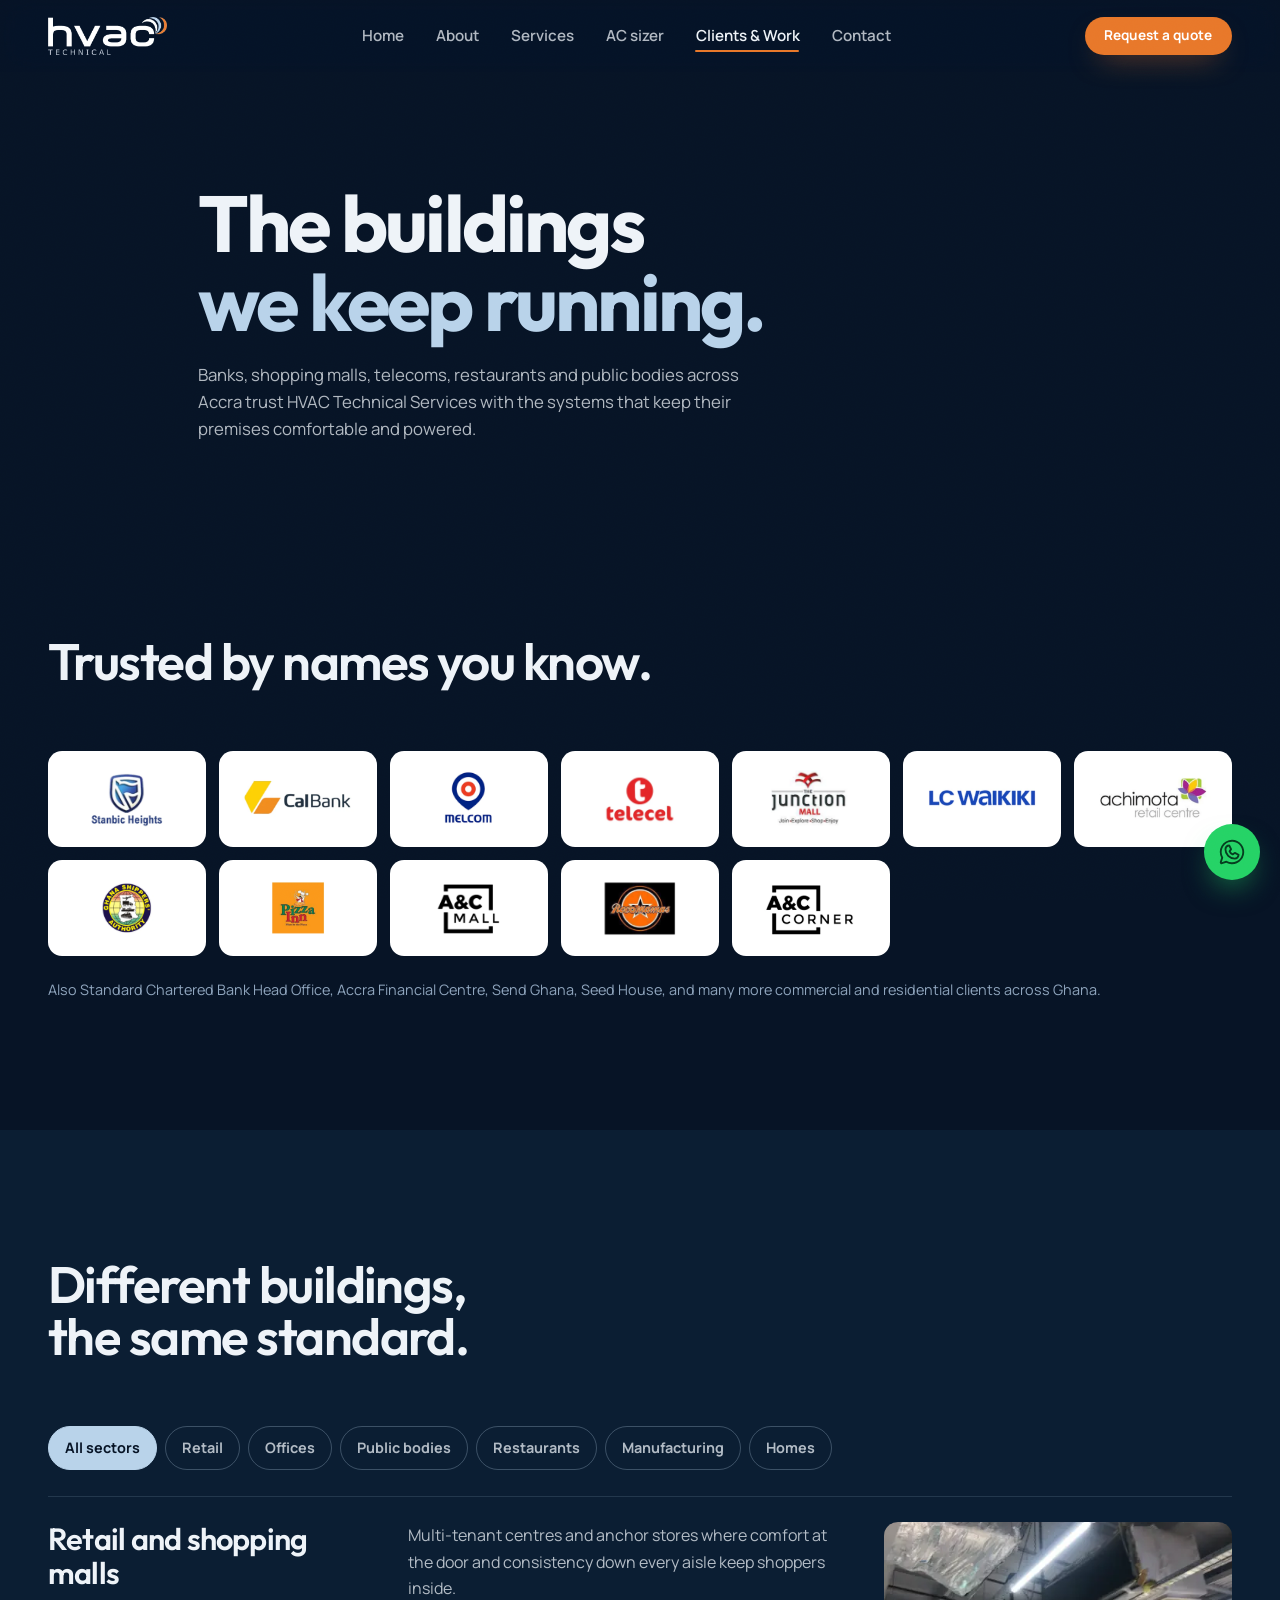
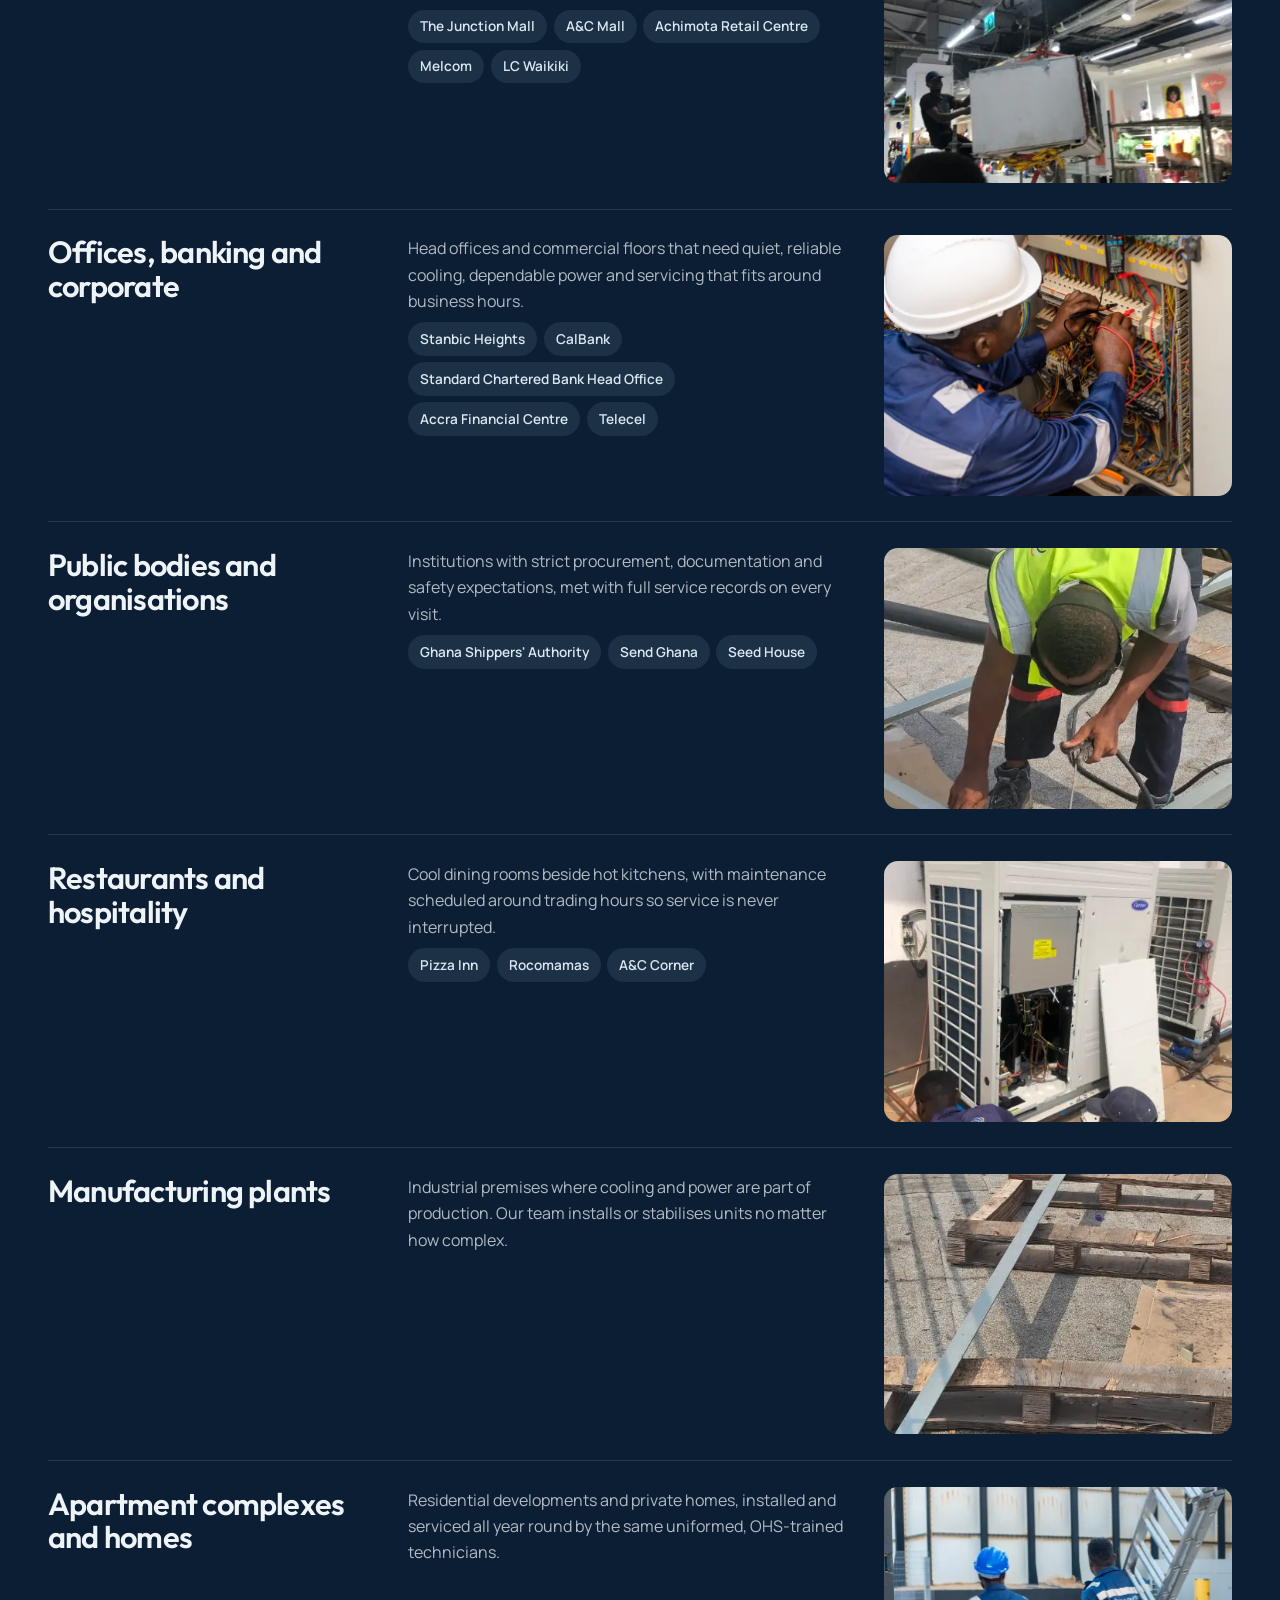
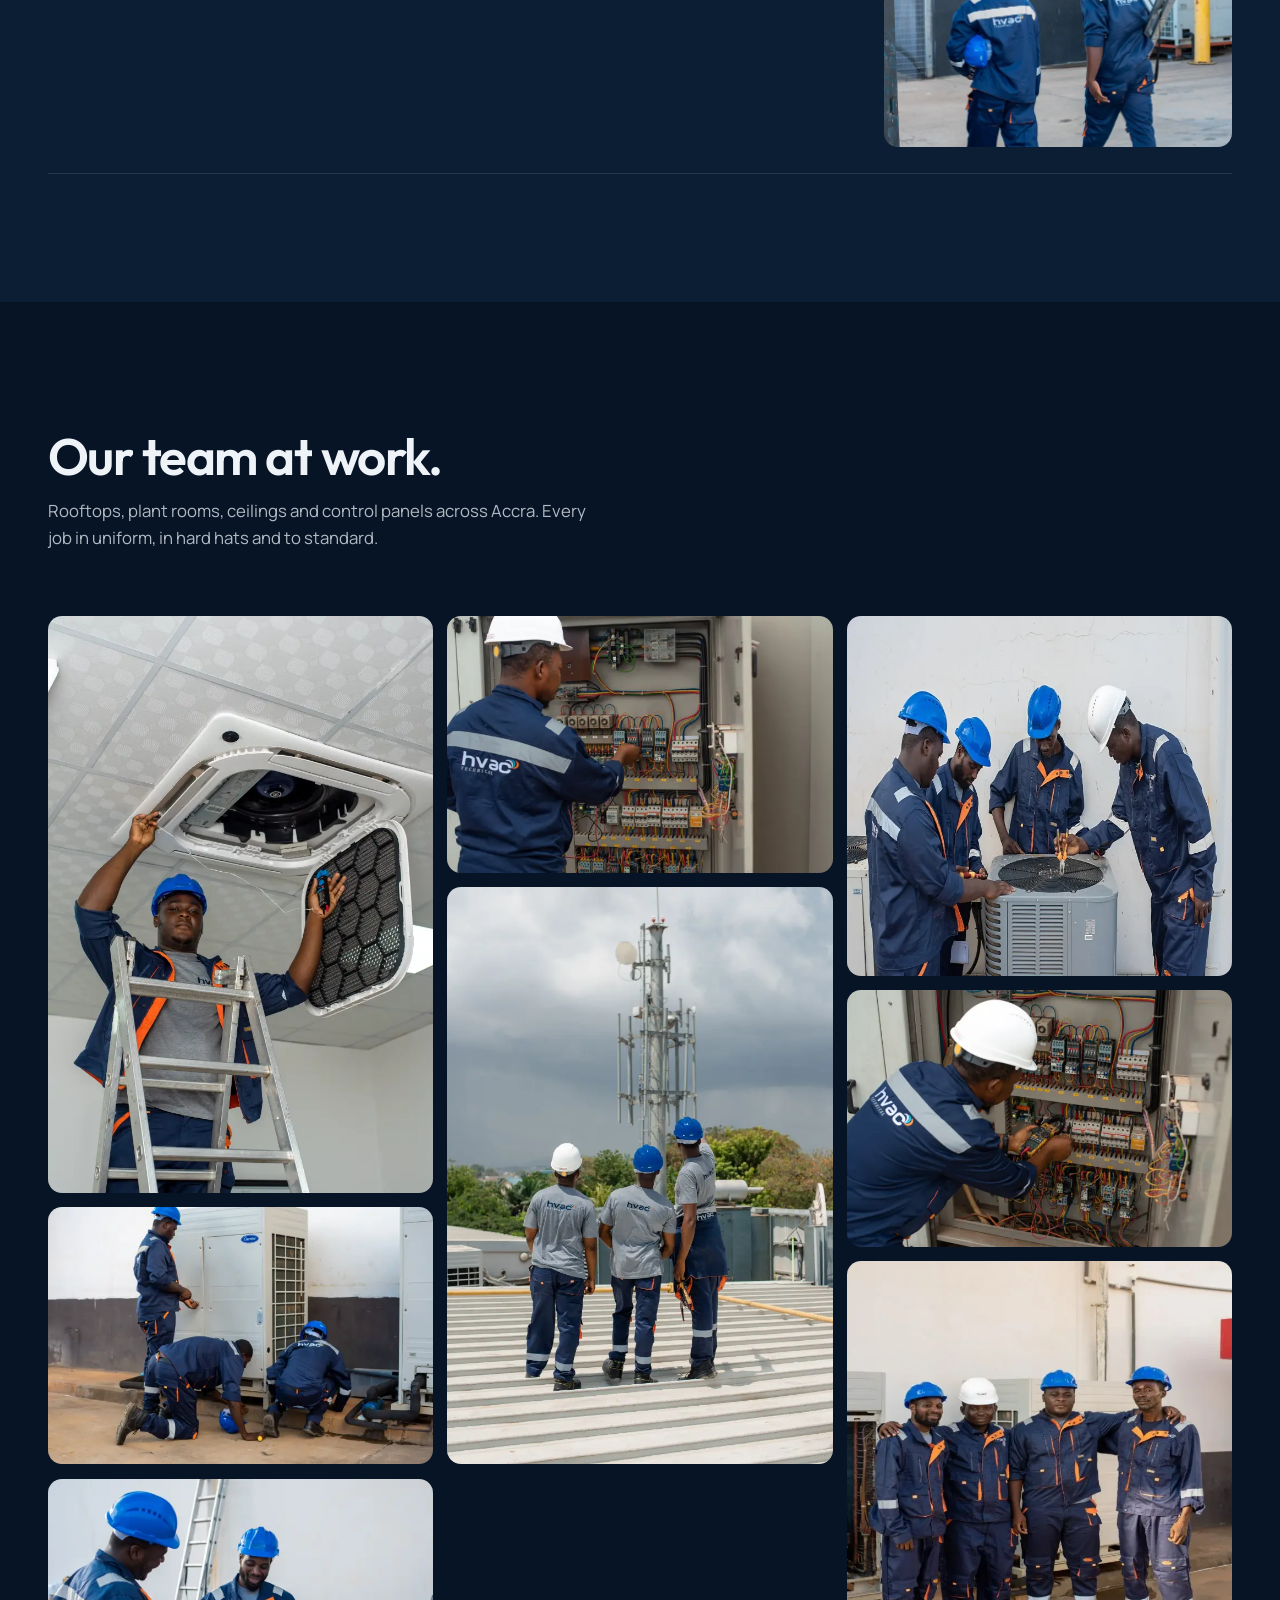
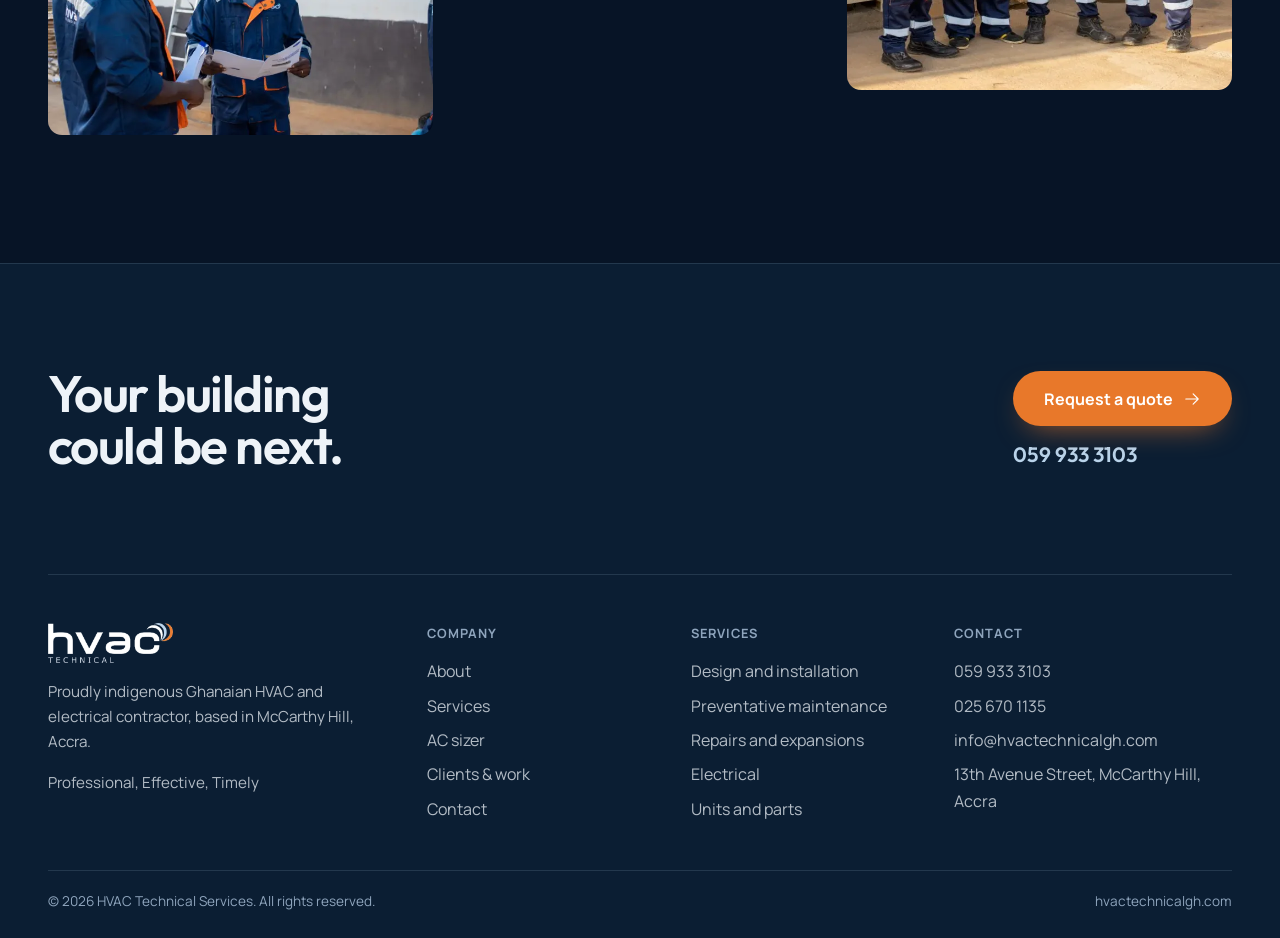
<file: work.html>
<!DOCTYPE html>
<html lang="en-GH">
<head>
  <meta charset="utf-8">
  <meta name="viewport" content="width=device-width, initial-scale=1">
  <title>Clients & Work | HVAC Technical Services, Accra</title>
  <meta name="description" content="HVAC Technical Services is trusted by Stanbic Heights, CalBank, Melcom, Telecel, The Junction Mall, LC Waikiki, Achimota Retail Centre, Ghana Shippers' Authority, Pizza Inn and more. See our clients and our team on site.">
  <link rel="canonical" href="https://hvactechnicalgh.com/work.html">
  <meta property="og:type" content="website">
  <meta property="og:title" content="Clients & Work | HVAC Technical Services">
  <meta property="og:description" content="Banks, malls, telecoms, restaurants and public bodies across Accra trust HVAC Technical Services with their air conditioning and electrical systems.">
  <meta property="og:image" content="https://hvactechnicalgh.com/assets/img/og.jpg">
  <meta name="theme-color" content="#071426">
  <link rel="icon" href="assets/img/favicon.svg" type="image/svg+xml">
  <link rel="icon" href="/favicon.ico" sizes="32x32">
  <link rel="apple-touch-icon" href="assets/img/apple-touch-icon.png">
  <link rel="preload" as="font" type="font/woff2" crossorigin href="assets/fonts/outfit-var-latin.woff2">
  <link rel="preload" as="font" type="font/woff2" crossorigin href="assets/fonts/manrope-var-latin.woff2">
  <link rel="stylesheet" href="assets/css/main.css">
</head>
<body>

  <a class="sr-only" href="#main">Skip to content</a>

  <header class="nav">
    <div class="container">
      <a class="nav__logo" href="index.html" aria-label="HVAC Technical Services, home">
        <img src="assets/img/logo-dark.webp" alt="HVAC Technical Services" width="120" height="38">
      </a>
      <nav class="nav__links" aria-label="Primary">
        <a href="index.html">Home</a>
        <a href="about.html">About</a>
        <a href="services.html">Services</a>
        <a href="sizer.html">AC sizer</a>
        <a href="work.html">Clients &amp; Work</a>
        <a href="contact.html">Contact</a>
      </nav>
      <div class="nav__actions">
        <a class="btn btn--primary btn--sm" href="contact.html#quote">Request a quote</a>
      </div>
      <button class="nav__burger" type="button" aria-label="Open menu" aria-expanded="false" aria-controls="drawer"><svg class="icon" viewBox="0 0 256 256" fill="currentColor" aria-hidden="true"><path d="M224,128a8,8,0,0,1-8,8H40a8,8,0,0,1,0-16H216A8,8,0,0,1,224,128ZM40,72H216a8,8,0,0,0,0-16H40a8,8,0,0,0,0,16ZM216,184H40a8,8,0,0,0,0,16H216a8,8,0,0,0,0-16Z"/></svg></button>
    </div>
  </header>

  <div class="drawer" id="drawer" data-open="false" aria-hidden="true">
    <div class="drawer__top">
      <img src="assets/img/logo-dark.webp" alt="HVAC Technical Services" width="114" height="36">
      <button class="drawer__close" type="button" aria-label="Close menu"><svg class="icon" viewBox="0 0 256 256" fill="currentColor" aria-hidden="true"><path d="M205.66,194.34a8,8,0,0,1-11.32,11.32L128,139.31,61.66,205.66a8,8,0,0,1-11.32-11.32L116.69,128,50.34,61.66A8,8,0,0,1,61.66,50.34L128,116.69l66.34-66.35a8,8,0,0,1,11.32,11.32L139.31,128Z"/></svg></button>
    </div>
    <nav class="drawer__links" aria-label="Mobile">
      <a href="index.html">Home</a>
      <a href="about.html">About</a>
      <a href="services.html">Services</a>
      <a href="sizer.html">AC sizer</a>
      <a href="work.html">Clients &amp; Work</a>
      <a href="contact.html">Contact</a>
    </nav>
    <div class="drawer__foot">
      <a class="btn btn--primary btn--lg" href="contact.html#quote">Request a quote</a>
      <a class="btn btn--ghost btn--lg" href="tel:+233599333103">Call 059 933 3103</a>
      <p class="small">Professional, Effective, Timely</p>
    </div>
  </div>

  <main id="main">

    <section>
      <div class="container opener">
        <h1 class="h1">
          <span class="line"><span style="--i:0">The buildings</span></span>
          <span class="line"><span style="--i:1"><em>we keep running.</em></span></span>
        </h1>
        <p class="lede">Banks, shopping malls, telecoms, restaurants and public bodies across Accra trust HVAC Technical Services with the systems that keep their premises comfortable and powered.</p>
      </div>
    </section>

    <!-- Client wall -->
    <section class="section" aria-labelledby="clients">
      <div class="container">
        <div class="head"><h2 class="h2 reveal" id="clients">Trusted by names you know.</h2></div>
        <div class="logos reveal" style="--i:1">
          <figure><img src="assets/img/clients/stanbic-heights.webp" alt="Stanbic Heights" loading="lazy"></figure>
          <figure><img src="assets/img/clients/calbank.webp" alt="CalBank" loading="lazy"></figure>
          <figure><img src="assets/img/clients/melcom.webp" alt="Melcom" loading="lazy"></figure>
          <figure><img src="assets/img/clients/telecel.webp" alt="Telecel" loading="lazy"></figure>
          <figure><img src="assets/img/clients/junction-mall.webp" alt="The Junction Mall" loading="lazy"></figure>
          <figure><img src="assets/img/clients/lc-waikiki.webp" alt="LC Waikiki" loading="lazy"></figure>
          <figure><img src="assets/img/clients/achimota-retail-centre.webp" alt="Achimota Retail Centre" loading="lazy"></figure>
          <figure><img src="assets/img/clients/ghana-shippers-authority.webp" alt="Ghana Shippers' Authority" loading="lazy"></figure>
          <figure><img src="assets/img/clients/pizza-inn.webp" alt="Pizza Inn" loading="lazy"></figure>
          <figure><img src="assets/img/clients/ac-mall.webp" alt="A&amp;C Mall" loading="lazy"></figure>
          <figure><img src="assets/img/clients/rocomamas.webp" alt="Rocomamas" loading="lazy"></figure>
          <figure><img src="assets/img/clients/ac-corner.webp" alt="A&amp;C Corner" loading="lazy"></figure>
        </div>
        <p class="small reveal" style="--i:2;margin-top:1.4rem">Also Standard Chartered Bank Head Office, Accra Financial Centre, Send Ghana, Seed House, and many more commercial and residential clients across Ghana.</p>
      </div>
    </section>

    <!-- Sectors -->
    <section class="section section--raised" aria-labelledby="sectors">
      <div class="container">
        <div class="head"><h2 class="h2 reveal" id="sectors">Different buildings, the same standard.</h2></div>
        <div class="sectors reveal" style="--i:1">
          <div class="sector" id="retail" data-short="Retail">
            <h3>Retail and shopping malls</h3>
            <div>
              <p>Multi-tenant centres and anchor stores where comfort at the door and consistency down every aisle keep shoppers inside.</p>
              <div class="sector__names"><span>The Junction Mall</span><span>A&amp;C Mall</span><span>Achimota Retail Centre</span><span>Melcom</span><span>LC Waikiki</span></div>
            </div>
              <figure class="sector__media"><img src="assets/img/retail-hoist.webp" srcset="assets/img/retail-hoist-450.webp 450w, assets/img/retail-hoist-700.webp 700w, assets/img/retail-hoist.webp 960w" sizes="(max-width: 799px) 90vw, 25vw" alt="Fan coil unit hoisted into the ceiling of a shop while the floor stays stocked" width="960" height="1280" loading="lazy"></figure>
          </div>
          <div class="sector" id="offices" data-short="Offices">
            <h3>Offices, banking and corporate</h3>
            <div>
              <p>Head offices and commercial floors that need quiet, reliable cooling, dependable power and servicing that fits around business hours.</p>
              <div class="sector__names"><span>Stanbic Heights</span><span>CalBank</span><span>Standard Chartered Bank Head Office</span><span>Accra Financial Centre</span><span>Telecel</span></div>
            </div>
              <figure class="sector__media"><img src="assets/img/panel-testing.webp" srcset="assets/img/panel-testing-700.webp 700w, assets/img/panel-testing-950.webp 950w, assets/img/panel-testing.webp 1068w" sizes="(max-width: 799px) 90vw, 25vw" alt="Technician testing a distribution board with a clamp meter" width="1068" height="1600" loading="lazy"></figure>
          </div>
          <div class="sector" id="public" data-short="Public bodies">
            <h3>Public bodies and organisations</h3>
            <div>
              <p>Institutions with strict procurement, documentation and safety expectations, met with full service records on every visit.</p>
              <div class="sector__names"><span>Ghana Shippers' Authority</span><span>Send Ghana</span><span>Seed House</span></div>
            </div>
              <figure class="sector__media"><img src="assets/img/steel-frame.webp" srcset="assets/img/steel-frame-450.webp 450w, assets/img/steel-frame.webp 597w" sizes="(max-width: 799px) 90vw, 25vw" alt="Technician fabricating a steel support frame for rooftop plant" width="597" height="1280" loading="lazy"></figure>
          </div>
          <div class="sector" id="hospitality" data-short="Restaurants">
            <h3>Restaurants and hospitality</h3>
            <div>
              <p>Cool dining rooms beside hot kitchens, with maintenance scheduled around trading hours so service is never interrupted.</p>
              <div class="sector__names"><span>Pizza Inn</span><span>Rocomamas</span><span>A&amp;C Corner</span></div>
            </div>
              <figure class="sector__media"><img src="assets/img/vrf-service.webp" srcset="assets/img/vrf-service-450.webp 450w, assets/img/vrf-service-700.webp 700w, assets/img/vrf-service.webp 960w" sizes="(max-width: 799px) 90vw, 25vw" alt="Two technicians servicing Carrier VRF outdoor units with the panels off" width="960" height="1280" loading="lazy"></figure>
          </div>
          <div class="sector" id="industrial" data-short="Manufacturing">
            <h3>Manufacturing plants</h3>
            <div>
              <p>Industrial premises where cooling and power are part of production. Our team installs or stabilises units no matter how complex.</p>
            </div>
              <figure class="sector__media"><img src="assets/img/roof-channel.webp" srcset="assets/img/roof-channel-450.webp 450w, assets/img/roof-channel.webp 597w" sizes="(max-width: 799px) 90vw, 25vw" alt="Technician cutting steel channel for rooftop plant supports" width="597" height="1280" loading="lazy"></figure>
          </div>
          <div class="sector" id="residential" data-short="Homes">
            <h3>Apartment complexes and homes</h3>
            <div>
              <p>Residential developments and private homes, installed and serviced all year round by the same uniformed, OHS-trained technicians.</p>
            </div>
              <figure class="sector__media"><img src="assets/img/work-ladder.webp" srcset="assets/img/work-ladder-700.webp 700w, assets/img/work-ladder-950.webp 950w, assets/img/work-ladder.webp 1068w" sizes="(max-width: 799px) 90vw, 25vw" alt="Two technicians carrying a ladder in to a job" width="1068" height="1600" loading="lazy"></figure>
          </div>
        </div>
      </div>
    </section>

    <!-- Gallery -->
    <section class="section" aria-labelledby="gallery">
      <div class="container">
        <div class="head">
          <h2 class="h2 reveal" id="gallery">Our team at work.</h2>
          <p class="lede reveal" style="--i:1">Rooftops, plant rooms, ceilings and control panels across Accra. Every job in uniform, in hard hats and to standard.</p>
        </div>
        <div class="masonry reveal" style="--i:2">
          <figure><img src="assets/img/install-cassette.webp" srcset="assets/img/install-cassette-700.webp 700w, assets/img/install-cassette-950.webp 950w, assets/img/install-cassette.webp 1068w" sizes="(max-width: 959px) 47vw, 31vw" alt="Technician servicing a ceiling cassette unit from a stepladder" width="1068" height="1600" loading="lazy"></figure>
          <figure><img src="assets/img/service-condensers.webp" srcset="assets/img/service-condensers-700.webp 700w, assets/img/service-condensers-950.webp 950w, assets/img/service-condensers.webp 1600w" sizes="(max-width: 959px) 47vw, 31vw" alt="Three technicians servicing Carrier VRF outdoor units" width="1600" height="1068" loading="lazy"></figure>
          <figure><img src="assets/img/team-drawings.webp" srcset="assets/img/team-drawings-700.webp 700w, assets/img/team-drawings-950.webp 950w, assets/img/team-drawings.webp 1600w" sizes="(max-width: 959px) 47vw, 31vw" alt="Two technicians reviewing equipment documentation on site" width="1600" height="1068" loading="lazy"></figure>
          <figure><img src="assets/img/work-panel.webp" srcset="assets/img/work-panel-700.webp 700w, assets/img/work-panel-950.webp 950w, assets/img/work-panel.webp 1600w" sizes="(max-width: 959px) 47vw, 31vw" alt="Technician working inside an open HVAC control panel" width="1600" height="1068" loading="lazy"></figure>
          <figure><img src="assets/img/tech-rooftop.webp" srcset="assets/img/tech-rooftop-700.webp 700w, assets/img/tech-rooftop-950.webp 950w, assets/img/tech-rooftop.webp 1068w" sizes="(max-width: 959px) 47vw, 31vw" alt="Three technicians surveying rooftop plant beside a telecom mast" width="1068" height="1600" loading="lazy"></figure>
          <figure><img src="assets/img/service-fan.webp" srcset="assets/img/service-fan-700.webp 700w, assets/img/service-fan-950.webp 950w, assets/img/service-fan.webp 1200w" sizes="(max-width: 959px) 47vw, 31vw" alt="Technicians repairing a fan assembly" width="1136" height="1062" loading="lazy"></figure>
          <figure><img src="assets/img/panel-meter.webp" srcset="assets/img/panel-meter-700.webp 700w, assets/img/panel-meter-950.webp 950w, assets/img/panel-meter.webp 1600w" sizes="(max-width: 959px) 47vw, 31vw" alt="Technician taking a reading at a control panel with a clamp meter" width="1600" height="1068" loading="lazy"></figure>
          <figure><img src="assets/img/team-four.webp" srcset="assets/img/team-four-700.webp 700w, assets/img/team-four-950.webp 950w, assets/img/team-four.webp 1200w" sizes="(max-width: 959px) 47vw, 31vw" alt="Four technicians in uniform" width="709" height="790" loading="lazy"></figure>
        </div>
      </div>
    </section>

  </main>

  <footer class="footer">
    <div class="container">
      <div class="footer__cta">
        <h2 class="h2 reveal">Your building could be next.</h2>
        <div class="footer__cta-actions reveal" style="--i:1">
          <a class="btn btn--primary btn--lg" href="contact.html#quote">Request a quote <svg class="icon" viewBox="0 0 256 256" fill="currentColor" aria-hidden="true"><path d="M221.66,133.66l-72,72a8,8,0,0,1-11.32-11.32L196.69,136H40a8,8,0,0,1,0-16H196.69L138.34,61.66a8,8,0,0,1,11.32-11.32l72,72A8,8,0,0,1,221.66,133.66Z"/></svg></a>
          <a class="plain" href="tel:+233599333103">059 933 3103</a>
        </div>
      </div>
      <div class="footer__grid">
        <div class="footer__brand">
          <img src="assets/img/logo-dark.webp" alt="HVAC Technical Services" width="126" height="40" loading="lazy">
          <p>Proudly indigenous Ghanaian HVAC and electrical contractor, based in McCarthy Hill, Accra.</p>
          <p class="small">Professional, Effective, Timely</p>
        </div>
        <div>
          <h4>Company</h4>
          <ul>
            <li><a href="about.html">About</a></li>
            <li><a href="services.html">Services</a></li>
            <li><a href="sizer.html">AC sizer</a></li>
            <li><a href="work.html">Clients &amp; work</a></li>
            <li><a href="contact.html">Contact</a></li>
          </ul>
        </div>
        <div>
          <h4>Services</h4>
          <ul>
            <li><a href="services.html#design-installation">Design and installation</a></li>
            <li><a href="services.html#maintenance">Preventative maintenance</a></li>
            <li><a href="services.html#repairs">Repairs and expansions</a></li>
            <li><a href="services.html#electrical">Electrical</a></li>
            <li><a href="services.html#supply">Units and parts</a></li>
          </ul>
        </div>
        <div>
          <h4>Contact</h4>
          <ul>
            <li><a href="tel:+233599333103">059 933 3103</a></li>
            <li><a href="tel:+233256701135">025 670 1135</a></li>
            <li><a href="mailto:info@hvactechnicalgh.com">info@hvactechnicalgh.com</a></li>
            <li><a href="https://maps.google.com/?q=13th+Avenue+Street,+McCarthy+Hill,+Accra" target="_blank" rel="noopener">13th Avenue Street, McCarthy Hill, Accra</a></li>
          </ul>
        </div>
      </div>
      <div class="footer__bottom">
        <span>&copy; <span data-year>2026</span> HVAC Technical Services. All rights reserved.</span>
        <span>hvactechnicalgh.com</span>
      </div>
    </div>
  </footer>

  <a class="wa-float" href="https://wa.me/233599333103?text=Hello%20HVAC%20Technical%2C%20I%27d%20like%20to%20discuss%20a%20project." target="_blank" rel="noopener" aria-label="Chat with us on WhatsApp"><svg class="icon" viewBox="0 0 256 256" fill="currentColor" aria-hidden="true"><path d="M187.58,144.84l-32-16a8,8,0,0,0-8,.5l-14.69,9.8a40.55,40.55,0,0,1-16-16l9.8-14.69a8,8,0,0,0,.5-8l-16-32A8,8,0,0,0,104,64a40,40,0,0,0-40,40,88.1,88.1,0,0,0,88,88,40,40,0,0,0,40-40A8,8,0,0,0,187.58,144.84ZM152,176a72.08,72.08,0,0,1-72-72A24,24,0,0,1,99.29,80.46l11.48,23L101,118a8,8,0,0,0-.73,7.51,56.47,56.47,0,0,0,30.15,30.15A8,8,0,0,0,138,155l14.61-9.74,23,11.48A24,24,0,0,1,152,176ZM128,24A104,104,0,0,0,36.18,176.88L24.83,210.93a16,16,0,0,0,20.24,20.24l34.05-11.35A104,104,0,1,0,128,24Zm0,192a87.87,87.87,0,0,1-44.06-11.81,8,8,0,0,0-6.54-.67L40,216,52.47,178.6a8,8,0,0,0-.66-6.54A88,88,0,1,1,128,216Z"/></svg></a>

  <script src="assets/js/main.js" defer></script>
</body>
</html>
</file>
<file: assets/css/main.css>
/* @fonts:start */
/* ==========================================================================
   Self-hosted fonts (Outfit + Manrope variable, latin and latin-ext subsets).
   Generated by scratchpad/pw/fonts.js. No third-party font requests.
   ========================================================================== */
@font-face {
  font-family: 'Manrope';
  font-style: normal;
  font-weight: 400 700;
  font-display: swap;
  src: url('../fonts/manrope-var-latin-ext.woff2') format('woff2');
  unicode-range: U+0100-02BA, U+02BD-02C5, U+02C7-02CC, U+02CE-02D7, U+02DD-02FF, U+0304, U+0308, U+0329, U+1D00-1DBF, U+1E00-1E9F, U+1EF2-1EFF, U+2020, U+20A0-20AB, U+20AD-20C0, U+2113, U+2C60-2C7F, U+A720-A7FF;
}
@font-face {
  font-family: 'Manrope';
  font-style: normal;
  font-weight: 400 700;
  font-display: swap;
  src: url('../fonts/manrope-var-latin.woff2') format('woff2');
  unicode-range: U+0000-00FF, U+0131, U+0152-0153, U+02BB-02BC, U+02C6, U+02DA, U+02DC, U+0304, U+0308, U+0329, U+2000-206F, U+20AC, U+2122, U+2191, U+2193, U+2212, U+2215, U+FEFF, U+FFFD;
}
@font-face {
  font-family: 'Outfit';
  font-style: normal;
  font-weight: 500 700;
  font-display: swap;
  src: url('../fonts/outfit-var-latin-ext.woff2') format('woff2');
  unicode-range: U+0100-02BA, U+02BD-02C5, U+02C7-02CC, U+02CE-02D7, U+02DD-02FF, U+0304, U+0308, U+0329, U+1D00-1DBF, U+1E00-1E9F, U+1EF2-1EFF, U+2020, U+20A0-20AB, U+20AD-20C0, U+2113, U+2C60-2C7F, U+A720-A7FF;
}
@font-face {
  font-family: 'Outfit';
  font-style: normal;
  font-weight: 500 700;
  font-display: swap;
  src: url('../fonts/outfit-var-latin.woff2') format('woff2');
  unicode-range: U+0000-00FF, U+0131, U+0152-0153, U+02BB-02BC, U+02C6, U+02DA, U+02DC, U+0304, U+0308, U+0329, U+2000-206F, U+20AC, U+2122, U+2191, U+2193, U+2212, U+2215, U+FEFF, U+FFFD;
}
/* @fonts:end */

/* ==========================================================================
   HVAC Technical Services  -  v3.1 design system (dark-first)
   The whole site lives in the brand navy. Light blue carries emphasis,
   orange is reserved for the primary action. One theme, no inversion.
   Type: Outfit (display) / Manrope (body).
   Shape rule: buttons are pills; every other surface is 14px; inputs 10px.
   ========================================================================== */

:root {
  --bg-0: #071426;
  --bg-1: #0b1e33;
  --bg-2: #12314f;
  --bg-3: #1a3d61;
  --navy: #1e4e7e;
  --sky: #b9d3ea;
  --sky-2: #dbe8f4;
  --orange: #e8782a;
  --orange-2: #cf6318;
  --text: #eef3f8;
  --text-2: rgba(238, 243, 248, 0.74);
  --muted: #8fa5bd;
  --line: rgba(185, 211, 234, 0.14);
  --line-2: rgba(185, 211, 234, 0.28);

  --font-display: "Outfit", "Segoe UI", system-ui, sans-serif;
  --font-body: "Manrope", "Segoe UI", system-ui, sans-serif;

  --ease: cubic-bezier(0.16, 1, 0.3, 1);
  --container: 1320px;
  --gutter: clamp(1.25rem, 4vw, 3rem);
  --r: 14px;
  --r-input: 10px;
  --nav-h: 72px;
}

/* --------------------------------------------------------------------------
   Base
   -------------------------------------------------------------------------- */
*, *::before, *::after { box-sizing: border-box; }
html { color-scheme: dark; scroll-behavior: smooth; -webkit-text-size-adjust: 100%; }
body {
  margin: 0;
  font-family: var(--font-body);
  font-size: 1rem;
  line-height: 1.65;
  color: var(--text);
  background: var(--bg-0);
  -webkit-font-smoothing: antialiased;
  overflow-x: hidden;
}
img, svg, video, iframe { display: block; max-width: 100%; }
img { height: auto; }
a { color: inherit; text-decoration: none; }
button { font: inherit; color: inherit; background: none; border: 0; padding: 0; cursor: pointer; }
ul, ol { margin: 0; padding: 0; list-style: none; }
h1, h2, h3, h4, p, figure { margin: 0; }
::selection { background: var(--sky); color: var(--bg-0); }
:focus-visible { outline: 2px solid var(--orange); outline-offset: 3px; border-radius: 4px; }
.sr-only { position: absolute; width: 1px; height: 1px; padding: 0; margin: -1px; overflow: hidden; clip: rect(0 0 0 0); white-space: nowrap; border: 0; }

/* Cross-page crossfade (Chromium); no-op elsewhere */
@view-transition { navigation: auto; }

/* Film grain on a fixed, non-interactive layer */
body::after {
  content: ""; position: fixed; inset: 0; z-index: 90; pointer-events: none; opacity: 0.045;
  background-image: url("data:image/svg+xml;utf8,<svg xmlns='http://www.w3.org/2000/svg' width='160' height='160'><filter id='n'><feTurbulence type='fractalNoise' baseFrequency='0.9' numOctaves='2' stitchTiles='stitch'/></filter><rect width='100%' height='100%' filter='url(%23n)'/></svg>");
  mix-blend-mode: soft-light;
}

/* --------------------------------------------------------------------------
   Type
   -------------------------------------------------------------------------- */
.h1, .h2, .h3, .statement {
  font-family: var(--font-display);
  letter-spacing: -0.025em;
  text-wrap: balance;
}
.h1 { font-size: clamp(2.7rem, 6.2vw, 5.4rem); font-weight: 700; line-height: 1; letter-spacing: -0.035em; }
.h2 { font-size: clamp(2rem, 4vw, 3.4rem); font-weight: 600; line-height: 1.02; letter-spacing: -0.03em; }
.h3 { font-size: clamp(1.25rem, 1.8vw, 1.6rem); font-weight: 600; line-height: 1.15; }
.statement { font-size: clamp(1.6rem, 2.9vw, 2.6rem); font-weight: 500; line-height: 1.18; letter-spacing: -0.02em; }
.statement em, .h1 em, .h2 em { font-style: normal; color: var(--sky); }
.lede { font-size: clamp(1.05rem, 1.3vw, 1.2rem); line-height: 1.6; color: var(--text-2); max-width: 56ch; text-wrap: pretty; }
.eyebrow { font-size: 0.78rem; font-weight: 700; letter-spacing: 0.12em; text-transform: uppercase; color: var(--sky); }
.small { font-size: 0.9rem; color: var(--muted); }

/* --------------------------------------------------------------------------
   Layout
   -------------------------------------------------------------------------- */
/* Safety net for fragment links: the bar is fixed, so without this a jump to
   #main or #quote puts the top of the target underneath it. Declared before
   the per-component rules so .entry / .sector / .form keep their own values. */
:target { scroll-margin-top: calc(var(--nav-h) + 1.5rem); }

.container { width: 100%; max-width: var(--container); margin-inline: auto; padding-inline: var(--gutter); }
.section { padding-block: clamp(5rem, 10vw, 9rem); position: relative; }
.section--raised { background: var(--bg-1); }
.section--tight { padding-block: clamp(3rem, 6vw, 5rem); }
.head { display: grid; gap: 1rem; max-width: 760px; margin-bottom: clamp(2.5rem, 5vw, 4rem); }
.stack { display: grid; gap: 1rem; }

.icon { width: 1em; height: 1em; flex: none; display: inline-block; vertical-align: -0.125em; }

/* --------------------------------------------------------------------------
   Buttons + links
   -------------------------------------------------------------------------- */
.btn {
  display: inline-flex; align-items: center; justify-content: center; gap: 0.6rem;
  padding: 0.95rem 1.5rem;
  border-radius: 999px;
  font-weight: 700; font-size: 0.95rem; line-height: 1;
  white-space: nowrap;
  border: 1.5px solid transparent;
  transition: background-color 0.2s var(--ease), color 0.2s var(--ease), border-color 0.2s var(--ease), transform 0.35s var(--ease), box-shadow 0.2s var(--ease);
  will-change: transform;
}
.btn .icon { font-size: 18px; }
.btn:active { transform: scale(0.97) !important; }
.btn--primary { background: var(--orange); color: #fff; box-shadow: 0 12px 30px -14px rgba(232, 120, 42, 0.8); }
.btn--primary:hover { background: var(--orange-2); }
.btn--ghost { background: transparent; color: var(--text); border-color: var(--line-2); }
.btn--ghost:hover { background: rgba(185, 211, 234, 0.08); border-color: var(--sky); }
.btn--lg { padding: 1.1rem 1.9rem; font-size: 1rem; }
.btn--sm { padding: 0.7rem 1.15rem; font-size: 0.85rem; }
.link {
  display: inline-flex; align-items: center; gap: 0.5rem;
  font-weight: 700; color: var(--sky);
  background-image: linear-gradient(currentColor, currentColor);
  background-size: 0% 1px; background-repeat: no-repeat; background-position: 0 100%;
  transition: background-size 0.35s var(--ease);
  padding-bottom: 2px;
}
.link:hover { background-size: 100% 1px; }
/* Standalone text links sit at about 28px, which is a small target for a thumb.
   Only on coarse pointers, so desktop spacing is unchanged. */
@media (pointer: coarse) {
  .link, .footer__cta-actions a.plain { min-height: 44px; }
}
.link .icon { font-size: 1.1em; transition: transform 0.3s var(--ease); }
.link:hover .icon { transform: translateX(3px); }

/* --------------------------------------------------------------------------
   Navigation
   -------------------------------------------------------------------------- */
.nav {
  position: sticky; top: 0; z-index: 50;
  height: var(--nav-h);
  background: rgba(7, 20, 38, 0.72);
  backdrop-filter: blur(16px) saturate(140%);
  -webkit-backdrop-filter: blur(16px) saturate(140%);
  border-bottom: 1px solid transparent;
  transition: border-color 0.3s var(--ease);
}
.nav.is-scrolled { border-bottom-color: var(--line); }
.nav .container { height: 100%; display: flex; align-items: center; justify-content: space-between; gap: 2rem; }
.nav__logo img { height: 38px; width: auto; }
.nav__links { display: none; align-items: center; gap: 0.2rem; }
.nav__links a { position: relative; padding: 0.55rem 0.9rem; border-radius: 999px; font-weight: 600; font-size: 0.95rem; color: var(--text-2); transition: color 0.2s var(--ease), background-color 0.2s var(--ease); }
.nav__links a:hover { color: var(--text); background: rgba(185, 211, 234, 0.08); }
.nav__links a[aria-current="page"] { color: var(--text); }
.nav__links a[aria-current="page"]::after { content: ""; position: absolute; left: 0.9rem; right: 0.9rem; bottom: 0.3rem; height: 2px; background: var(--orange); border-radius: 2px; }
.nav__actions { display: none; }
.nav__burger { display: inline-grid; place-items: center; width: 44px; height: 44px; border-radius: 12px; border: 1px solid var(--line-2); color: var(--text); font-size: 22px; }
@media (min-width: 1024px) { .nav__links, .nav__actions { display: inline-flex; } .nav__burger { display: none; } }

.drawer {
  position: fixed; inset: 0; z-index: 60;
  background: var(--bg-0); color: var(--text);
  display: flex; flex-direction: column;
  padding: 0.9rem var(--gutter) 2rem;
  transform: translateX(100%);
  transition: transform 0.5s var(--ease);
}
.drawer[data-open="true"] { transform: translateX(0); }
.drawer__top { display: flex; align-items: center; justify-content: space-between; height: var(--nav-h); }
.drawer__top img { height: 36px; width: auto; }
.drawer__close { width: 44px; height: 44px; border-radius: 12px; border: 1px solid var(--line-2); display: grid; place-items: center; font-size: 22px; }
.drawer__links { margin-top: 2rem; display: grid; }
.drawer__links a { font-family: var(--font-display); font-size: clamp(2rem, 8vw, 2.6rem); font-weight: 600; letter-spacing: -0.03em; padding: 0.7rem 0; border-bottom: 1px solid var(--line); }
.drawer__links a[aria-current="page"] { color: var(--sky); }
.drawer__foot { margin-top: auto; display: grid; gap: 0.75rem; }
.drawer__foot .small { text-align: center; }

/* --------------------------------------------------------------------------
   Hero
   -------------------------------------------------------------------------- */
.hero { position: relative; min-height: calc(100dvh - var(--nav-h)); display: flex; align-items: flex-end; overflow: hidden; background: var(--bg-0); }
.hero__media { position: absolute; inset: 0; }
.hero__media img { width: 100%; height: 100%; object-fit: cover; object-position: 60% 45%; opacity: 0; animation: heroIn 1.4s var(--ease) 0.1s forwards; }
@keyframes heroIn { from { opacity: 0; transform: scale(1.08); } to { opacity: 1; transform: scale(1); } }
.hero__scrim { position: absolute; inset: 0; background:
  linear-gradient(90deg, rgba(7, 20, 38, 0.92) 0%, rgba(7, 20, 38, 0.55) 45%, rgba(7, 20, 38, 0.15) 100%),
  linear-gradient(180deg, rgba(7, 20, 38, 0.1) 0%, rgba(7, 20, 38, 0.2) 50%, rgba(7, 20, 38, 0.95) 100%); }
.hero__content { position: relative; z-index: 2; padding-block: 4rem clamp(3rem, 7vw, 6rem); display: grid; gap: 1.5rem; max-width: 1120px; }
.hero .h1 { font-size: clamp(2.7rem, 5.6vw, 4.9rem); }
.hero__content .eyebrow { opacity: 0; animation: fadeUp 0.8s var(--ease) 0.35s forwards; }
.hero__title .line { display: block; overflow: hidden; padding-bottom: 0.08em; margin-bottom: -0.08em; }
.hero__title .line > span { display: block; transform: translateY(110%); animation: lineUp 1s var(--ease) forwards; animation-delay: calc(var(--i, 0) * 110ms + 0.45s); }
@keyframes lineUp { to { transform: none; } }
.hero__lede, .hero__actions { opacity: 0; animation: fadeUp 0.9s var(--ease) forwards; }
.hero__lede { animation-delay: 0.85s; color: var(--text-2); font-size: clamp(1.05rem, 1.4vw, 1.25rem); max-width: 46ch; line-height: 1.55; text-wrap: pretty; }
.hero__actions { animation-delay: 1s; display: flex; flex-wrap: wrap; gap: 0.75rem; }
@keyframes fadeUp { from { opacity: 0; transform: translateY(14px); } to { opacity: 1; transform: none; } }
@supports (animation-timeline: scroll()) {
  @media (prefers-reduced-motion: no-preference) {
    .hero__media { animation: heroPar linear both; animation-timeline: scroll(root); animation-range: 0 100vh; }
    @keyframes heroPar { to { transform: translateY(14%); } }
  }
}

/* Inner page opener */
.opener { padding-block: clamp(4rem, 9vw, 7rem) clamp(2.5rem, 5vw, 4rem); display: grid; gap: 1.2rem; max-width: 980px; }
.opener .h1 { max-width: 18ch; }
.opener .h1 .line { display: block; overflow: hidden; padding-bottom: 0.08em; margin-bottom: -0.08em; }
.opener .h1 .line > span { display: block; transform: translateY(110%); animation: lineUp 1s var(--ease) forwards; animation-delay: calc(var(--i, 0) * 110ms + 0.2s); }
.opener .lede { opacity: 0; animation: fadeUp 0.9s var(--ease) 0.6s forwards; }

/* --------------------------------------------------------------------------
   Clients rail: the visitor drives it. Swipe on touch, two-finger on a
   trackpad, arrows or arrow keys on a desktop mouse. Logos in full colour.
   -------------------------------------------------------------------------- */
.rail-wrap { position: relative; }
.rail {
  overflow-x: auto; overscroll-behavior-x: contain;
  scrollbar-width: none; -ms-overflow-style: none;
  -webkit-mask-image: linear-gradient(90deg, transparent, #000 4%, #000 96%, transparent);
          mask-image: linear-gradient(90deg, transparent, #000 4%, #000 96%, transparent);
}
.rail::-webkit-scrollbar { display: none; }
.rail:focus-visible { outline: 2px solid var(--orange); outline-offset: 4px; }
.rail__track { display: flex; gap: 1rem; width: max-content; padding-inline: var(--gutter); }
.rail__item {
  flex: none; width: 180px; height: 92px; display: grid; place-items: center;
  background: #fff; border-radius: var(--r); padding: 1rem 1.4rem;
  transition: transform 0.3s var(--ease);
}
.rail__item:hover { transform: translateY(-3px); }
.rail__item img { max-height: 56px; width: auto; object-fit: contain; }

/* Arrows surface on hover over the strip, and for keyboard focus. A touch
   device has no hover, so there they stay out of the way and you just swipe. */
.rail__btn {
  position: absolute; top: 50%; z-index: 2; margin-top: -22px;
  width: 44px; height: 44px; border-radius: 50%;
  display: grid; place-items: center; color: var(--text);
  background: rgba(7, 20, 38, 0.82); border: 1px solid var(--line-2);
  backdrop-filter: blur(8px); -webkit-backdrop-filter: blur(8px);
  opacity: 0; pointer-events: none;
  transition: opacity 0.28s var(--ease), background-color 0.2s var(--ease), border-color 0.2s var(--ease), transform 0.2s var(--ease);
}
.rail__btn--prev { left: calc(var(--gutter) - 10px); }
.rail__btn--next { right: calc(var(--gutter) - 10px); }
.rail__btn--prev .icon { transform: scaleX(-1); }   /* one arrow path, mirrored */
.rail__btn .icon { font-size: 18px; }
.rail-wrap:hover .rail__btn,
.rail-wrap:focus-within .rail__btn { opacity: 1; pointer-events: auto; }
.rail__btn:hover { background: var(--navy); border-color: var(--sky); }
.rail__btn:active { transform: scale(0.94); }
@media (hover: none) { .rail__btn { display: none; } }

/* Static logo grid (inner pages), also full colour */
.logos { display: grid; grid-template-columns: repeat(auto-fit, minmax(min(100%, 150px), 1fr)); gap: 0.8rem; }
.logos figure { background: #fff; border-radius: var(--r); height: 96px; display: grid; place-items: center; padding: 1rem 1.3rem; transition: transform 0.3s var(--ease); }
.logos figure:hover { transform: translateY(-3px); }
.logos img { max-height: 58px; width: auto; object-fit: contain; }

/* --------------------------------------------------------------------------
   Manifesto (offset statement + portrait)
   -------------------------------------------------------------------------- */
.manifesto { display: grid; gap: 3rem; align-items: center; }
@media (min-width: 960px) { .manifesto { grid-template-columns: minmax(0, 1.15fr) minmax(0, 0.85fr); gap: clamp(3rem, 7vw, 7rem); } .manifesto__text { padding-left: clamp(0rem, 6vw, 5rem); } }
.manifesto__text { display: grid; gap: 2rem; }
.manifesto__facts { display: grid; border-top: 1px solid var(--line); }
.manifesto__facts li { display: grid; grid-template-columns: 9rem 1fr; gap: 1.5rem; padding: 1.1rem 0; border-bottom: 1px solid var(--line); }
.manifesto__facts strong { font-family: var(--font-display); font-weight: 600; font-size: 1.05rem; }
.manifesto__facts p { color: var(--text-2); font-size: 0.95rem; }
@media (max-width: 560px) { .manifesto__facts li { grid-template-columns: 1fr; gap: 0.3rem; } }
.portrait { position: relative; border-radius: var(--r); overflow: hidden; aspect-ratio: 4 / 5; }
.portrait img { width: 100%; height: 100%; object-fit: cover; }

/* --------------------------------------------------------------------------
   Services accordion with sticky image
   -------------------------------------------------------------------------- */
.svc { display: grid; gap: 2.5rem; }
@media (min-width: 960px) { .svc { grid-template-columns: minmax(0, 1.1fr) minmax(0, 0.9fr); gap: clamp(3rem, 6vw, 6rem); align-items: start; } }
.svc__rows { border-top: 1px solid var(--line); }
.svc__row { width: 100%; display: flex; align-items: center; justify-content: space-between; gap: 1.5rem; padding: 1.3rem 0; text-align: left; border-bottom: 1px solid var(--line); color: var(--text-2); transition: color 0.25s var(--ease), padding-left 0.35s var(--ease); }
.svc__row:hover, .svc__row[aria-expanded="true"] { color: var(--text); }
.svc__row[aria-expanded="true"] { padding-left: 0.6rem; border-bottom-color: transparent; }
.svc__title { font-family: var(--font-display); font-weight: 600; font-size: clamp(1.25rem, 2.2vw, 1.85rem); letter-spacing: -0.02em; line-height: 1.15; }
.svc__plus { position: relative; flex: none; width: 34px; height: 34px; border-radius: 50%; border: 1px solid var(--line-2); transition: transform 0.4s var(--ease), border-color 0.3s var(--ease), background-color 0.3s var(--ease); }
.svc__plus::before, .svc__plus::after { content: ""; position: absolute; left: 50%; top: 50%; background: currentColor; transform: translate(-50%, -50%); }
.svc__plus::before { width: 12px; height: 1.5px; }
.svc__plus::after { width: 1.5px; height: 12px; }
.svc__row[aria-expanded="true"] .svc__plus { transform: rotate(45deg); background: var(--orange); border-color: var(--orange); color: #fff; }
.svc__panel { display: grid; grid-template-rows: 0fr; transition: grid-template-rows 0.5s var(--ease); }
.svc__panel > div { overflow: hidden; }
.svc__panel.is-open { grid-template-rows: 1fr; border-bottom: 1px solid var(--line); }
.svc__panel p { color: var(--text-2); max-width: 52ch; padding: 0 0 1rem 0.6rem; }
.svc__panel .link { margin: 0 0 1.4rem 0.6rem; }
.svc__panel img { display: none; width: 100%; aspect-ratio: 16 / 10; object-fit: cover; border-radius: var(--r); margin: 0.2rem 0 1.2rem; }
@media (max-width: 959px) { .svc__panel img { display: block; } .svc__media { display: none; } }
.svc__media { position: sticky; top: calc(var(--nav-h) + 2rem); }
.svc__frame { position: relative; aspect-ratio: 4 / 4.6; border-radius: var(--r); overflow: hidden; background: var(--bg-2); }
.svc__frame img { position: absolute; inset: 0; width: 100%; height: 100%; object-fit: cover; opacity: 0; transform: scale(1.05); transition: opacity 0.6s var(--ease), transform 0.9s var(--ease); }
.svc__frame img.is-on { opacity: 1; transform: none; }

/* --------------------------------------------------------------------------
   Process: sticky heading + scroll-driven steps
   -------------------------------------------------------------------------- */
.proc { display: grid; gap: 3rem; }
@media (min-width: 960px) { .proc { grid-template-columns: minmax(0, 0.9fr) minmax(0, 1.1fr); gap: clamp(3rem, 7vw, 7rem); align-items: start; } .proc__head { position: sticky; top: calc(var(--nav-h) + 2.5rem); } }
.proc__head { display: grid; gap: 1.2rem; }
.proc__step { display: grid; gap: 0.6rem; padding: 2.2rem 0; border-top: 1px solid var(--line); }
.proc__step:last-child { border-bottom: 1px solid var(--line); }
.proc__step h3 { font-family: var(--font-display); font-weight: 600; font-size: clamp(1.6rem, 2.6vw, 2.3rem); letter-spacing: -0.025em; line-height: 1.05; }
.proc__step p { color: var(--text-2); max-width: 46ch; }
@supports (animation-timeline: view()) {
  @media (prefers-reduced-motion: no-preference) {
    .proc__step { animation: stepIn linear both; animation-timeline: view(); animation-range: entry 10% entry 55%; }
    @keyframes stepIn { from { opacity: 0.15; transform: translateY(24px); } to { opacity: 1; transform: none; } }
  }
}

/* --------------------------------------------------------------------------
   Sector bento (exactly five cells)
   -------------------------------------------------------------------------- */
.bento { display: grid; gap: 0.9rem; grid-template-columns: 1fr; }
@media (min-width: 720px) { .bento { grid-template-columns: repeat(4, 1fr); grid-template-rows: 270px 270px; grid-template-areas: "retail retail offices hosp" "retail retail industrial residential"; } }
.tile { position: relative; display: flex; align-items: flex-end; min-height: 240px; border-radius: var(--r); overflow: hidden; background: var(--bg-2); isolation: isolate; }
.tile img { position: absolute; inset: 0; width: 100%; height: 100%; object-fit: cover; z-index: -1; transition: transform 0.9s var(--ease); }
.tile::after { content: ""; position: absolute; inset: 0; z-index: -1; background: linear-gradient(180deg, rgba(7, 20, 38, 0) 40%, rgba(7, 20, 38, 0.9) 100%); }
.tile:hover img { transform: scale(1.05); }
.tile__body { padding: 1.3rem; display: grid; gap: 0.25rem; }
.tile__body h3 { font-family: var(--font-display); font-weight: 600; font-size: 1.3rem; letter-spacing: -0.02em; line-height: 1.15; }
.tile__body p { color: var(--sky-2); font-size: 0.9rem; opacity: 0.85; }
/* These must stay inside the same query as grid-template-areas. Named areas
   only exist above 720px; below it `grid-area: retail` resolves to lines that
   were never defined, every tile lands in the same implicit cell, and the five
   sectors stack on top of each other with only the last one visible. */
@media (min-width: 720px) {
  .tile--retail { grid-area: retail; }
  .tile--offices { grid-area: offices; }
  .tile--hosp { grid-area: hosp; }
  .tile--industrial { grid-area: industrial; }
  .tile--residential { grid-area: residential; }
}
.tile--retail .tile__body h3 { font-size: clamp(1.5rem, 2.4vw, 2rem); }

/* --------------------------------------------------------------------------
   Full-bleed photo band
   -------------------------------------------------------------------------- */
.band { position: relative; overflow: hidden; background: var(--bg-1); }
.band__media { position: absolute; inset: 0; }
.band__media img { width: 100%; height: 100%; object-fit: cover; object-position: center 30%; opacity: 0.55; }
.band__media::after { content: ""; position: absolute; inset: 0; background: linear-gradient(90deg, rgba(7, 20, 38, 0.96) 0%, rgba(7, 20, 38, 0.75) 50%, rgba(7, 20, 38, 0.3) 100%); }
.band .container { position: relative; z-index: 2; }
.band__inner { max-width: 640px; display: grid; gap: 1.4rem; }
.list { display: grid; border-top: 1px solid var(--line-2); }
.list li { padding: 0.9rem 0; border-bottom: 1px solid var(--line-2); color: var(--text); font-weight: 600; }
.list--soft li { font-weight: 500; color: var(--text-2); border-color: var(--line); }
.list--soft { border-color: var(--line); }

/* --------------------------------------------------------------------------
   Values: the acrostic
   -------------------------------------------------------------------------- */
.vals { display: grid; gap: 1.5rem; grid-template-columns: repeat(2, 1fr); }
@media (min-width: 900px) { .vals { grid-template-columns: repeat(4, 1fr); gap: 2rem; } }
.vals li { display: grid; gap: 0.3rem; align-content: start; padding-top: 1.2rem; border-top: 1px solid var(--line); }
.vals__letter { font-family: var(--font-display); font-weight: 700; font-size: clamp(4.5rem, 11vw, 9rem); line-height: 0.9; letter-spacing: -0.06em; color: var(--orange); margin-left: -0.05em; }
.vals strong { font-family: var(--font-display); font-weight: 600; font-size: 1.2rem; margin-top: 0.6rem; }
.vals p { color: var(--text-2); font-size: 0.95rem; max-width: 26ch; }

/* --------------------------------------------------------------------------
   Two-column editorial (about page)
   -------------------------------------------------------------------------- */
.editorial { display: grid; gap: 2.5rem; align-items: start; }
@media (min-width: 960px) { .editorial { grid-template-columns: minmax(0, 0.8fr) minmax(0, 1.2fr); gap: clamp(3rem, 7vw, 7rem); } .editorial__aside { position: sticky; top: calc(var(--nav-h) + 2rem); } }
.editorial__body { display: grid; gap: 1.4rem; }
.editorial__body p { color: var(--text-2); font-size: 1.05rem; line-height: 1.7; max-width: 60ch; text-wrap: pretty; }
.sig { display: grid; gap: 0.1rem; padding-top: 1.2rem; border-top: 1px solid var(--line); margin-top: 0.4rem; }
.sig strong { font-family: var(--font-display); font-weight: 600; font-size: 1.1rem; }
.sig span { color: var(--muted); font-size: 0.9rem; }
.media { border-radius: var(--r); overflow: hidden; }
.media img { width: 100%; height: 100%; object-fit: cover; }

.panels { display: grid; gap: 1rem; }
@media (min-width: 900px) { .panels { grid-template-columns: 1fr 1fr; } }
.panel { padding: clamp(1.8rem, 3vw, 2.8rem); border-radius: var(--r); background: var(--bg-2); display: grid; gap: 1rem; align-content: start; }
.panel--sky { background: var(--sky); color: var(--bg-0); }

.panel p { color: var(--text-2); }
.panel.panel--sky p { color: rgba(7, 20, 38, 0.8); }
.panel .h3 { max-width: 22ch; }
.acrostic { display: grid; gap: 0.35rem; margin-top: 0.4rem; }
.acrostic li { display: flex; align-items: baseline; gap: 0.8rem; font-weight: 600; }
.acrostic b { font-family: var(--font-display); font-size: 1.5rem; color: var(--orange-2); width: 1.4rem; }

.columns { display: grid; gap: 2rem; }
@media (min-width: 900px) { .columns { grid-template-columns: repeat(3, 1fr); gap: 3rem; } }
.columns > div { display: grid; gap: 0.8rem; align-content: start; padding-top: 1.2rem; border-top: 1px solid var(--line); }
.columns p { color: var(--text-2); font-size: 0.97rem; }

/* --------------------------------------------------------------------------
   Services page: sticky index + long-form
   -------------------------------------------------------------------------- */
.index { display: grid; gap: 2.5rem; }
@media (min-width: 960px) { .index { grid-template-columns: 280px minmax(0, 1fr); gap: clamp(3rem, 6vw, 6rem); align-items: start; } .index__nav { position: sticky; top: calc(var(--nav-h) + 2rem); } }
.index__nav { display: grid; gap: 0.1rem; }
.index__nav a { padding: 0.55rem 0; color: var(--muted); font-weight: 600; border-left: 2px solid transparent; padding-left: 0.9rem; transition: color 0.25s var(--ease), border-color 0.25s var(--ease); }
.index__nav a:hover, .index__nav a.is-active { color: var(--text); border-left-color: var(--orange); }
@media (max-width: 959px) { .index__nav { display: flex; flex-wrap: wrap; gap: 0.4rem; } .index__nav a { border: 1px solid var(--line-2); border-radius: 999px; padding: 0.5rem 0.9rem; font-size: 0.85rem; } .index__nav a.is-active { border-color: var(--orange); } }
.entry { display: grid; gap: 1.2rem; padding-block: clamp(2.5rem, 5vw, 4rem); border-top: 1px solid var(--line); scroll-margin-top: calc(var(--nav-h) + 1.5rem); }
.entry:first-child { border-top: 0; padding-top: 0; }
.entry__media { border-radius: var(--r); overflow: hidden; aspect-ratio: 16 / 9; }
.entry__media img { width: 100%; height: 100%; object-fit: cover; }
.entry p { color: var(--text-2); max-width: 62ch; }
.entry .list { max-width: 620px; }

/* --------------------------------------------------------------------------
   Work page: sector rows + masonry gallery
   -------------------------------------------------------------------------- */
/* Built by main.js, so without JavaScript every sector simply stays visible. */
.sectors__filter { display: flex; flex-wrap: wrap; gap: 0.5rem; margin-bottom: 1.6rem; }
.sectors__filter button {
  font: inherit; font-size: 0.9rem; font-weight: 700; color: var(--text-2);
  background: transparent; border: 1px solid var(--line-2); border-radius: 999px;
  padding: 0.5rem 1rem; min-height: 44px; cursor: pointer;
  transition: color 0.2s var(--ease), border-color 0.2s var(--ease), background-color 0.2s var(--ease);
}
.sectors__filter button:hover { color: var(--text); border-color: var(--sky); }
.sectors__filter button[aria-pressed="true"] { background: var(--sky); border-color: var(--sky); color: var(--bg-0); }

.sectors { display: grid; border-top: 1px solid var(--line); }
/* `.sector { display: grid }` outranks the UA stylesheet's `[hidden]` rule, so
   without this the filter sets the attribute and nothing actually disappears. */
.sector[hidden] { display: none; }
.sector { display: grid; gap: 0.6rem; padding: 1.6rem 0; border-bottom: 1px solid var(--line); scroll-margin-top: calc(var(--nav-h) + 1rem); }
/* Heading, copy, then the sector's own photograph. Every sector anchor used to
   land on the same gallery, so each one now carries a frame of its own. */
@media (min-width: 800px) { .sector { grid-template-columns: minmax(0, 0.85fr) minmax(0, 1.15fr) minmax(0, 0.9fr); gap: 2rem; align-items: start; } }
.sector__media { margin: 0.4rem 0 0; border-radius: var(--r); overflow: hidden; background: var(--bg-2); }
@media (min-width: 800px) { .sector__media { margin-top: 0; } }
.sector__media img { display: block; width: 100%; aspect-ratio: 4 / 3; object-fit: cover; transition: transform 0.9s var(--ease); }
.sector:hover .sector__media img { transform: scale(1.04); }
.sector h3 { font-family: var(--font-display); font-weight: 600; font-size: clamp(1.4rem, 2.4vw, 2rem); letter-spacing: -0.025em; line-height: 1.1; }
.sector p { color: var(--text-2); max-width: 50ch; }
.sector__names { display: flex; flex-wrap: wrap; gap: 0.4rem; margin-top: 0.5rem; }
.sector__names span { font-size: 0.85rem; font-weight: 600; color: var(--sky-2); background: rgba(185, 211, 234, 0.1); border-radius: 999px; padding: 0.35rem 0.75rem; }
.masonry { columns: 2; column-gap: 0.9rem; }
@media (min-width: 900px) { .masonry { columns: 3; } }
.masonry figure { break-inside: avoid; margin: 0 0 0.9rem; border-radius: var(--r); overflow: hidden; background: var(--bg-2); }
.masonry img { width: 100%; height: auto; transition: transform 0.9s var(--ease); }
.masonry figure:hover img { transform: scale(1.04); }

/* --------------------------------------------------------------------------
   Contact
   -------------------------------------------------------------------------- */
.contact { display: grid; gap: 3rem; align-items: start; }
@media (min-width: 960px) { .contact { grid-template-columns: minmax(0, 0.9fr) minmax(0, 1.1fr); gap: clamp(3rem, 6vw, 6rem); } }
.details { display: grid; border-top: 1px solid var(--line); }
.details li { display: grid; gap: 0.15rem; padding: 1.1rem 0; border-bottom: 1px solid var(--line); }
.details span { font-size: 0.85rem; color: var(--muted); }
.details a, .details p { font-family: var(--font-display); font-weight: 600; font-size: 1.15rem; letter-spacing: -0.01em; }
/* The phone and email rows are the point of this page on a phone; give them a
   full-height target rather than the 30px the text alone occupies. */
.details a { display: inline-flex; align-items: center; min-height: 44px; }
.details a:hover { color: var(--sky); }
.form { display: grid; gap: 1rem; padding: clamp(1.5rem, 3vw, 2.5rem); border-radius: var(--r); background: var(--bg-1); border: 1px solid var(--line); scroll-margin-top: calc(var(--nav-h) + 1.5rem); }
.form__row { display: grid; gap: 1rem; }
@media (min-width: 640px) { .form__row { grid-template-columns: 1fr 1fr; } }
.field { display: grid; gap: 0.4rem; }
.field label { font-weight: 700; font-size: 0.88rem; }
.field input, .field select, .field textarea { font: inherit; color: var(--text); width: 100%; padding: 0.85rem 1rem; border: 1.5px solid var(--line-2); border-radius: var(--r-input); background: var(--bg-2); transition: border-color 0.2s var(--ease), box-shadow 0.2s var(--ease); }
.field ::placeholder { color: var(--muted); }
.field textarea { min-height: 140px; resize: vertical; }
.field input:focus, .field select:focus, .field textarea:focus { outline: none; border-color: var(--sky); box-shadow: 0 0 0 4px rgba(185, 211, 234, 0.15); }
.form__actions { display: flex; flex-wrap: wrap; gap: 0.8rem 1.4rem; align-items: center; margin-top: 0.3rem; }
.form__status { font-size: 0.92rem; color: var(--sky); font-weight: 600; min-height: 1.4em; }
.map { border-radius: var(--r); overflow: hidden; aspect-ratio: 16 / 7; background: var(--bg-2); border: 1px solid var(--line); }
.map iframe { width: 100%; height: 100%; border: 0; filter: invert(0.92) hue-rotate(180deg) saturate(0.6); }
.faq { display: grid; border-top: 1px solid var(--line); max-width: 820px; }
.faq details { border-bottom: 1px solid var(--line); }
.faq summary { cursor: pointer; list-style: none; display: flex; justify-content: space-between; align-items: center; gap: 1rem; padding: 1.2rem 0; font-family: var(--font-display); font-weight: 600; font-size: 1.15rem; letter-spacing: -0.01em; }
.faq summary::-webkit-details-marker { display: none; }
.faq summary .icon { color: var(--orange); font-size: 1.3rem; transition: transform 0.3s var(--ease); }
.faq details[open] summary .icon { transform: rotate(45deg); }
.faq__body { padding: 0 0 1.3rem; color: var(--text-2); max-width: 60ch; }

/* --------------------------------------------------------------------------
   Footer (carries the closing call to action)
   -------------------------------------------------------------------------- */
.footer { background: var(--bg-1); border-top: 1px solid var(--line); }
.footer__cta { padding-block: clamp(4rem, 8vw, 7rem); display: grid; gap: 1.8rem; border-bottom: 1px solid var(--line); }
@media (min-width: 900px) { .footer__cta { grid-template-columns: minmax(0, 1.2fr) auto; align-items: end; } }
.footer__cta .h2 { max-width: 16ch; }
.footer__cta-actions { display: grid; gap: 0.7rem; justify-items: start; }
.footer__cta-actions a.plain { font-family: var(--font-display); font-weight: 600; font-size: 1.3rem; color: var(--sky); }
.footer__grid { padding-block: 3rem; display: grid; gap: 2rem; }
@media (min-width: 900px) { .footer__grid { grid-template-columns: 1.5fr 1fr 1fr 1.2fr; } }
.footer__brand { display: grid; gap: 1rem; align-content: start; }
.footer__brand img { height: 40px; width: auto; }
.footer__brand p { color: var(--text-2); max-width: 34ch; font-size: 0.95rem; }
.footer h4 { font-size: 0.8rem; font-weight: 700; letter-spacing: 0.08em; text-transform: uppercase; color: var(--muted); margin: 0 0 0.9rem; }
.footer ul { display: grid; gap: 0.5rem; }
.footer li a { color: var(--text-2); transition: color 0.2s var(--ease); }
.footer li a:hover { color: var(--text); }
.footer__bottom { padding: 1.2rem 0 1.6rem; border-top: 1px solid var(--line); display: flex; flex-wrap: wrap; gap: 0.6rem 2rem; justify-content: space-between; font-size: 0.85rem; color: var(--muted); }

.wa-float { position: fixed; right: 1.25rem; bottom: 1.25rem; z-index: 40; width: 56px; height: 56px; border-radius: 50%; background: #25d366; color: #063d1f; display: grid; place-items: center; font-size: 30px; box-shadow: 0 14px 30px -10px rgba(37, 211, 102, 0.6); transition: transform 0.3s var(--ease); }
.wa-float:hover { transform: translateY(-3px) scale(1.04); }
/* Fixed over the bottom-right corner, it lands on top of form fields on a
   phone. main.js hides it while a form is on screen; the form carries its own
   WhatsApp action, so the route is never lost. */
.wa-float.is-hidden { opacity: 0; visibility: hidden; transform: scale(0.8); pointer-events: none; transition: opacity 0.25s var(--ease), transform 0.25s var(--ease), visibility 0s linear 0.25s; }

/* --------------------------------------------------------------------------
   Reveal (fallback for browsers without scroll-driven animations)
   -------------------------------------------------------------------------- */
.reveal { opacity: 0; transform: translateY(20px); transition: opacity 0.9s var(--ease), transform 0.9s var(--ease); transition-delay: calc(var(--i, 0) * 80ms); }
.reveal.is-in { opacity: 1; transform: none; }

@media (prefers-reduced-motion: reduce) {
  html { scroll-behavior: auto; }
  *, *::before, *::after { animation-duration: 0.01ms !important; animation-delay: 0s !important; animation-iteration-count: 1 !important; transition-duration: 0.01ms !important; }
  .reveal, .hero__lede, .hero__actions, .hero__content .eyebrow, .opener .lede { opacity: 1; transform: none; }
  .hero__title .line > span, .opener .h1 .line > span { transform: none; }
  .hero__media img { opacity: 1; transform: none; }
  .rail { scroll-behavior: auto; }
  .rail__item:hover, .logos figure:hover { transform: none; }
}

/* ==========================================================================
   v3.2  -  energy layer: glow and drifting air in the hero, rotating headline
   word, stats, orange colour block, scroll-driven horizontal process,
   spotlight hovers, image wipe reveals.
   ========================================================================== */
.hero__shift { position: absolute; inset: -3%; will-change: transform; transition: transform 0.7s var(--ease); }
.hero__shift img { width: 100%; height: 100%; }
.hero__glow {
  position: absolute; inset: 0; z-index: 1; pointer-events: none; mix-blend-mode: screen;
  background:
    radial-gradient(60% 50% at 78% 18%, rgba(185, 211, 234, 0.30), transparent 70%),
    radial-gradient(42% 42% at 12% 92%, rgba(232, 120, 42, 0.30), transparent 70%);
  animation: glowDrift 16s ease-in-out infinite alternate;
}
@keyframes glowDrift { to { transform: translate3d(-3%, 3%, 0) scale(1.06); } }
.hero__air { position: absolute; inset: 0; z-index: 1; width: 100%; height: 100%; pointer-events: none; }
.rotator { display: inline-block; transition: transform 0.45s var(--ease), opacity 0.45s var(--ease); }
.rotator.is-out { transform: translateY(-55%); opacity: 0; transition-duration: 0.3s; }
.rotator.is-prep { transform: translateY(55%); opacity: 0; transition: none; }

.stats { display: grid; grid-template-columns: repeat(2, 1fr); gap: 1.5rem 2rem; }
@media (min-width: 900px) { .stats { grid-template-columns: repeat(4, 1fr); } }
.stats li { display: grid; gap: 0.35rem; padding-top: 1rem; border-top: 1px solid var(--line); }
.stats strong { font-family: var(--font-display); font-weight: 700; font-size: clamp(2.4rem, 4.2vw, 3.8rem); line-height: 1; letter-spacing: -0.04em; color: var(--orange); }
.stats strong small { font-size: 0.45em; font-weight: 600; letter-spacing: -0.01em; color: var(--sky); margin-left: 0.15em; }
.stats li > span { color: var(--text-2); font-size: 0.92rem; max-width: 26ch; }

.section--orange { background: var(--orange); color: var(--bg-0); }
.section--orange .h2 { color: var(--bg-0); }
.section--orange .vals li { border-top-color: rgba(7, 20, 38, 0.22); }
.section--orange .vals__letter { color: var(--bg-0); }
.section--orange .vals p { color: rgba(7, 20, 38, 0.78); }

.tile::before, .pcard::before, .panel::before {
  content: ""; position: absolute; inset: 0; z-index: 0; pointer-events: none; opacity: 0;
  transition: opacity 0.4s var(--ease); mix-blend-mode: screen;
  background: radial-gradient(280px circle at var(--mx, 50%) var(--my, 50%), rgba(185, 211, 234, 0.38), transparent 62%);
}
.tile:hover::before, .pcard:hover::before, .panel:hover::before { opacity: 1; }
.panel { position: relative; overflow: hidden; }
.panel > * { position: relative; z-index: 1; }
.tile__body, .pcard__body { position: relative; z-index: 1; }

/* Process: horizontal pan on capable desktops, vertical stack elsewhere */
.process { position: relative; background: var(--bg-0); --pad: max(var(--gutter), calc((100vw - var(--container)) / 2 + var(--gutter))); }
.process__pad { padding-block: clamp(5rem, 10vw, 9rem); }
.process__inner { padding-inline: var(--pad); display: grid; gap: clamp(2rem, 4vw, 3rem); }
/* The grid gap already separates the heading from the cards; the head's own
   margin would stack on top of it. */
.process__inner .head { margin-bottom: 0; }
/* Four steps, shown all at once. This was a sticky horizontal pan that pinned
   the page for 320vh while the row slid sideways; with only four cards that
   bought nothing and cost the visitor control of their own scrolling. */
.process__cards { display: grid; gap: 1rem; counter-reset: step; }
@media (min-width: 900px) { .process__cards { grid-template-columns: 1fr 1fr; gap: 1.2rem; } }
/* These carried a background photograph until the home page ran out of
   distinct ones; the numeral and the heading do the work now, so the card
   sizes to its own text instead of holding up a 440px image. */
.pcard { position: relative; border-radius: var(--r); overflow: hidden; background: var(--bg-2); display: flex; align-items: flex-end; isolation: isolate; border: 1px solid var(--line); }
@media (min-width: 900px) { .pcard { min-height: 240px; } }
.pcard img { position: absolute; inset: 0; width: 100%; height: 100%; object-fit: cover; z-index: -1; opacity: 0.6; transition: transform 0.9s var(--ease), opacity 0.6s var(--ease); }
.pcard::after { content: ""; position: absolute; inset: 0; z-index: -1; background: linear-gradient(180deg, rgba(7, 20, 38, 0.05) 20%, rgba(7, 20, 38, 0.92) 100%); }
.pcard:hover img { transform: scale(1.04); opacity: 0.75; }
.pcard__body { padding: clamp(1.4rem, 2.5vw, 2rem); display: grid; gap: 0.6rem; }
/* The row used to carry the sequence on its own; in a grid the steps say it. */
.pcard__body::before { counter-increment: step; content: counter(step, decimal-leading-zero); font-family: var(--font-display); font-weight: 700; font-size: 0.9rem; letter-spacing: 0.1em; color: var(--orange); }
.pcard h3 { font-family: var(--font-display); font-weight: 600; font-size: clamp(1.6rem, 2.4vw, 2.2rem); letter-spacing: -0.03em; line-height: 1.05; }
.pcard p { color: var(--text-2); max-width: 38ch; }
@supports (animation-timeline: view()) {
  @media (prefers-reduced-motion: no-preference) {
    .portrait, .entry__media, .masonry figure { animation: wipe linear both; animation-timeline: view(); animation-range: entry 5% entry 55%; }
    @keyframes wipe { from { clip-path: inset(0 0 100% 0 round var(--r)); } to { clip-path: inset(0 0 0 0 round var(--r)); } }
  }
}

/* ==========================================================================
   v3.3  -  motion pass
   Word-by-word headings, an easing FAQ disclosure, a nav that reacts to
   scroll, a scroll-progress hairline, pointer tilt on cards, band drift.
   Reduced-motion overrides sit at the bottom of this block.
   ========================================================================== */

/* Headings arrive word by word. JS wraps each word as .w > span; the wrapper
   is the mask. The padding/margin pair gives descenders room inside the clip. */
.split .w { display: inline-block; overflow: hidden; vertical-align: top; padding-bottom: 0.14em; margin-bottom: -0.14em; }
.split .w > span { display: inline-block; transform: translateY(110%); transition: transform 0.8s var(--ease); transition-delay: calc(var(--wi, 0) * 34ms); }
.split.is-in .w > span { transform: none; }
.reveal.split { transform: none; }   /* the words carry the movement now, not the block */

/* FAQ: height is driven from JS so the disclosure eases instead of snapping */
.faq__body { overflow: hidden; transition: height 0.42s var(--ease), opacity 0.3s var(--ease); }

/* The bar tightens once the page has moved */
.nav { transition: border-color 0.3s var(--ease), height 0.35s var(--ease), background-color 0.3s var(--ease); }
.nav.is-scrolled { height: 60px; background: rgba(7, 20, 38, 0.88); }
.nav__logo img { transition: height 0.35s var(--ease); }
.nav.is-scrolled .nav__logo img { height: 31px; }

/* One indicator slides between nav items instead of a static underline */
.nav__links { position: relative; }
.nav__ink {
  position: absolute; bottom: 0.3rem; left: 0; height: 2px; width: 0;
  border-radius: 2px; background: var(--orange); opacity: 0; pointer-events: none;
  transition: transform 0.38s var(--ease), width 0.38s var(--ease), opacity 0.3s var(--ease);
}
.nav__links.has-ink a[aria-current="page"]::after { opacity: 0; }

/* Scroll-progress hairline: injected by JS, driven entirely by CSS */
.progress {
  position: fixed; top: 0; left: 0; width: 100%; height: 2px; z-index: 55; pointer-events: none;
  background: linear-gradient(90deg, var(--orange), var(--sky));
  transform: scaleX(0); transform-origin: 0 50%;
}
@supports (animation-timeline: scroll()) {
  @media (prefers-reduced-motion: no-preference) {
    .progress { animation: progressGrow linear both; animation-timeline: scroll(root); }
    @keyframes progressGrow { to { transform: scaleX(1); } }
  }
}

/* Cards lean towards the pointer */
.tile, .pcard { transform: perspective(900px) rotateX(var(--rx, 0deg)) rotateY(var(--ry, 0deg)); transition: transform 0.45s var(--ease); }

/* The commercial band drifts as it passes */
@supports (animation-timeline: view()) {
  @media (prefers-reduced-motion: no-preference) {
    .band__media img { animation: bandDrift linear both; animation-timeline: view(); animation-range: cover 0% cover 100%; }
    @keyframes bandDrift { from { transform: scale(1.14) translateY(-3.5%); } to { transform: scale(1.14) translateY(3.5%); } }
  }
}

/* A light sweeps the primary action on hover */
.btn--primary { position: relative; overflow: hidden; }
.btn--primary::after {
  content: ""; position: absolute; top: 0; left: -120%; width: 55%; height: 100%; pointer-events: none;
  background: linear-gradient(100deg, transparent, rgba(255, 255, 255, 0.32), transparent);
  transform: skewX(-18deg); transition: left 0.65s var(--ease);
}
.btn--primary:hover::after { left: 135%; }

/* Form lifts towards the focused field */
.field { transition: transform 0.25s var(--ease); }
.field label { transition: color 0.25s var(--ease); }
.field:focus-within { transform: translateY(-2px); }
.field:focus-within label { color: var(--sky); }

@media (prefers-reduced-motion: reduce) {
  .split .w { overflow: visible; padding-bottom: 0; margin-bottom: 0; }
  .split .w > span { transform: none !important; }
  .nav.is-scrolled { height: var(--nav-h); }
  .nav.is-scrolled .nav__logo img { height: 38px; }
  .nav__ink, .progress { display: none; }
  .faq__body { transition: none; height: auto !important; opacity: 1 !important; }
  .tile, .pcard { transform: none !important; }
  .btn--primary::after { display: none; }
  .field:focus-within { transform: none; }
}

/* ==========================================================================
   Room sizer (services page). An indicative cooling load from a few inputs,
   ending in a WhatsApp message with the figures already filled in.
   ========================================================================== */
.sizer__out { display: grid; gap: 0.55rem; align-content: start; padding: clamp(1.4rem, 2.5vw, 2rem); border-radius: var(--r); background: var(--bg-2); border: 1px solid var(--line-2); }
.sizer__btu { display: flex; align-items: baseline; gap: 0.5rem; flex-wrap: wrap; }
.sizer__btu strong { font-family: var(--font-display); font-weight: 700; font-size: clamp(2.6rem, 6vw, 4rem); line-height: 1; letter-spacing: -0.04em; color: var(--orange); font-variant-numeric: tabular-nums; }
.sizer__btu span { font-size: 0.95rem; color: var(--text-2); }
.sizer__unit { font-family: var(--font-display); font-weight: 600; font-size: clamp(1.1rem, 1.7vw, 1.35rem); letter-spacing: -0.01em; }
.sizer__meta { margin: 0.5rem 0 0; border-top: 1px solid var(--line); }
.sizer__meta > div { display: flex; justify-content: space-between; align-items: baseline; gap: 1rem; padding: 0.7rem 0; border-bottom: 1px solid var(--line); }
.sizer__meta dt { color: var(--muted); font-size: 0.9rem; }
.sizer__meta dd { margin: 0; font-weight: 600; font-size: 0.95rem; text-align: right; }
.sizer__note { margin-top: 0.2rem; }
.sizer__out .btn { margin-top: 0.7rem; justify-self: start; }

/* Promo card: the entry point to the sizer, on the home and services pages */
.promo {
  display: flex; align-items: center; justify-content: space-between; gap: clamp(1.2rem, 3vw, 2.5rem);
  padding: clamp(1.4rem, 3vw, 2.4rem);
  border-radius: var(--r); background: var(--bg-2); border: 1px solid var(--line-2);
  transition: transform 0.3s var(--ease), border-color 0.3s var(--ease), background-color 0.3s var(--ease);
}
.promo:hover { transform: translateY(-3px); border-color: var(--sky); background: var(--bg-3); }
.promo__body { display: grid; gap: 0.5rem; }
.promo__body p:last-child { color: var(--text-2); max-width: 56ch; }
.promo__go {
  flex: none; width: 52px; height: 52px; border-radius: 50%; display: grid; place-items: center;
  background: var(--orange); color: #fff; font-size: 22px;
  transition: transform 0.3s var(--ease);
}
.promo:hover .promo__go { transform: translateX(5px); }
@media (max-width: 640px) {
  .promo { flex-direction: column; align-items: flex-start; }
  .promo__go { width: 46px; height: 46px; font-size: 19px; }
}
@media (prefers-reduced-motion: reduce) {
  .promo:hover { transform: none; }
  .promo:hover .promo__go { transform: none; }
}

/* On its own page the sizer is the content, so it starts straight after the
   intro rather than carrying a full section's worth of space above it. */
#sizer { padding-top: clamp(0.5rem, 1.5vw, 1.5rem); }

/* Room-by-room builder: a list of rooms on the left, the running total beside it */
/* minmax(0, 1fr) rather than the default auto track: a room card's head row
   (name input + nowrap result + delete) has a max-content width wider than a
   phone, and nested auto grids pass that straight up and overflow the page. */
.builder { display: grid; grid-template-columns: minmax(0, 1fr); gap: 1.5rem; align-items: start; }
@media (min-width: 1000px) {
  .builder { grid-template-columns: minmax(0, 1fr) 340px; gap: clamp(1.5rem, 3vw, 2.5rem); }
  .builder__side { position: sticky; top: calc(var(--nav-h) + 1.5rem); }
}
.rooms { display: grid; grid-template-columns: minmax(0, 1fr); gap: 1rem; margin-bottom: 1.2rem; }
.room { padding: clamp(1rem, 2vw, 1.4rem); border-radius: var(--r); background: var(--bg-1); border: 1px solid var(--line); }
.room__head { display: flex; align-items: center; gap: 0.8rem; margin-bottom: 0.9rem; }
.room__name {
  flex: 1 1 auto; min-width: 0; font: inherit; font-weight: 700; color: var(--text);
  background: transparent; border: 0; border-bottom: 1px solid var(--line-2); border-radius: 0; padding: 0.35rem 0;
}
.room__name::placeholder { color: var(--muted); font-weight: 600; }
.room__name:focus { outline: none; border-bottom-color: var(--sky); }
.room__res { flex: none; font-size: 0.9rem; color: var(--text-2); white-space: nowrap; }
.room__res strong { font-family: var(--font-display); font-size: 1.15rem; color: var(--orange); font-variant-numeric: tabular-nums; }
.room__del {
  flex: none; width: 40px; height: 40px; border-radius: 50%; border: 1px solid var(--line-2);
  display: grid; place-items: center; color: var(--text-2); font-size: 15px;
  transition: color 0.2s var(--ease), border-color 0.2s var(--ease), background-color 0.2s var(--ease), opacity 0.2s var(--ease);
}
.room__del:hover:not(:disabled) { color: var(--text); border-color: var(--sky); background: rgba(185, 211, 234, 0.08); }
.room__del:disabled { opacity: 0.22; cursor: default; }

.room__grid { display: grid; gap: 0.7rem; grid-template-columns: repeat(2, minmax(0, 1fr)); }
@media (min-width: 720px) { .room__grid { grid-template-columns: repeat(3, minmax(0, 1fr)); } }
.rfield { display: grid; gap: 0.3rem; align-content: start; }
.rfield > span { font-size: 0.76rem; font-weight: 700; letter-spacing: 0.02em; color: var(--muted); }
.rfield input, .rfield select {
  font: inherit; font-size: 0.95rem; color: var(--text); width: 100%;
  padding: 0.55rem 0.7rem; border: 1.5px solid var(--line-2); border-radius: var(--r-input); background: var(--bg-2);
  transition: border-color 0.2s var(--ease), box-shadow 0.2s var(--ease);
}
.rfield input:focus, .rfield select:focus { outline: none; border-color: var(--sky); box-shadow: 0 0 0 3px rgba(185, 211, 234, 0.14); }
.rfield--checks { gap: 0.4rem; align-content: center; grid-column: span 2; }
@media (min-width: 720px) { .rfield--checks { grid-column: auto; } }
/* A 16px box is too small to hit with a thumb, so the whole label is the target
   and the row is given a finger's worth of height. */
.rcheck { display: flex; align-items: center; gap: 0.5rem; min-height: 44px; font-size: 0.86rem; color: var(--text-2); cursor: pointer; }
.rcheck input { width: 20px; height: 20px; flex: none; accent-color: var(--orange); cursor: pointer; }
#room-cap { margin-top: 0.8rem; max-width: 46ch; }
</file>
